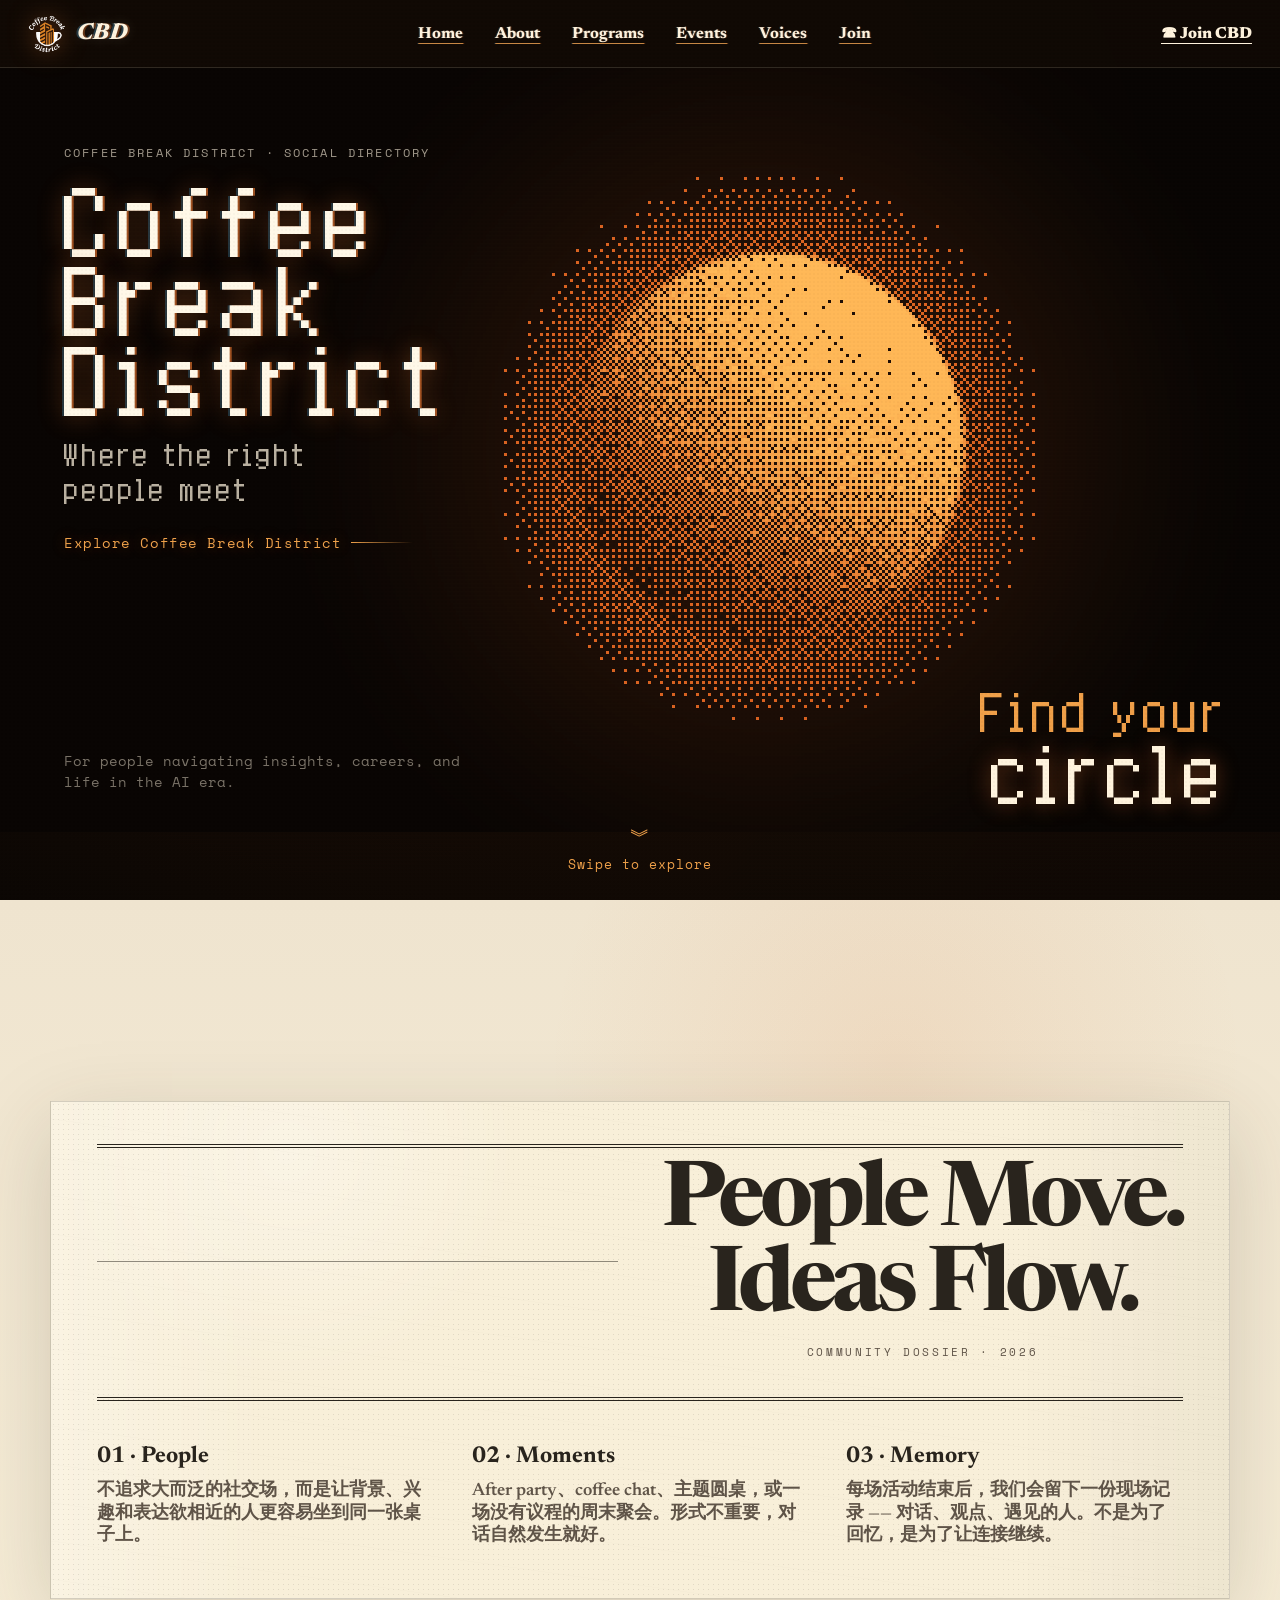
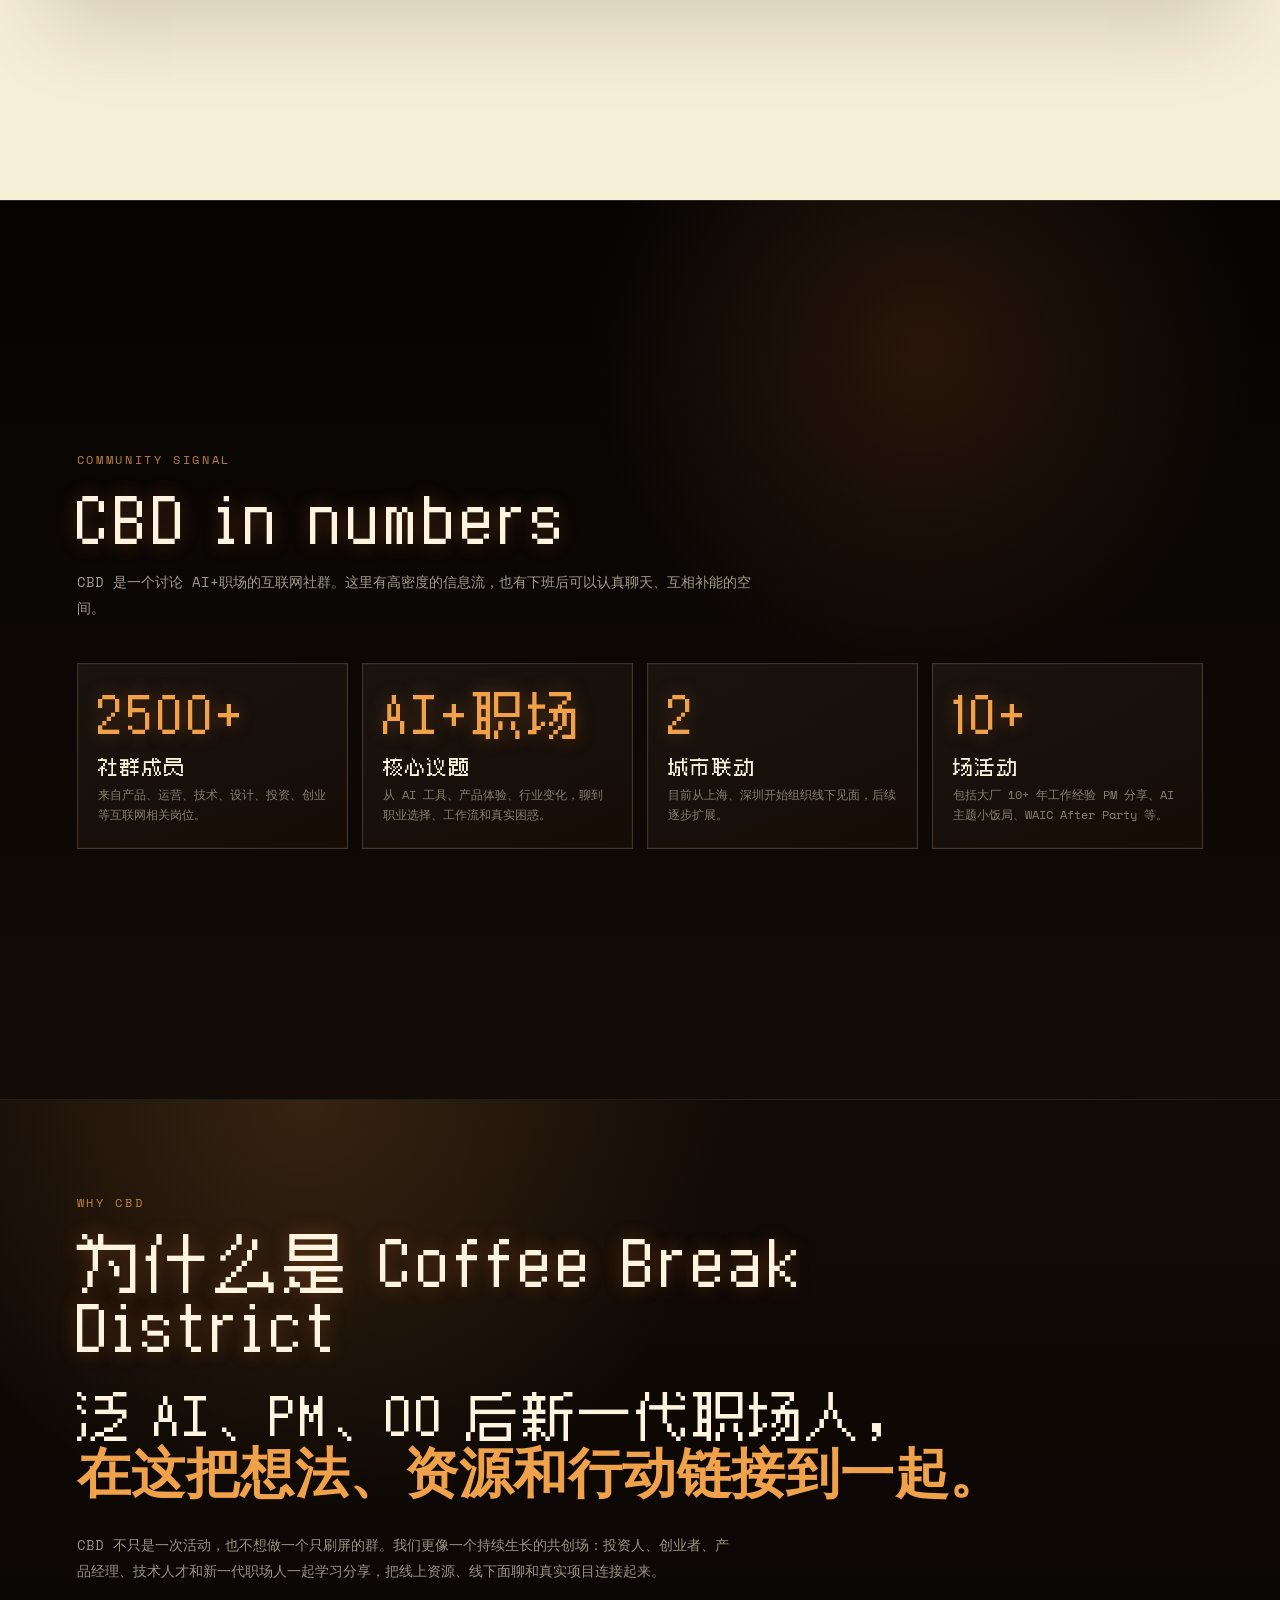
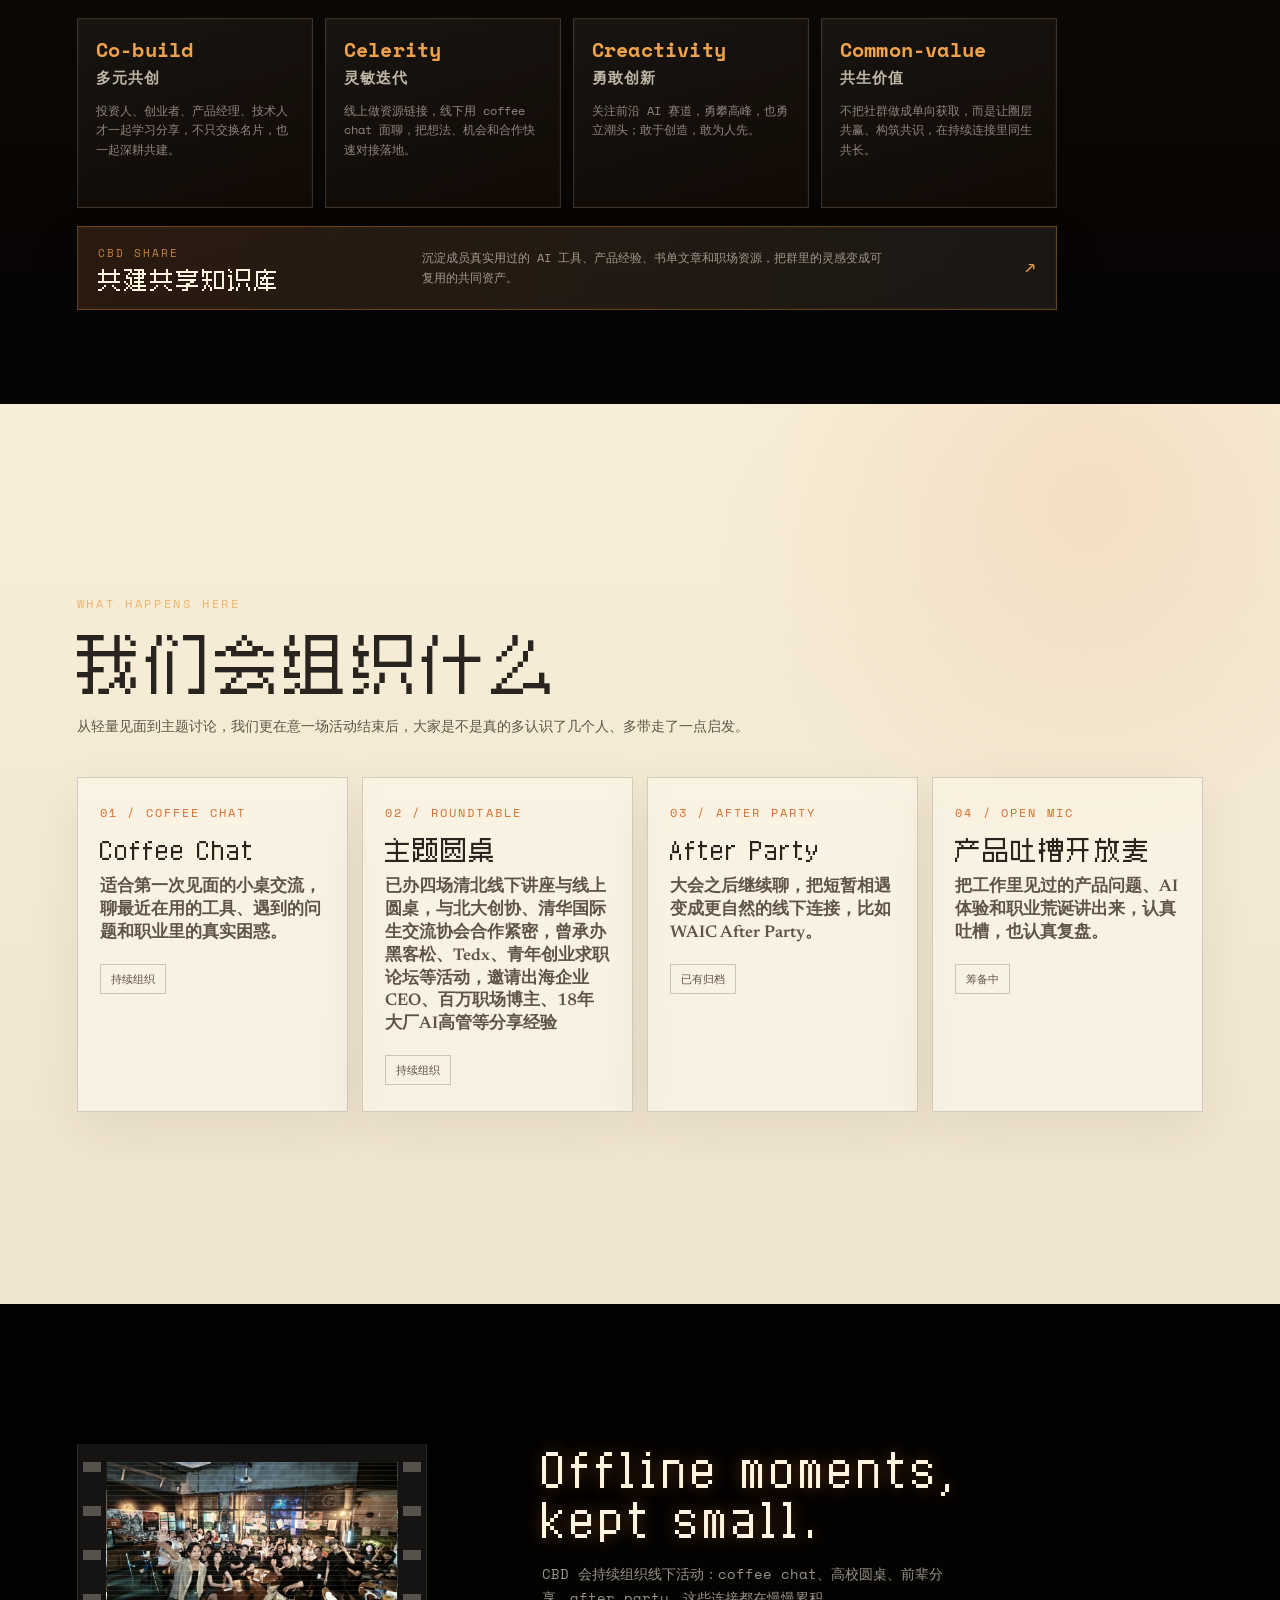
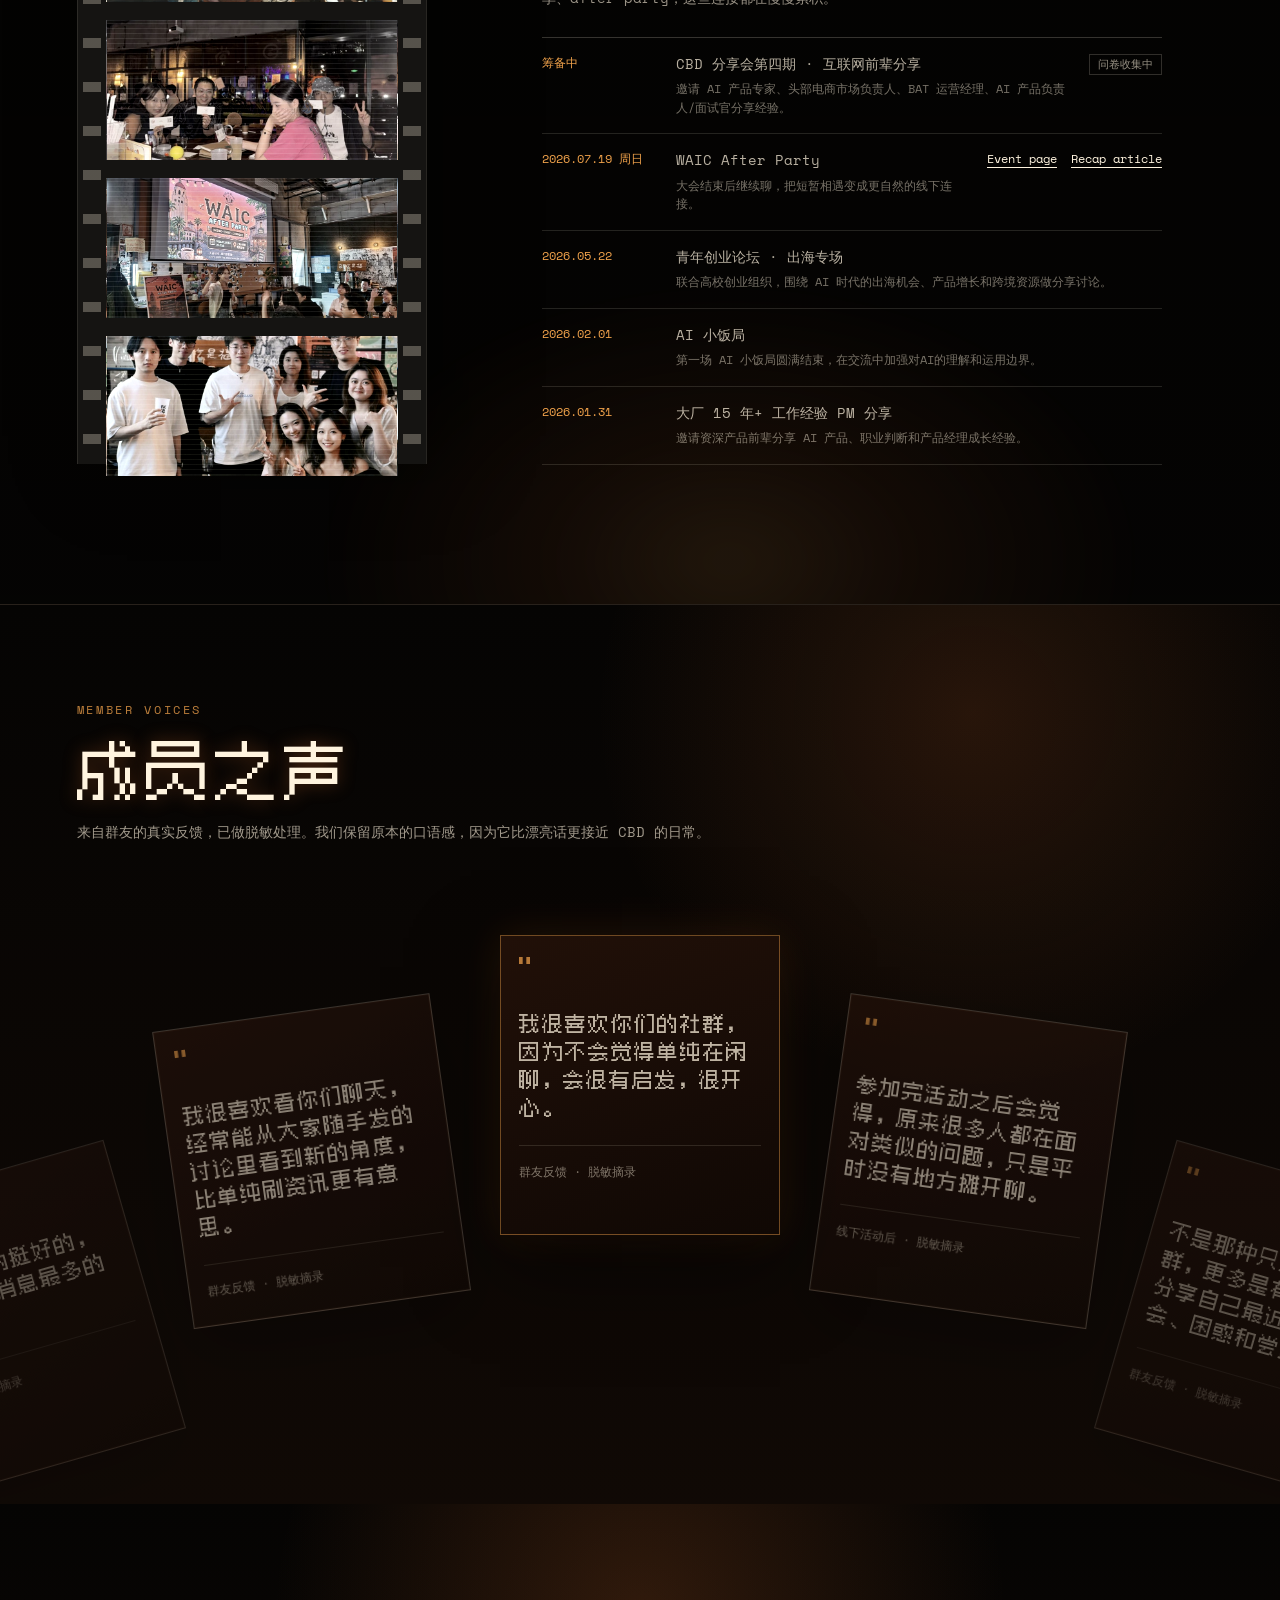
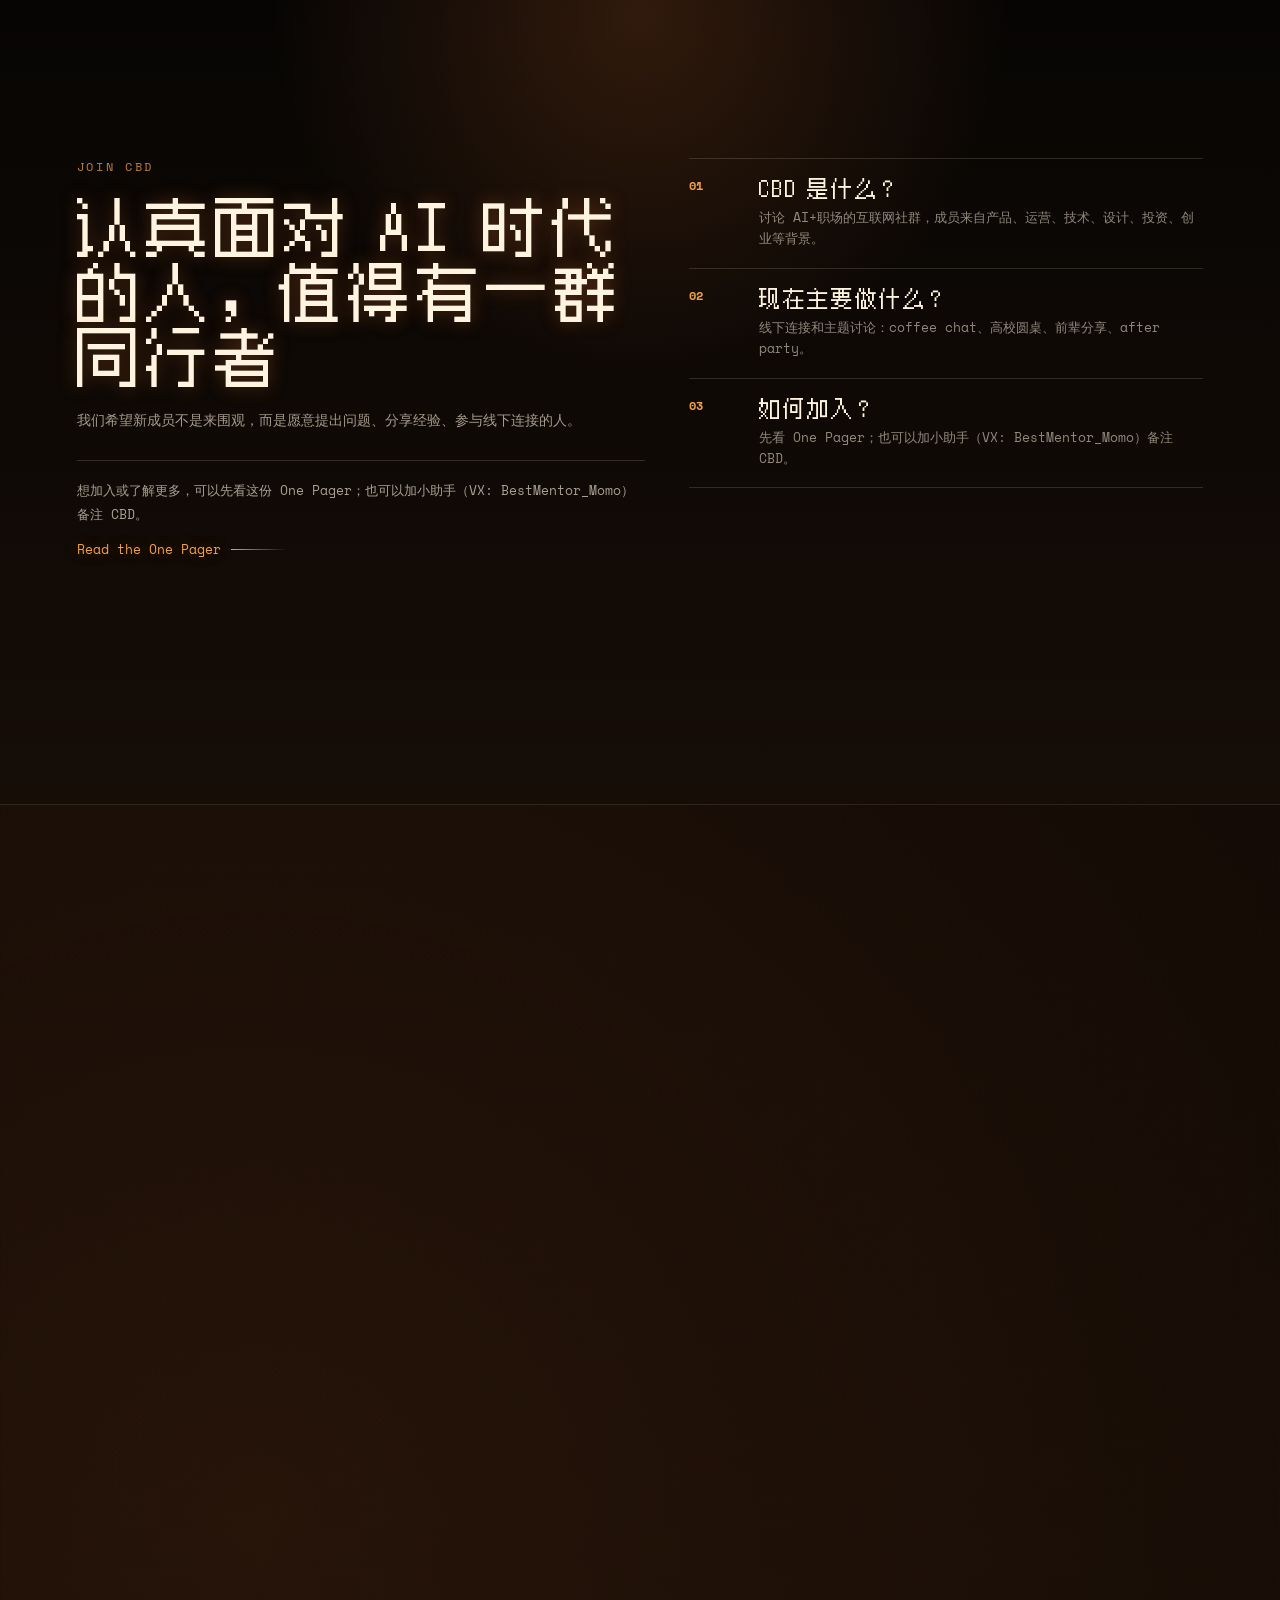
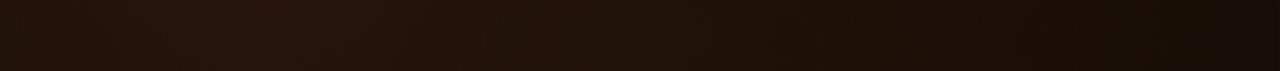
<file: index.html>
<!DOCTYPE html>
<html lang="zh-CN">
<head>
<meta charset="UTF-8" />
<meta name="viewport" content="width=device-width, initial-scale=1.0" />
<meta name="description" content="Coffee Break District 是一个讨论 AI+职场的互联网社群，给打工人一个下班后的充电休憩空间。">
<title>Coffee Break District · CBD</title>
<link rel="preload" href="./assets/fonts/zpix.woff2" as="font" type="font/woff2" crossorigin>
<link rel="preconnect" href="https://fonts.googleapis.com">
<link rel="preconnect" href="https://fonts.gstatic.com" crossorigin>
<link href="https://fonts.googleapis.com/css2?family=DotGothic16&amp;family=Newsreader:opsz,wght@6..72,400;6..72,600;6..72,800&amp;family=Space+Mono:wght@400;700&amp;family=ZCOOL+QingKe+HuangYou&amp;display=swap" rel="stylesheet">
<style>
@font-face{
  font-family:"ZpixLocal";
  src:url("./assets/fonts/zpix.woff2") format("woff2");
  font-weight:400;
  font-style:normal;
  font-display:swap;
}
:root{
  --ink:#29241d;
  --ink-soft:#5f5448;
  --paper:#efe4cf;
  --paper-2:#f8efd9;
  --paper-dark:#d3c5ad;
  --coffee:#1b110a;
  --coffee-2:#2b1a0f;
  --orange:#d76e2d;
  --amber:#f0a24b;
  --cream:#fff4df;
  --line:rgba(41,36,29,.28);
  --line-dark:rgba(255,244,223,.18);
  --serif:"Newsreader", Georgia, "Times New Roman", serif;
  --mono:"Space Mono", ui-monospace, monospace;
  --sans:"PingFang SC", "Microsoft YaHei", "Noto Sans SC", system-ui, sans-serif;
  --pixel:"ZpixLocal", "DotGothic16", "ZCOOL QingKe HuangYou", "Space Mono", "PingFang SC", "Microsoft YaHei", monospace;
}
*{box-sizing:border-box;margin:0;padding:0}
html{
  scroll-behavior:smooth;
  scroll-snap-type:y mandatory;
  scroll-padding-top:0;
}
body{
  min-height:100vh;
  color:var(--ink);
  background:
    radial-gradient(circle at 20% 10%,rgba(215,110,45,.14),transparent 32%),
    linear-gradient(180deg,#080503 0,#0b0704 44%,#c8bdab 44.1%,#b9ad9c 100%);
  font-family:var(--serif);
  overflow-x:hidden;
  -webkit-font-smoothing:antialiased;
}
body::before{
  content:"";
  position:fixed;
  inset:0;
  z-index:60;
  pointer-events:none;
  opacity:.35;
  background:
    repeating-linear-gradient(0deg,rgba(255,255,255,.06) 0 1px,transparent 1px 4px),
    radial-gradient(circle at 25% 40%,transparent 0 42%,rgba(0,0,0,.18) 80%);
  mix-blend-mode:soft-light;
}
body::after{
  content:"";
  position:fixed;
  inset:0;
  z-index:61;
  pointer-events:none;
  opacity:.18;
  background-image:radial-gradient(circle,rgba(0,0,0,.8) .45px,transparent .75px);
  background-size:4px 4px;
}
a{color:inherit}
button,a{touch-action:manipulation}
#character-rain{
  position:fixed;
  inset:0;
  width:100vw;
  height:100vh;
  z-index:0;
  opacity:.32;
  pointer-events:none;
  image-rendering:pixelated;
  transition:opacity .28s ease;
}
body.join-active #character-rain{
  opacity:0;
}
.site{
  position:relative;
  z-index:1;
}
.nav{
  position:fixed;
  inset:0 0 auto;
  z-index:50;
  height:68px;
  display:flex;
  align-items:center;
  justify-content:space-between;
  padding:0 28px;
  color:var(--cream);
  border-bottom:1px solid rgba(255,244,223,.13);
  background:#100904;
  backdrop-filter:none;
}
.brand{
  display:flex;
  align-items:center;
  gap:11px;
  font-family:var(--serif);
  font-style:italic;
  font-size:23px;
  font-weight:800;
  letter-spacing:.02em;
  text-decoration:none;
  text-shadow:2px 0 rgba(215,110,45,.42),-2px 0 rgba(64,144,185,.34),0 0 14px rgba(255,244,223,.16);
}
.brand-mark{
  width:38px;
  height:38px;
  object-fit:contain;
  display:block;
  filter:drop-shadow(0 0 12px rgba(215,110,45,.62));
}
.nav-links{
  display:flex;
  align-items:center;
  gap:32px;
  font-family:var(--serif);
  font-size:16px;
  font-weight:700;
}
.nav-links a{
  color:var(--cream);
  text-decoration:underline;
  text-decoration-color:rgba(240,162,75,.7);
  text-underline-offset:5px;
  text-shadow:1px 0 rgba(215,110,45,.38),-1px 0 rgba(64,144,185,.28);
}
.nav-links a:hover{color:#fff}
.call{
  display:inline-flex;
  align-items:center;
  gap:8px;
  color:var(--cream);
  font-family:var(--serif);
  font-weight:800;
  text-decoration:underline;
  text-underline-offset:5px;
}
.hero{
  position:relative;
  min-height:100vh;
  padding:0;
  color:var(--cream);
  background:
    radial-gradient(circle at 58% 50%,rgba(215,110,45,.30),transparent 20%),
    radial-gradient(circle at 54% 48%,rgba(255,244,223,.12),transparent 8%),
    radial-gradient(120% 88% at 60% 46%,#3a1b08 0%,#170c05 42%,#050403 100%);
  overflow:hidden;
}
#hero-orb{
  position:absolute;
  inset:0;
  width:100%;
  height:100%;
  z-index:1;
  image-rendering:pixelated;
}
.hero::after{
  content:"";
  position:absolute;
  left:0;
  right:0;
  bottom:-1px;
  height:1px;
  background:rgba(255,244,223,.13);
}
.film-column{
  position:absolute;
  left:38px;
  top:88px;
  bottom:38px;
  width:min(31vw,330px);
  min-width:240px;
  z-index:2;
  padding:18px 28px;
  background:#151412;
  border-left:1px solid rgba(255,244,223,.1);
  border-right:1px solid rgba(255,244,223,.08);
  box-shadow:22px 0 80px rgba(0,0,0,.46);
  opacity:.88;
}
.film-column::before,.film-column::after{
  content:"";
  position:absolute;
  top:0;
  bottom:0;
  width:18px;
  background:
    repeating-linear-gradient(180deg,transparent 0 18px,rgba(255,244,223,.28) 18px 28px,transparent 28px 44px);
}
.film-column::before{left:5px}
.film-column::after{right:5px}
.film-frame{
  position:relative;
  height:24%;
  min-height:118px;
  margin:0 0 18px;
  overflow:hidden;
  border:1px solid rgba(255,244,223,.08);
  background:#0a0908;
  filter:saturate(.72) contrast(1.15);
}
.film-frame::before{
  content:"";
  position:absolute;
  inset:0;
  z-index:2;
  background:
    repeating-linear-gradient(0deg,rgba(255,255,255,.16) 0 1px,transparent 1px 5px),
    radial-gradient(circle at 50% 55%,transparent 0 35%,rgba(0,0,0,.42) 74%);
  mix-blend-mode:screen;
  opacity:.55;
}
.film-frame::after{
  content:"";
  position:absolute;
  inset:0;
  background:rgba(255,244,223,.16);
  mix-blend-mode:color;
}
.frame-1{background:url("./assets/events/film-1.jpg") center/cover}
.frame-2{background:url("./assets/events/film-2.jpg") center/cover}
.frame-3{background:url("./assets/events/film-3.jpg") center/cover}
.frame-4{background:url("./assets/events/film-4.jpg") center/cover}
.hero-copy{
  position:absolute;
  inset:0;
  z-index:5;
  min-height:100vh;
  display:block;
  pointer-events:none;
}
.hero-main{
  position:absolute;
  left:5vw;
  top:16vh;
  width:min(620px,56vw);
  padding-left:0;
  z-index:8;
}
.kicker{
  font-family:var(--mono);
  color:rgba(255,244,223,.62);
  font-size:12px;
  letter-spacing:.18em;
  text-transform:uppercase;
  margin-bottom:18px;
}
.hero h1{
  font-family:var(--pixel);
  font-size:clamp(48px,7.2vw,112px);
  font-weight:400;
  line-height:.86;
  letter-spacing:.015em;
  color:#fff8e8;
  text-shadow:
    2px 0 rgba(215,110,45,.7),
    -2px 0 rgba(64,144,185,.3),
    0 0 24px rgba(215,110,45,.42);
}
.quote-mark{display:none}
.hero-sub{
  margin-top:20px;
  max-width:580px;
  color:rgba(255,244,223,.72);
  font-family:var(--pixel);
  font-size:clamp(20px,2.35vw,36px);
  line-height:1.18;
}
.hero-actions{
  position:relative;
  display:flex;
  flex-wrap:wrap;
  gap:12px;
  margin-top:24px;
  z-index:9;
  pointer-events:auto;
}
.hero-link{
  display:inline-flex;
  align-items:center;
  gap:10px;
  color:var(--amber);
  font-family:var(--mono);
  font-size:14px;
  letter-spacing:.04em;
  text-decoration:none;
  text-shadow:0 0 14px rgba(215,110,45,.38);
}
.hero-link::after{
  content:"";
  width:62px;
  height:1px;
  background:linear-gradient(90deg,var(--amber),transparent);
}
.hero-link:hover{color:var(--cream)}
.hero-builder{
  position:absolute;
  left:5vw;
  bottom:12vh;
  z-index:6;
  max-width:430px;
  pointer-events:none;
}
.hero-builder h3{
  font-family:var(--pixel);
  font-size:26px;
  margin-bottom:8px;
  color:var(--amber);
  text-shadow:0 0 16px rgba(215,110,45,.45);
}
.hero-builder span{
  display:block;
  color:rgba(255,244,223,.46);
  font-family:var(--mono);
  font-size:14px;
  line-height:1.5;
}
.hero-join{
  position:absolute;
  right:4vw;
  bottom:10vh;
  z-index:6;
  text-align:right;
  pointer-events:none;
}
.hero-join .small{
  font-family:var(--pixel);
  font-size:clamp(28px,4vw,58px);
  color:var(--amber);
}
.hero-join .big{
  font-family:var(--pixel);
  font-size:clamp(38px,6vw,88px);
  line-height:.95;
  color:var(--cream);
  text-shadow:0 0 20px rgba(215,110,45,.55);
}
.swipe{
  position:absolute;
  left:50%;
  bottom:26px;
  transform:translateX(-50%);
  z-index:6;
  text-align:center;
  color:var(--amber);
  font-family:var(--mono);
  font-size:13px;
  letter-spacing:1px;
}
.swipe .chev{
  display:block;
  margin-bottom:4px;
  font-size:20px;
  animation:bob 1.6s infinite;
}
@keyframes bob{0%,100%{transform:translateY(0)}50%{transform:translateY(6px)}}
.btn{
  display:inline-flex;
  align-items:center;
  min-height:44px;
  padding:0 17px;
  border:1px solid rgba(255,244,223,.28);
  background:rgba(255,244,223,.06);
  color:var(--cream);
  font-family:var(--mono);
  font-size:13px;
  text-decoration:none;
  backdrop-filter:blur(10px);
}
.btn.primary{
  color:#1c120b;
  border-color:rgba(240,162,75,.88);
  background:linear-gradient(180deg,#ffd492,var(--orange));
  font-weight:700;
}
.signal-object{
  position:absolute;
  left:50%;
  top:50%;
  transform:translate(-36%,-45%);
  z-index:3;
  width:min(520px,42vw);
  height:min(520px,42vw);
  opacity:.82;
  filter:drop-shadow(0 0 34px rgba(240,162,75,.18));
}
.signal-ring,.signal-cup,.signal-grid{position:absolute}
.signal-ring{
  inset:6px;
  border:2px solid rgba(255,244,223,.20);
  border-radius:50%;
  animation:spin 28s linear infinite;
  background:
    radial-gradient(circle at 50% 50%,rgba(0,0,0,.85) 0 32%,transparent 33%),
    radial-gradient(circle at 50% 50%,rgba(240,162,75,.18),transparent 56%),
    repeating-radial-gradient(circle at 50% 50%,rgba(255,244,223,.10) 0 2px,transparent 2px 7px);
}
.signal-ring::before,.signal-ring::after{
  content:"";
  position:absolute;
  inset:28px;
  border:1px dashed rgba(240,162,75,.32);
  border-radius:50%;
}
.signal-ring::after{inset:62px;border-style:solid}
.signal-cup{
  left:50%;
  top:50%;
  transform:translate(-50%,-38%);
  width:88px;
  height:70px;
  border:2px solid rgba(255,244,223,.78);
  border-top:0;
  border-radius:0 0 18px 18px;
  box-shadow:inset 0 0 22px rgba(215,110,45,.24);
}
.signal-cup::before{
  content:"";
  position:absolute;
  right:-28px;
  top:12px;
  width:25px;
  height:25px;
  border:2px solid rgba(255,244,223,.58);
  border-left:0;
  border-radius:0 14px 14px 0;
}
.signal-grid{
  left:50%;
  top:43%;
  transform:translateX(-50%);
  width:78px;
  height:10px;
  background:repeating-linear-gradient(90deg,var(--amber) 0 4px,transparent 4px 8px);
  opacity:.75;
}
@keyframes spin{to{transform:rotate(360deg)}}
.paper-section{
  position:relative;
  min-height:100vh;
  display:flex;
  align-items:center;
  justify-content:center;
  padding:86px 24px;
  background:
    radial-gradient(circle at 70% 18%,rgba(215,110,45,.1),transparent 30%),
    linear-gradient(180deg,var(--paper) 0,var(--paper-2) 100%);
}
.paper{
  position:relative;
  width:min(1180px,100%);
  margin:0 auto;
  padding:42px 46px 50px;
  background:
    linear-gradient(90deg,rgba(255,255,255,.24),transparent 18% 82%,rgba(0,0,0,.04)),
    radial-gradient(circle at 20% 10%,rgba(255,255,255,.32),transparent 22%),
    var(--paper-2);
  border:1px solid rgba(41,36,29,.18);
  box-shadow:0 24px 80px rgba(55,44,28,.18);
  overflow:hidden;
}
.paper::before{
  content:"";
  position:absolute;
  inset:0;
  pointer-events:none;
  opacity:.26;
  background:
    repeating-linear-gradient(8deg,transparent 0 18px,rgba(41,36,29,.035) 18px 19px,transparent 19px 38px),
    radial-gradient(circle,rgba(41,36,29,.42) .45px,transparent .7px);
  background-size:auto,5px 5px;
}
.paper-header{
  position:relative;
  display:grid;
  grid-template-columns:1fr auto 1fr;
  align-items:center;
  gap:22px;
  padding:14px 0;
  border-top:4px double var(--ink);
  border-bottom:4px double var(--ink);
  text-align:center;
}
.paper-header::before,.paper-header::after{content:"";height:1px;background:var(--ink);opacity:.5}
.paper-title{
  font-family:var(--serif);
  font-size:clamp(36px,7vw,96px);
  line-height:.95;
  letter-spacing:-.055em;
  color:var(--ink);
}
.paper-sub{
  margin-top:12px;
  font-family:var(--mono);
  color:var(--ink-soft);
  letter-spacing:.24em;
  text-transform:uppercase;
  font-size:11px;
}
.columns{
  position:relative;
  display:grid;
  grid-template-columns:repeat(3,1fr);
  gap:38px;
  margin-top:44px;
}
.column h3{
  margin-bottom:12px;
  font-size:23px;
  line-height:1;
  color:var(--ink);
}
.column p{
  color:var(--ink-soft);
  font-size:18px;
  line-height:1.25;
  font-weight:600;
}
.impact-section{
  position:relative;
  min-height:100vh;
  display:flex;
  flex-direction:column;
  justify-content:center;
  padding:96px clamp(22px,6vw,84px);
  color:var(--cream);
  background:
    radial-gradient(circle at 72% 16%,rgba(215,110,45,.16),transparent 28%),
    linear-gradient(180deg,#050403,#130b06);
  border-top:1px solid rgba(255,244,223,.12);
  border-bottom:1px solid rgba(255,244,223,.10);
}
.section-label{
  font-family:var(--mono);
  color:rgba(240,162,75,.78);
  font-size:12px;
  letter-spacing:.22em;
  text-transform:uppercase;
  margin-bottom:18px;
}
.section-title{
  font-family:var(--pixel);
  font-size:clamp(34px,5vw,72px);
  font-weight:400;
  line-height:1.02;
  color:var(--cream);
  text-shadow:0 0 18px rgba(215,110,45,.36);
  -webkit-font-smoothing:none;
  text-rendering:optimizeSpeed;
}
.section-copy{
  max-width:700px;
  margin-top:18px;
  color:rgba(255,244,223,.62);
  font-family:var(--mono);
  font-size:14px;
  line-height:1.85;
}
.impact-grid{
  display:grid;
  grid-template-columns:repeat(4,1fr);
  gap:14px;
  margin-top:42px;
}
.impact-card{
  min-height:168px;
  padding:24px 20px;
  border:1px solid rgba(255,244,223,.16);
  background:linear-gradient(160deg,rgba(255,244,223,.055),rgba(215,110,45,.035));
  box-shadow:0 0 0 1px rgba(215,110,45,.05) inset;
}
.impact-value{
  font-family:var(--pixel);
  font-size:clamp(34px,4vw,56px);
  line-height:1;
  color:var(--amber);
  text-shadow:0 0 18px rgba(215,110,45,.38);
  -webkit-font-smoothing:none;
  text-rendering:optimizeSpeed;
}
.impact-name{
  margin-top:16px;
  font-family:var(--pixel);
  font-size:20px;
  font-weight:400;
  line-height:1.1;
  -webkit-font-smoothing:none;
  text-rendering:optimizeSpeed;
}
.impact-note{
  margin-top:8px;
  color:rgba(255,244,223,.48);
  font-family:var(--mono);
  font-size:12px;
  line-height:1.6;
}
.impact-section .section-title{
  font-family:var(--pixel);
  letter-spacing:0;
  -webkit-font-smoothing:none;
  text-rendering:optimizeSpeed;
}
.impact-card:nth-child(2) .impact-value{
  font-family:var(--pixel);
  -webkit-font-smoothing:none;
  text-rendering:optimizeSpeed;
}
.why-section{
  position:relative;
  min-height:100vh;
  padding:94px clamp(22px,6vw,84px);
  color:var(--cream);
  background:
    radial-gradient(circle at 24% 0,rgba(240,162,75,.16),transparent 32%),
    linear-gradient(180deg,#130b06,#050403);
}
.why-inner{
  max-width:980px;
}
.why-statement{
  margin-top:24px;
  font-family:var(--pixel);
  font-size:clamp(30px,4.2vw,64px);
  line-height:1.12;
  letter-spacing:-.025em;
  -webkit-font-smoothing:none;
  text-rendering:optimizeSpeed;
}
.why-statement em{
  color:var(--amber);
  font-family:var(--sans);
  font-weight:700;
  font-style:normal;
  letter-spacing:.01em;
  -webkit-font-smoothing:antialiased;
  text-rendering:auto;
}
.why-foot{
  max-width:660px;
  margin-top:28px;
  color:rgba(255,244,223,.58);
  font-family:var(--mono);
  font-size:14px;
  line-height:1.85;
}
.why-values{
  display:grid;
  grid-template-columns:repeat(4,1fr);
  gap:12px;
  margin-top:34px;
}
.why-value{
  display:block;
  min-height:190px;
  padding:20px 18px;
  border:1px solid rgba(255,244,223,.15);
  background:linear-gradient(160deg,rgba(255,244,223,.055),rgba(215,110,45,.04));
  box-shadow:0 0 0 1px rgba(215,110,45,.05) inset;
}
.why-value strong{
  display:block;
  color:var(--amber);
  font-family:var(--mono);
  font-size:clamp(17px,1.55vw,23px);
  font-weight:700;
  line-height:1.1;
  letter-spacing:.01em;
  -webkit-font-smoothing:antialiased;
  text-rendering:auto;
}
.why-value span{
  display:block;
  margin-top:8px;
  color:rgba(255,244,223,.72);
  font-family:var(--sans);
  font-size:15px;
  font-weight:700;
  line-height:1.2;
  letter-spacing:.08em;
  -webkit-font-smoothing:antialiased;
  text-rendering:auto;
}
.why-value p{
  margin-top:14px;
  color:rgba(255,244,223,.52);
  font-family:var(--mono);
  font-size:12px;
  line-height:1.65;
}
.why-knowledge{
  display:flex;
  align-items:center;
  justify-content:space-between;
  gap:24px;
  margin-top:18px;
  padding:18px 20px;
  color:inherit;
  text-decoration:none;
  border:1px solid rgba(240,162,75,.30);
  background:
    linear-gradient(90deg,rgba(215,110,45,.13),rgba(255,244,223,.045)),
    rgba(255,244,223,.035);
  box-shadow:0 0 0 1px rgba(215,110,45,.05) inset,0 18px 48px rgba(0,0,0,.16);
  transition:transform .22s ease,border-color .22s ease,background .22s ease;
}
.why-knowledge:hover,
.why-knowledge:focus-visible{
  transform:translateY(-3px);
  border-color:rgba(240,162,75,.58);
  background:
    linear-gradient(90deg,rgba(215,110,45,.18),rgba(255,244,223,.06)),
    rgba(255,244,223,.045);
  outline:0;
}
.why-knowledge small{
  display:block;
  color:rgba(240,162,75,.78);
  font-family:var(--mono);
  font-size:11px;
  letter-spacing:.18em;
  text-transform:uppercase;
}
.why-knowledge strong{
  display:block;
  margin-top:6px;
  color:var(--cream);
  font-family:var(--pixel);
  font-size:24px;
  font-weight:400;
  line-height:1;
  -webkit-font-smoothing:none;
  text-rendering:optimizeSpeed;
}
.why-knowledge p{
  max-width:460px;
  margin:0;
  color:rgba(255,244,223,.58);
  font-family:var(--mono);
  font-size:12px;
  line-height:1.65;
}
.why-knowledge-arrow{
  flex:0 0 auto;
  color:var(--amber);
  font-family:var(--mono);
  font-size:20px;
}
.program-section{
  position:relative;
  min-height:100vh;
  display:flex;
  flex-direction:column;
  justify-content:center;
  padding:96px clamp(22px,6vw,84px);
  color:var(--ink);
  background:
    radial-gradient(circle at 85% 10%,rgba(215,110,45,.12),transparent 28%),
    linear-gradient(180deg,var(--paper-2),var(--paper));
}
.program-grid{
  display:grid;
  grid-template-columns:repeat(4,1fr);
  gap:14px;
  margin-top:38px;
}
.program-card{
  min-height:286px;
  padding:26px 22px;
  border:1px solid rgba(41,36,29,.18);
  background:rgba(255,250,240,.48);
  box-shadow:0 18px 48px rgba(55,44,28,.08);
}
.program-no{
  font-family:var(--mono);
  color:var(--orange);
  font-size:12px;
  letter-spacing:.18em;
}
.program-card h3{
  margin-top:16px;
  font-family:var(--pixel);
  font-size:26px;
  line-height:.98;
  font-weight:400;
  -webkit-font-smoothing:none;
  text-rendering:optimizeSpeed;
}
.program-card p{
  margin-top:14px;
  color:var(--ink-soft);
  font-size:17px;
  line-height:1.35;
  font-weight:600;
}
.program-status{
  display:inline-flex;
  margin-top:18px;
  padding:6px 10px;
  border:1px solid rgba(41,36,29,.22);
  color:var(--ink-soft);
  font-family:var(--mono);
  font-size:11px;
}
.join-section{
  position:relative;
  display:flex;
  flex-direction:column;
  justify-content:center;
  align-items:stretch;
  min-height:100vh;
  height:100vh;
  padding:68px clamp(22px,6vw,84px) 56px;
  color:var(--cream);
  background:
    radial-gradient(circle at 50% 12%,rgba(215,110,45,.20),transparent 36%),
    linear-gradient(180deg,#050403,#160d07);
  overflow:hidden;
}
.join-layout{
  width:100%;
  display:grid;
  grid-template-columns:minmax(0,1.05fr) minmax(300px,.95fr);
  gap:44px;
  align-items:start;
}
.join-steps{
  display:grid;
  gap:12px;
  margin-top:30px;
}
.join-step{
  display:grid;
  grid-template-columns:86px minmax(0,1fr);
  gap:18px;
  padding:18px 0;
  border-top:1px solid rgba(255,244,223,.14);
}
.join-step:last-child{border-bottom:1px solid rgba(255,244,223,.14)}
.join-step strong{
  color:var(--amber);
  font-family:var(--mono);
  font-size:12px;
}
.join-step h3{
  font-family:var(--pixel);
  font-size:24px;
  line-height:1;
  font-weight:400;
  -webkit-font-smoothing:none;
  text-rendering:optimizeSpeed;
}
.join-step p{
  margin-top:8px;
  color:rgba(255,244,223,.54);
  font-family:var(--mono);
  font-size:13px;
  line-height:1.7;
}
.join-cta{
  margin-top:28px;
  padding:18px 0 0;
  border-top:1px solid rgba(255,244,223,.14);
  color:rgba(255,244,223,.64);
  font-family:var(--mono);
  font-size:13px;
  line-height:1.8;
}
.join-cta a{
  display:inline-flex;
  align-items:center;
  gap:10px;
  margin-top:12px;
  color:var(--amber);
  text-decoration:none;
  text-shadow:0 0 14px rgba(215,110,45,.38);
}
.join-cta a::after{
  content:"";
  width:56px;
  height:1px;
  background:linear-gradient(90deg,var(--amber),transparent);
}
.faq-list{
  border-top:1px solid rgba(255,244,223,.14);
}
.faq-item{
  padding:18px 0;
  border-bottom:1px solid rgba(255,244,223,.14);
}
.faq-item h3{
  font-family:var(--pixel);
  font-size:22px;
  color:var(--cream);
  font-weight:400;
  -webkit-font-smoothing:none;
  text-rendering:optimizeSpeed;
}
.faq-item p{
  margin-top:8px;
  color:rgba(255,244,223,.54);
  font-family:var(--mono);
  font-size:13px;
  line-height:1.75;
}
.join-guide{
  border-top:1px solid rgba(255,244,223,.14);
}
.guide-item{
  display:grid;
  grid-template-columns:54px minmax(0,1fr);
  gap:16px;
  padding:18px 0;
  border-bottom:1px solid rgba(255,244,223,.14);
}
.guide-item strong{
  color:var(--amber);
  font-family:var(--mono);
  font-size:12px;
}
.guide-item h3{
  font-family:var(--pixel);
  font-size:22px;
  color:var(--cream);
  font-weight:400;
  -webkit-font-smoothing:none;
  text-rendering:optimizeSpeed;
}
.guide-item p{
  margin-top:8px;
  color:rgba(255,244,223,.54);
  font-family:var(--mono);
  font-size:13px;
  line-height:1.65;
}
.voices-section{
  position:relative;
  min-height:100vh;
  padding:96px clamp(22px,6vw,84px);
  color:var(--cream);
  background:
    radial-gradient(circle at 76% 12%,rgba(215,110,45,.16),transparent 30%),
    linear-gradient(180deg,#050403,#100905);
  border-top:1px solid rgba(255,244,223,.10);
}
.voices-head{
  max-width:760px;
}
.voice-grid{
  position:relative;
  display:flex;
  align-items:center;
  justify-content:center;
  margin-top:16px;
  min-height:470px;
  padding:34px 20px 56px;
  perspective:1400px;
}
/* ── Fan card base ── */
.voice-card{
  position:absolute;
  width:clamp(200px,22vw,280px);
  min-height:300px;
  padding:20px 18px;
  border:1px solid rgba(255,244,223,.24);
  background:
    linear-gradient(160deg,#211008 0%,#160b06 62%,#100804 100%);
  box-shadow:0 24px 70px rgba(0,0,0,.40),0 0 0 1px rgba(240,162,75,.04) inset;
  transform-origin:center 130%;
  transition:transform .28s cubic-bezier(.22,.68,0,1.2), box-shadow .22s ease, border-color .22s ease, opacity .22s ease;
  will-change:transform;
  backface-visibility:hidden;
  cursor:default;
}
.voice-card.is-centered{cursor:pointer}
/* fan positions: 5 visible cards, rest hidden */
.voice-card:nth-child(n+6){ display:none }

/* center */
.voice-card:nth-child(1){
  transform:rotate(0deg) translateY(0px);
  z-index:10;
  opacity:1;
  border-color:rgba(240,162,75,.42);
  box-shadow:0 32px 80px rgba(0,0,0,.50),0 0 40px rgba(215,110,45,.14);
}
/* 1 left */
.voice-card:nth-child(2){
  transform:rotate(-8deg) translateX(-86%) translateY(30px);
  z-index:7;
  opacity:.76;
}
/* 2 left */
.voice-card:nth-child(3){
  transform:rotate(-16deg) translateX(-166%) translateY(66px);
  z-index:5;
  opacity:.46;
}
/* 1 right */
.voice-card:nth-child(4){
  transform:rotate(8deg) translateX(86%) translateY(30px);
  z-index:7;
  opacity:.76;
}
/* 2 right */
.voice-card:nth-child(5){
  transform:rotate(16deg) translateX(166%) translateY(66px);
  z-index:5;
  opacity:.46;
}
/* hover lift */
.voice-card:not(:nth-child(1)):hover{
  z-index:9;
  opacity:1;
  box-shadow:0 32px 80px rgba(0,0,0,.50),0 0 28px rgba(215,110,45,.12);
}
.voice-card.is-centered{
  border-color:rgba(240,162,75,.42);
}
.voice-mark{
  font-family:var(--pixel);
  font-size:44px;
  line-height:.7;
  color:var(--amber);
  opacity:.72;
  -webkit-font-smoothing:none;
  text-rendering:optimizeSpeed;
}
.voice-card p{
  margin-top:22px;
  color:rgba(255,244,223,.72);
  font-family:var(--pixel);
  font-size:21px;
  line-height:1.34;
  font-weight:400;
  -webkit-font-smoothing:none;
  text-rendering:optimizeSpeed;
}
.voice-meta{
  margin-top:24px;
  padding-top:16px;
  border-top:1px solid rgba(255,244,223,.12);
  color:rgba(255,244,223,.46);
  font-family:var(--mono);
  font-size:12px;
  line-height:1.7;
}
.voice-cloud{
  display:flex;
  flex-wrap:wrap;
  gap:9px;
  margin-top:18px;
  max-width:980px;
}
.voice-cloud span{
  display:inline-flex;
  align-items:center;
  min-height:30px;
  padding:6px 12px;
  border:1px solid rgba(255,244,223,.14);
  border-radius:999px;
  color:rgba(255,244,223,.70);
  background:rgba(255,244,223,.045);
  font-family:var(--mono);
  font-size:12px;
  line-height:1;
  white-space:nowrap;
}
.voice-cloud .hot{
  color:var(--amber);
  border-color:rgba(240,162,75,.36);
  background:rgba(215,110,45,.10);
  text-shadow:0 0 14px rgba(215,110,45,.28);
}
.voice-cloud span:nth-child(3n){
  font-size:13px;
}
.voice-cloud span:nth-child(4n){
  opacity:.78;
}
.voice-cloud span:nth-child(5n){
  transform:translateY(2px);
}
.film-section{
  position:relative;
  min-height:100vh;
  display:flex;
  align-items:center;
  justify-content:flex-start;
  gap:clamp(54px,9vw,132px);
  padding:94px clamp(28px,6vw,84px);
  background:#050403;
  overflow:hidden;
}
.hero,
.paper-section,
.impact-section,
.why-section,
.program-section,
.film-section,
.voices-section,
.join-section{
  scroll-snap-align:start;
  scroll-snap-stop:always;
  scroll-margin-top:0;
}
.film-section::before{
  content:"";
  position:absolute;
  inset:0;
  background:
    linear-gradient(180deg,rgba(0,0,0,.45),rgba(0,0,0,.12));
}
.film-section::after{
  content:"";
  position:absolute;
  left:20%;
  right:6%;
  bottom:-28%;
  height:68%;
  z-index:1;
  pointer-events:none;
  background:
    radial-gradient(ellipse at 50% 52%,rgba(240,162,75,.28) 0%,rgba(215,110,45,.16) 28%,transparent 68%);
  filter:blur(18px);
  opacity:.44;
  transform:scale(.92);
  animation:filmGlowBreath 5.8s ease-in-out infinite;
}
@keyframes filmGlowBreath{
  0%,100%{
    opacity:.24;
    transform:scale(.88) translateY(10px);
  }
  50%{
    opacity:.62;
    transform:scale(1.08) translateY(-4px);
  }
}
.film-column--event{
  position:relative;
  left:auto;
  top:auto;
  bottom:auto;
  width:min(32vw,350px);
  height:620px;
  min-width:285px;
  flex:0 0 auto;
}
.film-belt{
  position:relative;
  z-index:2;
  width:122vw;
  max-width:1560px;
  height:310px;
  display:flex;
  align-items:center;
  gap:18px;
  padding:34px 44px;
  background:#11100f;
  border-top:2px solid #25211e;
  border-bottom:2px solid #25211e;
  box-shadow:0 28px 100px rgba(0,0,0,.68),0 0 0 1px rgba(255,244,223,.08) inset;
  transform:perspective(1100px) rotateY(-18deg) rotateZ(-3deg);
}
.film-belt::before,.film-belt::after{
  content:"";
  position:absolute;
  left:0;
  right:0;
  height:22px;
  background:repeating-linear-gradient(90deg,transparent 0 22px,#d8c9af 22px 34px,transparent 34px 52px);
  opacity:.5;
}
.film-belt::before{top:6px}
.film-belt::after{bottom:6px}
.film-card{
  position:relative;
  height:210px;
  min-width:330px;
  overflow:hidden;
  background:#222;
  border:1px solid rgba(255,244,223,.16);
}
.film-card::after{
  content:"";
  position:absolute;
  inset:0;
  background:
    repeating-linear-gradient(0deg,rgba(255,255,255,.08) 0 1px,transparent 1px 4px),
    linear-gradient(120deg,transparent,rgba(255,255,255,.2),transparent);
  mix-blend-mode:screen;
  opacity:.45;
}
.card-a{background:url("https://copilot-cn.bytedance.net/api/ide/v1/text_to_image?prompt=cinematic%20website%20visual%20for%20a%20premium%20career%20community%20coffee%20chat%2C%20warm%20orange%20cinema%20lighting%2C%20grainy%20film%2C%20editorial%2C%20no%20text&image_size=landscape_16_9") center/cover}
.card-b{background:url("https://copilot-cn.bytedance.net/api/ide/v1/text_to_image?prompt=cinematic%20website%20visual%20of%20a%20small%20founder%20roundtable%20in%20a%20quiet%20bar%2C%20warm%20orange%20practical%20lights%2C%20grainy%20film%2C%20no%20text&image_size=landscape_16_9") center/cover}
.card-c{background:url("https://copilot-cn.bytedance.net/api/ide/v1/text_to_image?prompt=cinematic%20website%20visual%20of%20urban%20professionals%20networking%20after%20a%20technology%20conference%2C%20documentary%20film%20grain%2C%20warm%20orange%2C%20no%20text&image_size=landscape_16_9") center/cover}
.card-d{background:url("https://copilot-cn.bytedance.net/api/ide/v1/text_to_image?prompt=cinematic%20website%20visual%20of%20coffee%20cups%20notes%20and%20name%20cards%20on%20a%20table%2C%20premium%20community%20event%2C%20film%20grain%2C%20no%20text&image_size=landscape_16_9") center/cover}
.card-label{
  position:absolute;
  left:14px;
  bottom:12px;
  z-index:2;
  color:var(--cream);
  font-family:var(--mono);
  font-size:12px;
  text-shadow:0 2px 12px rgba(0,0,0,.8);
}
.event-panel{
  position:relative;
  z-index:3;
  width:min(620px,calc(100% - 48px));
  padding:0;
  color:var(--cream);
  background:transparent;
  border:0;
  backdrop-filter:none;
}
.event-panel h2{
  font-family:var(--pixel);
  font-size:clamp(30px,3.8vw,56px);
  font-weight:400;
  line-height:1.04;
  letter-spacing:.02em;
  text-shadow:0 0 16px rgba(215,110,45,.45);
}
.event-panel p{
  margin-top:18px;
  max-width:420px;
  color:rgba(255,244,223,.60);
  font-family:var(--mono);
  font-size:14px;
  line-height:1.75;
}
.event-list{
  margin-top:26px;
  max-width:620px;
  border-top:1px solid rgba(255,244,223,.20);
}
.event-item{
  display:grid;
  grid-template-columns:118px minmax(0,1fr) auto;
  gap:16px;
  align-items:start;
  padding:16px 0;
  border-bottom:1px solid rgba(255,244,223,.13);
  font-family:var(--mono);
  color:rgba(255,244,223,.72);
}
.event-date{
  color:var(--amber);
  font-size:12px;
}
.event-name{
  display:block;
  font-size:14px;
  line-height:1.45;
}
.event-desc{
  display:block;
  margin-top:6px;
  color:rgba(255,244,223,.46);
  font-size:12px;
  line-height:1.55;
}
.event-link{
  color:var(--cream);
  font-size:12px;
  text-decoration:underline;
  text-underline-offset:4px;
}
.event-actions{
  display:flex;
  gap:14px;
  justify-content:flex-end;
  white-space:nowrap;
}
.event-status{
  display:inline-flex;
  padding:4px 8px;
  border:1px solid rgba(255,244,223,.18);
  color:rgba(255,244,223,.58);
  font-size:11px;
  line-height:1;
}
.event-panel .btn{margin-top:28px}
.reveal{
  opacity:0;
  transform:translateY(22px);
  transition:opacity .7s ease,transform .7s ease;
}
.reveal.visible{opacity:1;transform:translateY(0)}
@media(max-width:900px){
  .voice-grid{
    min-height:420px;
    padding:60px 10px 40px;
  }
  .voice-card{
    width:clamp(180px,44vw,240px);
    min-height:260px;
    padding:16px 14px;
  }
  .voice-card:nth-child(2){transform:rotate(-10deg) translateX(-62%) translateY(24px)}
  .voice-card:nth-child(3){transform:rotate(-20deg) translateX(-118%) translateY(54px)}
  .voice-card:nth-child(4){transform:rotate(10deg) translateX(62%) translateY(24px)}
  .voice-card:nth-child(5){transform:rotate(20deg) translateX(118%) translateY(54px)}
  .nav{height:58px;padding:0 16px}
  .brand{font-size:18px}
  .brand-mark{width:32px;height:32px}
  .nav-links{display:none}
  .call{font-size:14px}
  .hero{min-height:92vh}
  #character-rain{opacity:.2}
  .film-column{
    left:14px;
    right:14px;
    top:auto;
    bottom:18px;
    width:auto;
    min-width:0;
    height:148px;
    display:flex;
    gap:10px;
    padding:14px 24px;
    overflow:hidden;
    opacity:.52;
  }
  .film-column::before,.film-column::after{
    top:0;
    bottom:0;
    width:16px;
  }
  .film-frame{
    height:100%;
    min-width:156px;
    min-height:0;
    margin:0;
  }
  .hero-copy{
    min-height:92vh;
  }
  .hero-main{
    left:16px;
    top:12vh;
    width:calc(100vw - 32px);
    padding:0;
    margin-top:0;
  }
  .hero h1{
    font-size:clamp(48px,17vw,84px);
    line-height:.86;
  }
  .hero-sub{
    font-size:16px;
    max-width:90vw;
  }
  .hero-actions{
    position:relative;
    top:auto;
    margin-top:24px;
  }
  .signal-object{
    left:auto;
    right:-28px;
    top:43vh;
    transform:none;
    width:190px;
    height:190px;
    opacity:.36;
  }
  .hero-builder{
    left:16px;
    bottom:112px;
    max-width:58vw;
  }
  .hero-builder h3{font-size:20px}
  .hero-builder span{font-size:12px}
  .hero-join{
    right:16px;
    bottom:70px;
  }
  .hero-join .small{font-size:26px}
  .hero-join .big{font-size:34px}
  .swipe{bottom:18px;font-size:11px}
  .signal-cup{
    left:50%;
    top:50%;
    transform:translate(-50%,-38%) scale(.72);
    transform-origin:center;
  }
  .signal-grid{
    left:50%;
    top:43%;
    transform:translateX(-50%) scale(.72);
    transform-origin:center;
  }
  .paper-section{padding:46px 12px}
  .paper{padding:28px 18px 30px}
  .paper-header{display:block}
  .paper-header::before,.paper-header::after{display:none}
  .paper-title{font-size:clamp(42px,14vw,72px)}
  .paper-sub{letter-spacing:.14em}
  .columns{grid-template-columns:1fr;gap:24px;margin-top:30px}
  .column p{font-size:16px;line-height:1.35}
  .impact-section,.why-section,.program-section,.join-section{
    padding:58px 16px;
  }
  .section-title{
    font-size:clamp(32px,12vw,54px);
  }
  .section-copy,.why-foot{
    font-size:13px;
    line-height:1.7;
  }
  .impact-grid,.program-grid,.why-values{
    grid-template-columns:1fr;
    gap:12px;
    margin-top:28px;
  }
  .impact-card,.program-card,.why-value{
    min-height:auto;
    padding:20px 18px;
  }
  .why-statement{
    font-size:clamp(30px,10vw,48px);
  }
  .join-layout{
    grid-template-columns:1fr;
    gap:34px;
  }
  /* voice grid handled in fan section above */
  .join-step{
    grid-template-columns:1fr;
    gap:8px;
  }
  .film-section{
    min-height:92vh;
    padding:56px 16px 28px;
    display:block;
  }
  .film-column--event{
    position:relative;
    left:auto;
    right:auto;
    top:auto;
    bottom:auto;
    width:min(320px,calc(100vw - 32px));
    height:460px;
    min-width:0;
    display:block;
    margin:0 auto 24px;
    opacity:.88;
  }
  .film-column--event .film-frame{
    height:24%;
    min-width:0;
    min-height:88px;
    margin:0 0 12px;
  }
  .film-belt{
    width:210vw;
    height:230px;
    padding:28px 34px;
    transform:perspective(900px) rotateY(-14deg) rotateZ(-4deg) translateX(18vw);
  }
  .film-card{height:158px;min-width:238px}
  .event-panel{
    padding:0 4px 10px;
    text-align:left;
  }
  .event-panel h2{font-size:32px}
  .event-panel p{font-size:13px;line-height:1.65}
  .event-list{margin-top:20px}
  .event-item{
    grid-template-columns:1fr;
    gap:6px;
    padding:14px 0;
  }
  .event-actions{
    justify-content:flex-start;
    flex-wrap:wrap;
    gap:12px;
  }
}
@media(max-width:640px){
  html{
    height:100%;
    overflow-y:scroll;
    scroll-snap-type:y mandatory;
    scroll-padding-top:48px;
  }
  #character-rain{
    display:none;
  }
  .hero,
  .paper-section,
  .impact-section,
  .why-section,
  .program-section,
  .film-section,
  .voices-section,
  .join-section{
    scroll-snap-align:start;
    scroll-snap-stop:always;
    scroll-margin-top:0;
  }
  .nav{
    height:48px;
    padding:0 14px;
    background:#100904;
  }
  .brand{
    gap:7px;
    font-size:15px;
  }
  .brand-mark{
    width:26px;
    height:26px;
  }
  .call{
    font-size:12px;
  }
  .hero,
  .hero-copy{
    height:var(--snap-vh, 100dvh);
    min-height:var(--snap-vh, 100dvh);
    max-height:var(--snap-vh, 100dvh);
  }
  .hero-main{
    top:8dvh;
    width:90vw;
  }
  .hero h1{
    font-size:clamp(38px,13vw,58px);
  }
  .hero-sub{
    position:absolute;
    left:0;
    top:64dvh;
    margin-top:0;
    padding:0;
    font-size:14px;
    max-width:230px;
    opacity:.78;
    background:none;
    text-shadow:0 2px 14px rgba(0,0,0,.82),0 0 12px rgba(215,110,45,.20);
  }
  .hero-actions{
    position:absolute;
    left:0;
    top:72dvh;
    margin-top:0;
  }
  .hero-link{
    padding:0;
    font-size:11px;
    max-width:230px;
    line-height:1.35;
    background:none;
    text-shadow:0 2px 14px rgba(0,0,0,.82),0 0 12px rgba(215,110,45,.25);
  }
  .hero-link::after{
    width:42px;
  }
  .hero-builder,
  .hero-join,
  .swipe{
    display:none;
  }
  .film-column{
    height:104px;
    bottom:10px;
    padding:10px 18px;
  }
  .film-frame{
    min-width:118px;
  }
  .paper-section{
    height:var(--snap-vh, 100dvh);
    min-height:var(--snap-vh, 100dvh);
    max-height:var(--snap-vh, 100dvh);
    padding:56px 10px 34px;
    display:flex;
    align-items:center;
    justify-content:center;
    overflow:hidden;
  }
  .paper{
    width:100%;
    padding:22px 14px 24px;
  }
  .paper-title{
    font-size:clamp(34px,11vw,50px);
    line-height:.92;
  }
  .paper-sub{
    margin-top:16px;
    font-size:10px;
  }
  .columns{
    gap:15px;
    margin-top:24px;
  }
  .column h3{
    font-size:17px;
  }
  .column p{
    font-size:13px;
    line-height:1.38;
  }
  .impact-section,
  .why-section,
  .program-section,
  .film-section,
  .join-section,
  .voices-section{
    height:var(--snap-vh, 100dvh);
    min-height:var(--snap-vh, 100dvh);
    max-height:var(--snap-vh, 100dvh);
    padding:72px 14px 24px;
    display:flex;
    flex-direction:column;
    justify-content:flex-start;
    overflow:hidden;
  }
  .impact-section{
    justify-content:center;
    padding-top:58px;
    padding-bottom:38px;
  }
  .why-section{
    justify-content:center;
    padding-top:58px;
    padding-bottom:36px;
  }
  .voices-section{
    justify-content:center;
    overflow:hidden;
  }
  .section-label{
    margin-bottom:10px;
    font-size:10px;
  }
  .section-title{
    font-size:clamp(26px,8.4vw,38px);
    line-height:1;
  }
  .section-copy,
  .why-foot,
  .event-panel p{
    margin-top:12px;
    font-size:12px;
    line-height:1.55;
  }
  .impact-grid{
    grid-template-columns:repeat(2,minmax(0,1fr));
    gap:10px;
    margin-top:20px;
  }
  .program-grid,
  .why-values{
    grid-template-columns:repeat(2,minmax(0,1fr));
    gap:8px;
    margin-top:14px;
  }
  .why-values{
    gap:12px;
    margin-top:22px;
  }
  .impact-card,
  .program-card,
  .why-value,
  .voice-card{
    padding:12px 11px;
  }
  .impact-card{
    min-height:176px;
    padding:16px 12px;
  }
  .why-value{
    min-height:84px;
    padding:16px 13px;
  }
  .impact-value{
    font-size:clamp(24px,7.4vw,32px);
  }
  .impact-name{
    margin-top:8px;
    font-size:14px;
  }
  .impact-note,
  .why-value p,
  .event-desc{
    font-size:10.5px;
    line-height:1.4;
  }
  .why-statement{
    margin-top:16px;
    font-size:clamp(21px,6vw,28px);
    line-height:1.2;
  }
  .why-foot{
    display:none;
  }
  .why-value strong{
    font-size:15px;
  }
  .why-value span{
    margin-top:5px;
    font-size:12px;
  }
  .why-value p{
    display:none;
  }
  .why-knowledge{
    gap:10px;
    margin-top:12px;
    padding:12px 13px;
  }
  .why-knowledge small{
    font-size:9px;
    letter-spacing:.14em;
  }
  .why-knowledge strong{
    margin-top:4px;
    font-size:17px;
  }
  .why-knowledge p{
    display:none;
  }
  .why-knowledge-arrow{
    font-size:16px;
  }
  .program-card h3,
  .join-step h3,
  .faq-item h3,
  .guide-item h3{
    font-size:16px;
  }
  .program-card p{
    display:-webkit-box;
    -webkit-line-clamp:2;
    line-clamp:2;
    -webkit-box-orient:vertical;
    overflow:hidden;
    margin-top:8px;
    font-size:11.5px;
    line-height:1.35;
  }
  .program-status,
  .event-status{
    margin-top:10px;
    font-size:10px;
  }
  .film-section{
    height:calc(100svh - 48px);
    min-height:calc(100svh - 48px);
    max-height:calc(100svh - 48px);
    height:calc(100dvh - 48px);
    min-height:calc(100dvh - 48px);
    max-height:calc(100dvh - 48px);
  }
  .film-column--event{
    display:none;
  }
  .film-column--event .film-frame{
    min-height:0;
    height:calc(25% - 8px);
    margin-bottom:8px;
  }
  .event-panel{
    width:100%;
    padding:0;
  }
  .event-panel h2{
    font-size:26px;
  }
  .event-list{
    margin-top:12px;
  }
  .event-item{
    grid-template-columns:76px minmax(0,1fr);
    gap:8px 10px;
    padding:8px 0;
  }
  .event-name{
    font-size:12px;
  }
  .event-desc{
    display:-webkit-box;
    -webkit-line-clamp:2;
    line-clamp:2;
    -webkit-box-orient:vertical;
    overflow:hidden;
  }
  .event-actions,
  .event-status{
    grid-column:2;
  }
  .voice-grid{
    min-height:318px;
    padding:24px 4px 30px;
    perspective:900px;
  }
  .voice-card{
    width:clamp(168px,52vw,206px);
    min-height:220px;
    padding:14px 13px;
    transition:transform .26s cubic-bezier(.22,.68,0,1.2), box-shadow .2s ease, border-color .2s ease;
  }
  /* 3-card fan on mobile */
  .voice-card:nth-child(3){ display:none }
  .voice-card:nth-child(5){ display:none }
  .voice-card:nth-child(2){ transform:rotate(-10deg) translateX(-96%) translateY(28px) }
  .voice-card:nth-child(4){ transform:rotate(10deg)  translateX(96%)  translateY(28px) }
  .voice-mark{
    font-size:28px;
    line-height:.8;
  }
  .voice-card p{
    margin-top:14px;
    font-size:14px;
    line-height:1.38;
  }
  .voice-meta{
    margin-top:10px;
    padding-top:8px;
    font-size:10px;
  }
  .join-layout{
    gap:12px;
  }
  .join-steps{
    margin-top:18px;
    gap:6px;
  }
  .join-step{
    padding:12px 0;
  }
  .join-step p,
  .join-cta,
  .faq-item p,
  .guide-item p{
    font-size:12px;
    line-height:1.55;
  }
  .faq-item{
    padding:12px 0;
  }
  .join-guide{
    border-top:0;
  }
  .guide-item{
    grid-template-columns:34px minmax(0,1fr);
    gap:10px;
    padding:10px 0;
  }
  .guide-item strong{
    font-size:10px;
  }
  .guide-item p{
    margin-top:4px;
  }
  .join-cta{
    margin-top:12px;
    padding-top:10px;
  }
  .join-cta a{
    margin-top:8px;
  }
  .join-guide{
    display:grid;
    gap:7px;
  }
  .guide-item{
    border:1px solid rgba(255,244,223,.12);
    padding:10px;
  }
}
@media(prefers-reduced-motion:reduce){
  *,*::before,*::after{animation:none!important;transition:none!important;scroll-behavior:auto!important}
}
</style>
</head>
<body>
<canvas id="character-rain" aria-hidden="true"></canvas>
<div class="site">
  <header class="nav">
    <a class="brand" href="#top" aria-label="Coffee Break District 首页"><img class="brand-mark" src="./cbd-logo-cutout.png?v=20260729-logo" alt="" />CBD</a>
    <nav class="nav-links" aria-label="主导航">
      <a href="#top">Home</a>
      <a href="#why">About</a>
      <a href="#programs">Programs</a>
      <a href="#film">Events</a>
      <a href="#voices">Voices</a>
      <a href="#join">Join</a>
    </nav>
    <a class="call" href="https://my.feishu.cn/wiki/MKbAw4iRbiP59EkaNzdcoAbtnEh" target="_blank" rel="noopener">☎ Join CBD</a>
  </header>

  <main id="top">
    <section class="hero">
      <canvas id="hero-orb" aria-hidden="true"></canvas>
      <div class="hero-copy">
        <div class="hero-main reveal">
          <div class="kicker">Coffee Break District · Social Directory</div>
          <h1>Coffee<br>Break<br>District</h1>
          <p class="hero-sub">Where the right<br>people meet</p>
          <div class="hero-actions">
            <a class="hero-link" href="#dossier">Explore Coffee Break District</a>
          </div>
        </div>
      </div>
      <div class="hero-builder">
        <span>For people navigating insights, careers, and life in the AI era.</span>
      </div>
      <div class="hero-join">
        <div class="small">Find your</div>
        <div class="big">circle</div>
      </div>
      <div class="swipe"><span class="chev">︾</span>Swipe to explore</div>
    </section>

    <section class="paper-section" id="dossier">
      <article class="paper reveal">
        <header class="paper-header">
          <div></div>
          <div>
            <h2 class="paper-title">People Move.<br>Ideas Flow.</h2>
            <div class="paper-sub">Community Dossier · 2026</div>
          </div>
          <div></div>
        </header>
        <div class="columns">
          <section class="column">
            <h3>01 · People</h3>
            <p>不追求大而泛的社交场，而是让背景、兴趣和表达欲相近的人更容易坐到同一张桌子上。</p>
          </section>
          <section class="column">
            <h3>02 · Moments</h3>
            <p>After party、coffee chat、主题圆桌，或一场没有议程的周末聚会。形式不重要，对话自然发生就好。</p>
          </section>
          <section class="column">
            <h3>03 · Memory</h3>
            <p>每场活动结束后，我们会留下一份现场记录 —— 对话、观点、遇见的人。不是为了回忆，是为了让连接继续。</p>
          </section>
        </div>
      </article>
    </section>

    <section class="impact-section" id="impact">
      <div class="reveal">
        <div class="section-label">Community Signal</div>
        <h2 class="section-title">CBD in numbers</h2>
        <p class="section-copy">CBD 是一个讨论 AI+职场的互联网社群。这里有高密度的信息流，也有下班后可以认真聊天、互相补能的空间。</p>
      </div>
      <div class="impact-grid reveal" aria-label="CBD 社群数据">
        <div class="impact-card">
          <div class="impact-value">2500+</div>
          <div class="impact-name">社群成员</div>
          <div class="impact-note">来自产品、运营、技术、设计、投资、创业等互联网相关岗位。</div>
        </div>
        <div class="impact-card">
          <div class="impact-value">AI+职场</div>
          <div class="impact-name">核心议题</div>
          <div class="impact-note">从 AI 工具、产品体验、行业变化，聊到职业选择、工作流和真实困惑。</div>
        </div>
        <div class="impact-card">
          <div class="impact-value">2</div>
          <div class="impact-name">城市联动</div>
          <div class="impact-note">目前从上海、深圳开始组织线下见面，后续逐步扩展。</div>
        </div>
        <div class="impact-card">
          <div class="impact-value">10+</div>
          <div class="impact-name">场活动</div>
          <div class="impact-note">包括大厂 10+ 年工作经验 PM 分享、AI 主题小饭局、WAIC After Party 等。</div>
        </div>
      </div>
    </section>

    <section class="why-section" id="why">
      <div class="why-inner reveal">
        <div class="section-label">Why CBD</div>
        <h2 class="section-title">为什么是 Coffee Break District</h2>
        <p class="why-statement">
          泛 AI、PM、00 后新一代职场人，<br>
          <em>在这把想法、资源和行动链接到一起。</em>
        </p>
        <p class="why-foot">CBD 不只是一次活动，也不想做一个只刷屏的群。我们更像一个持续生长的共创场：投资人、创业者、产品经理、技术人才和新一代职场人一起学习分享，把线上资源、线下面聊和真实项目连接起来。</p>
        <div class="why-values" aria-label="CBD 社群关键词">
          <article class="why-value">
            <strong>Co-build</strong>
            <span>多元共创</span>
            <p>投资人、创业者、产品经理、技术人才一起学习分享，不只交换名片，也一起深耕共建。</p>
          </article>
          <article class="why-value">
            <strong>Celerity</strong>
            <span>灵敏迭代</span>
            <p>线上做资源链接，线下用 coffee chat 面聊，把想法、机会和合作快速对接落地。</p>
          </article>
          <article class="why-value">
            <strong>Creactivity</strong>
            <span>勇敢创新</span>
            <p>关注前沿 AI 赛道，勇攀高峰，也勇立潮头；敢于创造，敢为人先。</p>
          </article>
          <article class="why-value">
            <strong>Common-value</strong>
            <span>共生价值</span>
            <p>不把社群做成单向获取，而是让圈层共赢、构筑共识，在持续连接里同生共长。</p>
          </article>
        </div>
        <a class="why-knowledge" href="./share/" aria-label="打开 CBD Share 共建共享知识库">
          <span>
            <small>CBD Share</small>
            <strong>共建共享知识库</strong>
          </span>
          <p>沉淀成员真实用过的 AI 工具、产品经验、书单文章和职场资源，把群里的灵感变成可复用的共同资产。</p>
          <span class="why-knowledge-arrow">↗</span>
        </a>
      </div>
    </section>

    <section class="program-section" id="programs">
      <div class="reveal">
        <div class="section-label">What Happens Here</div>
        <h2 class="section-title" style="color:var(--ink);text-shadow:none">我们会组织什么</h2>
        <p class="section-copy" style="color:var(--ink-soft)">从轻量见面到主题讨论，我们更在意一场活动结束后，大家是不是真的多认识了几个人、多带走了一点启发。</p>
      </div>
      <div class="program-grid reveal">
        <article class="program-card">
          <div class="program-no">01 / COFFEE CHAT</div>
          <h3>Coffee Chat</h3>
          <p>适合第一次见面的小桌交流，聊最近在用的工具、遇到的问题和职业里的真实困惑。</p>
          <span class="program-status">持续组织</span>
        </article>
        <article class="program-card">
          <div class="program-no">02 / ROUNDTABLE</div>
          <h3>主题圆桌</h3>
          <p>已办四场清北线下讲座与线上圆桌，与北大创协、清华国际生交流协会合作紧密，曾承办黑客松、Tedx、青年创业求职论坛等活动，邀请出海企业CEO、百万职场博主、18年大厂AI高管等分享经验</p>
          <span class="program-status">持续组织</span>
        </article>
        <article class="program-card">
          <div class="program-no">03 / AFTER PARTY</div>
          <h3>After Party</h3>
          <p>大会之后继续聊，把短暂相遇变成更自然的线下连接，比如 WAIC After Party。</p>
          <span class="program-status">已有归档</span>
        </article>
        <article class="program-card">
          <div class="program-no">04 / OPEN MIC</div>
          <h3>产品吐槽开放麦</h3>
          <p>把工作里见过的产品问题、AI 体验和职业荒诞讲出来，认真吐槽，也认真复盘。</p>
          <span class="program-status">筹备中</span>
        </article>
      </div>
    </section>

    <section class="film-section" id="film">
      <aside class="film-column film-column--event reveal" aria-label="CBD 活动胶片预览">
        <div class="film-frame frame-1"></div>
        <div class="film-frame frame-2"></div>
        <div class="film-frame frame-3"></div>
        <div class="film-frame frame-4"></div>
      </aside>
      <aside class="event-panel reveal">
        <h2>Offline moments,<br>kept small.</h2>
        <p>CBD 会持续组织线下活动：coffee chat、高校圆桌、前辈分享、after party，这些连接都在慢慢累积。</p>
        <div class="event-list" aria-label="活动列表">
          <div class="event-item">
            <span class="event-date">筹备中</span>
            <span class="event-copy">
              <span class="event-name">CBD 分享会第四期 · 互联网前辈分享</span>
              <span class="event-desc">邀请 AI 产品专家、头部电商市场负责人、BAT 运营经理、AI 产品负责人/面试官分享经验。</span>
            </span>
            <span class="event-status">问卷收集中</span>
          </div>
          <div class="event-item">
            <span class="event-date">2026.07.19 周日</span>
            <span class="event-copy">
              <span class="event-name">WAIC After Party</span>
              <span class="event-desc">大会结束后继续聊，把短暂相遇变成更自然的线下连接。</span>
            </span>
            <span class="event-actions">
              <a class="event-link" href="./cbd_waic_party.html">Event page</a>
              <a class="event-link" href="./waic-after-party-recap.html">Recap article</a>
            </span>
          </div>
          <div class="event-item">
            <span class="event-date">2026.05.22</span>
            <span class="event-copy">
              <span class="event-name">青年创业论坛 · 出海专场</span>
              <span class="event-desc">联合高校创业组织，围绕 AI 时代的出海机会、产品增长和跨境资源做分享讨论。</span>
            </span>
          </div>
          <div class="event-item">
            <span class="event-date">2026.02.01</span>
            <span class="event-copy">
              <span class="event-name">AI 小饭局</span>
              <span class="event-desc">第一场 AI 小饭局圆满结束，在交流中加强对AI的理解和运用边界。</span>
            </span>
          </div>
          <div class="event-item">
            <span class="event-date">2026.01.31</span>
            <span class="event-copy">
              <span class="event-name">大厂 15 年+ 工作经验 PM 分享</span>
              <span class="event-desc">邀请资深产品前辈分享 AI 产品、职业判断和产品经理成长经验。</span>
            </span>
          </div>
        </div>
      </aside>
    </section>

    <section class="voices-section" id="voices">
      <div class="voices-head reveal">
        <div class="section-label">Member Voices</div>
        <h2 class="section-title">成员之声</h2>
        <p class="section-copy">来自群友的真实反馈，已做脱敏处理。我们保留原本的口语感，因为它比漂亮话更接近 CBD 的日常。</p>
      </div>
      <div class="voice-grid reveal" aria-label="成员反馈">
        <article class="voice-card">
          <div class="voice-mark">"</div>
          <p>我很喜欢你们的社群，因为不会觉得单纯在闲聊，会很有启发，很开心。</p>
          <div class="voice-meta">群友反馈 · 脱敏摘录</div>
        </article>
        <article class="voice-card">
          <div class="voice-mark">"</div>
          <p>我很喜欢看你们聊天，经常能从大家随手发的讨论里看到新的角度，比单纯刷资讯更有意思。</p>
          <div class="voice-meta">群友反馈 · 脱敏摘录</div>
        </article>
        <article class="voice-card">
          <div class="voice-mark">"</div>
          <p>这个社群真的挺好的，是我目前看消息最多的一个群。</p>
          <div class="voice-meta">群友反馈 · 脱敏摘录</div>
        </article>
        <article class="voice-card">
          <div class="voice-mark">"</div>
          <p>有时候下班已经很累了，但看到群里在聊 AI 产品、求职和项目，还是会忍不住点进去看。</p>
          <div class="voice-meta">日常聊天 · 脱敏摘录</div>
        </article>
        <article class="voice-card">
          <div class="voice-mark">"</div>
          <p>比起只看公众号总结，我更喜欢这里有人把自己的判断和踩坑讲出来，信息会更具体。</p>
          <div class="voice-meta">群友反馈 · 脱敏摘录</div>
        </article>
        <article class="voice-card">
          <div class="voice-mark">"</div>
          <p>线下见过一次之后，再回到群里聊天就不一样了，会更愿意接话，也更敢问问题。</p>
          <div class="voice-meta">线下活动后 · 脱敏摘录</div>
        </article>
        <article class="voice-card">
          <div class="voice-mark">"</div>
          <p>我觉得 CBD 最好的地方是没有那么端着，大家可以认真聊职业，也可以很自然地互相介绍资源。</p>
          <div class="voice-meta">群友反馈 · 脱敏摘录</div>
        </article>
        <article class="voice-card">
          <div class="voice-mark">"</div>
          <p>每次有人抛一个问题，后面总会接出好几条不同视角，对我判断行业变化挺有帮助的。</p>
          <div class="voice-meta">日常聊天 · 脱敏摘录</div>
        </article>
        <article class="voice-card">
          <div class="voice-mark">"</div>
          <p>不是那种只发广告的群，更多是有人在认真分享自己最近看到的机会、困惑和尝试。</p>
          <div class="voice-meta">群友反馈 · 脱敏摘录</div>
        </article>
        <article class="voice-card">
          <div class="voice-mark">"</div>
          <p>参加完活动之后会觉得，原来很多人都在面对类似的问题，只是平时没有地方摊开聊。</p>
          <div class="voice-meta">线下活动后 · 脱敏摘录</div>
        </article>
      </div>
    </section>

    <section class="join-section" id="join">
      <div class="join-layout">
        <div class="reveal">
          <div class="section-label">Join CBD</div>
          <h2 class="section-title">认真面对 AI 时代的人，值得有一群同行者</h2>
          <p class="section-copy">我们希望新成员不是来围观，而是愿意提出问题、分享经验、参与线下连接的人。</p>
          <div class="join-cta">
            <p>想加入或了解更多，可以先看这份 One Pager；也可以加小助手（VX: BestMentor_Momo）备注 CBD。</p>
            <a href="https://my.feishu.cn/wiki/MKbAw4iRbiP59EkaNzdcoAbtnEh" target="_blank" rel="noopener">Read the One Pager</a>
          </div>
        </div>
        <div class="join-guide reveal" aria-label="加入路径与常见问题">
          <div class="guide-item">
            <strong>01</strong>
            <div><h3>CBD 是什么？</h3><p>讨论 AI+职场的互联网社群，成员来自产品、运营、技术、设计、投资、创业等背景。</p></div>
          </div>
          <div class="guide-item">
            <strong>02</strong>
            <div><h3>现在主要做什么？</h3><p>线下连接和主题讨论：coffee chat、高校圆桌、前辈分享、after party。</p></div>
          </div>
          <div class="guide-item">
            <strong>03</strong>
            <div><h3>如何加入？</h3><p>先看 One Pager；也可以加小助手（VX: BestMentor_Momo）备注 CBD。</p></div>
          </div>
        </div>
      </div>
    </section>
  </main>
</div>

<script>
(() => {
  const canvas = document.getElementById('hero-orb');
  if (!canvas) return;
  const gl = canvas.getContext('webgl');
  if (!gl) {
    canvas.style.background = 'radial-gradient(circle at 60% 50%, rgba(215,110,45,.45), transparent 30%)';
    return;
  }

  const vertex = 'attribute vec2 p; void main(){ gl_Position = vec4(p,0.0,1.0); }';
  const fragment = `
    precision highp float;
    uniform vec2 uRes;
    uniform float uTime;

    float bayer(vec2 c){
      vec2 p = floor(mod(c,8.0));
      float i = p.x + p.y*8.0;
      float m[64];
      m[0]=0.0;m[1]=32.0;m[2]=8.0;m[3]=40.0;m[4]=2.0;m[5]=34.0;m[6]=10.0;m[7]=42.0;
      m[8]=48.0;m[9]=16.0;m[10]=56.0;m[11]=24.0;m[12]=50.0;m[13]=18.0;m[14]=58.0;m[15]=26.0;
      m[16]=12.0;m[17]=44.0;m[18]=4.0;m[19]=36.0;m[20]=14.0;m[21]=46.0;m[22]=6.0;m[23]=38.0;
      m[24]=60.0;m[25]=28.0;m[26]=52.0;m[27]=20.0;m[28]=62.0;m[29]=30.0;m[30]=54.0;m[31]=22.0;
      m[32]=3.0;m[33]=35.0;m[34]=11.0;m[35]=43.0;m[36]=1.0;m[37]=33.0;m[38]=9.0;m[39]=41.0;
      m[40]=51.0;m[41]=19.0;m[42]=59.0;m[43]=27.0;m[44]=49.0;m[45]=17.0;m[46]=57.0;m[47]=25.0;
      m[48]=15.0;m[49]=47.0;m[50]=7.0;m[51]=39.0;m[52]=13.0;m[53]=45.0;m[54]=5.0;m[55]=37.0;
      m[56]=63.0;m[57]=31.0;m[58]=55.0;m[59]=23.0;m[60]=61.0;m[61]=29.0;m[62]=53.0;m[63]=21.0;
      float v = 0.0;
      for(int k=0;k<64;k++){ if(float(k)==i) v=m[k]; }
      return (v+0.5)/64.0;
    }

    float orb(vec2 uv, out float glow){
      vec2 c = uv - vec2(0.60,0.50);
      c.x *= uRes.x/uRes.y;
      float r = length(c)*1.62;
      float body = 1.0 - smoothstep(0.34,0.365,r);
      vec3 n = normalize(vec3(c, sqrt(max(0.0,0.13-dot(c,c)))));
      vec3 light = normalize(vec3(0.45,0.58,0.68));
      float diff = max(dot(n,light),0.0);
      float grain = fract(sin(dot(floor(uv*310.0 + uTime*2.2),vec2(12.9898,78.233)))*43758.5453);
      float lum = body*(pow(diff,1.08)*0.98 + grain*0.15);
      float ring = smoothstep(0.52,0.365,r)-smoothstep(0.365,0.34,r);
      lum += ring*0.35;
      glow = smoothstep(0.92,0.30,r);
      return clamp(lum,0.0,1.0);
    }

    void main(){
      float px = 3.0;
      vec2 frag = gl_FragCoord.xy;
      vec2 uv = floor(frag/px)*px/uRes;
      float glow;
      float lum = orb(uv, glow);
      float bw = step(bayer(floor(frag/px)), lum);
      vec3 hot = vec3(1.00,0.72,0.34);
      vec3 warm = vec3(0.86,0.39,0.13);
      vec3 dark = mix(vec3(0.035,0.020,0.012), vec3(0.16,0.075,0.03), glow*0.72);
      vec3 col = (bw > 0.5) ? mix(warm,hot,smoothstep(0.30,0.92,lum)) : dark;
      gl_FragColor = vec4(col,1.0);
    }`;

  const shader = (type, source) => {
    const s = gl.createShader(type);
    gl.shaderSource(s, source);
    gl.compileShader(s);
    return s;
  };
  const program = gl.createProgram();
  gl.attachShader(program, shader(gl.VERTEX_SHADER, vertex));
  gl.attachShader(program, shader(gl.FRAGMENT_SHADER, fragment));
  gl.linkProgram(program);
  gl.useProgram(program);

  const buffer = gl.createBuffer();
  gl.bindBuffer(gl.ARRAY_BUFFER, buffer);
  gl.bufferData(gl.ARRAY_BUFFER, new Float32Array([-1,-1,3,-1,-1,3]), gl.STATIC_DRAW);
  const loc = gl.getAttribLocation(program, 'p');
  gl.enableVertexAttribArray(loc);
  gl.vertexAttribPointer(loc, 2, gl.FLOAT, false, 0, 0);
  const uRes = gl.getUniformLocation(program, 'uRes');
  const uTime = gl.getUniformLocation(program, 'uTime');
  const start = performance.now();

  function resizeOrb(){
    const dpr = Math.min(window.devicePixelRatio || 1, 1.5);
    const rect = canvas.getBoundingClientRect();
    const width = Math.max(1, rect.width || window.innerWidth);
    const height = Math.max(1, rect.height || window.innerHeight);
    canvas.width = Math.floor(width * dpr);
    canvas.height = Math.floor(height * dpr);
    gl.viewport(0,0,canvas.width,canvas.height);
  }
  window.addEventListener('resize', resizeOrb);
  resizeOrb();

  function draw(){
    gl.uniform2f(uRes, canvas.width, canvas.height);
    gl.uniform1f(uTime, (performance.now() - start) / 1000);
    gl.drawArrays(gl.TRIANGLES,0,3);
    requestAnimationFrame(draw);
  }
  draw();
})();

const canvas = document.getElementById('character-rain');
const ctx = canvas.getContext('2d');
const chars = 'COFFEEBREAKDISTRICT0123456789$#@!%&*<>{}[]=+-/城市社群活动圆桌朋友机会';
let columns = 0;
let drops = [];
let fontSize = 15;

let _rainResizeTimer;
let _lastRainWidth = window.innerWidth;
function resizeRain(){
  const dpr = Math.min(window.devicePixelRatio || 1, 1.5);
  canvas.width = Math.floor(window.innerWidth * dpr);
  canvas.height = Math.floor(window.innerHeight * dpr);
  canvas.style.width = `${window.innerWidth}px`;
  canvas.style.height = `${window.innerHeight}px`;
  ctx.setTransform(dpr,0,0,dpr,0,0);
  fontSize = window.innerWidth < 760 ? 12 : 15;
  columns = Math.ceil(window.innerWidth / fontSize);
  drops = Array.from({length: columns}, () => Math.random() * window.innerHeight / fontSize);
}
window.addEventListener('resize', () => {
  const w = window.innerWidth;
  /* iOS 地址栏收起只改高度，宽度不变时跳过全量重建，避免闪烁 */
  if (w !== _lastRainWidth) {
    _lastRainWidth = w;
    clearTimeout(_rainResizeTimer);
    _rainResizeTimer = setTimeout(resizeRain, 120);
  }
});
resizeRain();

function rain(){
  if(window.innerWidth < 641) return;
  ctx.fillStyle = 'rgba(10, 7, 4, 0.08)';
  ctx.fillRect(0,0,window.innerWidth,window.innerHeight);
  ctx.font = `${fontSize}px Space Mono, monospace`;
  ctx.textBaseline = 'top';
  for(let i=0;i<columns;i++){
    const x = i * fontSize;
    if(window.innerWidth > 900 && x < window.innerWidth * 0.34) continue;
    const y = drops[i] * fontSize;
    const c = chars[Math.floor(Math.random() * chars.length)];
    const bright = Math.random() > .955;
    ctx.fillStyle = bright ? 'rgba(255, 226, 170, .88)' : `rgba(215, 110, 45, ${0.2 + Math.random() * 0.32})`;
    ctx.fillText(c, x, y);
    if(y > window.innerHeight && Math.random() > .976) drops[i] = 0;
    drops[i] += window.innerWidth < 760 ? .38 : .48;
  }
  requestAnimationFrame(rain);
}
rain();

function setupVoiceCarousel(){
  const track = document.querySelector('.voice-grid');
  if(!track) return;
  const cards = Array.from(track.querySelectorAll('.voice-card'));
  const total = cards.length;
  if(!total) return;

  /* logical order: 0=center, 1=L1, 2=L2, 3=R1, 4=R2
     mapped from DOM children by rotation index             */
  let focusIdx = 0; /* which DOM card is currently "center" */

  function applyFan(){
    const isMobile = window.matchMedia('(max-width:640px)').matches;
    cards.forEach((card, domIdx) => {
      const pos = ((domIdx - focusIdx) % total + total) % total;
      /* map pos → slot: 0=center,1=L1,2=L2,3=R1,4=R2 */
      const slot = pos <= 2 ? pos : total - pos;
      const side = pos === 0 ? 0 : pos <= 2 ? -1 : 1;
      const hidden = isMobile && Math.abs(side) === 2;

      const rot   = side * slot * (isMobile ? 10 : 8);
      const tx    = side * slot * (isMobile ? 96 : 108);
      const ty    = slot === 0 ? 0 : slot * (isMobile ? 28 : 32);
      const z     = 10 - slot * 3;
      const op    = slot === 0 ? 1 : 1 - slot * (isMobile ? 0.42 : 0.27);

      card.style.transform = `rotate(${rot}deg) translateX(${tx}%) translateY(${ty}px)`;
      card.style.zIndex = String(z);
      card.style.opacity = op.toFixed(2);
      card.style.display = hidden ? 'none' : 'block';
      card.classList.toggle('is-centered', slot === 0);
    });
  }

  function rotateTo(domIdx){
    focusIdx = ((domIdx % total) + total) % total;
    applyFan();
  }

  /* click the centered card → move to the next voice */
  cards.forEach((card) => {
    card.addEventListener('click', () => {
      if(card.classList.contains('is-centered')) rotateTo(focusIdx + 1);
    });
  });

  const voicesSection = track.closest('.voices-section');
  const isVoiceSectionActive = () => {
    if(!voicesSection) return false;
    const rect = voicesSection.getBoundingClientRect();
    return rect.top < window.innerHeight * 0.52 && rect.bottom > window.innerHeight * 0.48;
  };

  window.addEventListener('keydown', (event) => {
    const target = event.target;
    const tag = target && target.tagName ? target.tagName.toLowerCase() : '';
    if(tag === 'input' || tag === 'textarea' || tag === 'select' || target?.isContentEditable) return;
    if(!isVoiceSectionActive()) return;

    if(event.key === 'ArrowLeft'){
      event.preventDefault();
      event.stopImmediatePropagation();
      rotateTo(focusIdx - 1);
    }else if(event.key === 'ArrowRight'){
      event.preventDefault();
      event.stopImmediatePropagation();
      rotateTo(focusIdx + 1);
    }
  }, true);

  window.addEventListener('resize', applyFan);
  applyFan();
}
setupVoiceCarousel();

function setupSnapViewport(){
  let lastWidth = window.innerWidth;
  const setHeight = () => {
    const viewport = window.visualViewport;
    const height = viewport ? viewport.height : window.innerHeight;
    document.documentElement.style.setProperty('--snap-vh', `${Math.round(height)}px`);
    lastWidth = window.innerWidth;
  };
  let resizeTimer = null;
  const schedule = () => {
    window.clearTimeout(resizeTimer);
    resizeTimer = window.setTimeout(setHeight, 120);
  };
  setHeight();
  window.addEventListener('resize', () => {
    if(Math.abs(window.innerWidth - lastWidth) > 24) schedule();
  }, { passive:true });
  window.addEventListener('orientationchange', schedule, { passive:true });
  window.addEventListener('pageshow', schedule, { passive:true });
}
setupSnapViewport();

function setupSectionPager(){
  const sections = Array.from(document.querySelectorAll('.hero, .paper-section, .impact-section, .why-section, .program-section, .film-section, .voices-section, .join-section'));
  if(!sections.length) return;
  const joinSection = document.querySelector('.join-section');
  let locked = false;
  let touchY = null;
  let touchX = null;

  const nearestIndex = () => {
    const y = window.scrollY;
    return sections.reduce((best, section, index) => {
      const dist = Math.abs(targetTop(section) - y);
      return dist < best.dist ? { index, dist } : best;
    }, { index:0, dist:Infinity }).index;
  };

  const topOffset = () => {
    if(!window.matchMedia('(max-width:640px)').matches) return 0;
    return document.querySelector('.nav')?.offsetHeight || 48;
  };

  const targetTop = (section) => Math.max(0, section.offsetTop - topOffset());

  const go = (direction) => {
    if(locked) return;
    const next = Math.max(0, Math.min(sections.length - 1, nearestIndex() + direction));
    locked = true;
    window.scrollTo({ top:targetTop(sections[next]), behavior:'smooth' });
    window.setTimeout(() => { locked = false; updateJoinState(); }, 620);
  };

  const goTo = (index) => {
    if(locked) return;
    const next = Math.max(0, Math.min(sections.length - 1, index));
    locked = true;
    window.scrollTo({ top:targetTop(sections[next]), behavior:'smooth' });
    window.setTimeout(() => { locked = false; updateJoinState(); }, 620);
  };

  const updateJoinState = () => {
    if(!joinSection) return;
    const rect = joinSection.getBoundingClientRect();
    const active = rect.top < window.innerHeight * 0.55 && rect.bottom > window.innerHeight * 0.45;
    document.body.classList.toggle('join-active', active);
  };

  window.addEventListener('wheel', (event) => {
    if(event.target.closest && event.target.closest('.voice-grid')) return;
    if(Math.abs(event.deltaY) < 18) return;
    event.preventDefault();
    go(event.deltaY > 0 ? 1 : -1);
  }, { passive:false });

  window.addEventListener('keydown', (event) => {
    const target = event.target;
    const tag = target && target.tagName ? target.tagName.toLowerCase() : '';
    if(tag === 'input' || tag === 'textarea' || tag === 'select' || target?.isContentEditable) return;
    if(event.target.closest && event.target.closest('.voice-grid')) return;

    if(event.key === 'ArrowDown' || event.key === 'PageDown' || event.key === ' '){
      event.preventDefault();
      go(1);
    }else if(event.key === 'ArrowUp' || event.key === 'PageUp'){
      event.preventDefault();
      go(-1);
    }else if(event.key === 'Home'){
      event.preventDefault();
      goTo(0);
    }else if(event.key === 'End'){
      event.preventDefault();
      goTo(sections.length - 1);
    }
  });

  window.addEventListener('touchstart', (event) => {
    if(event.target.closest && event.target.closest('.voice-grid')) return;
    touchX = event.touches[0].clientX;
    touchY = event.touches[0].clientY;
  }, { passive:true });

  window.addEventListener('touchend', (event) => {
    if(touchY === null || touchX === null) return;
    if(event.target.closest && event.target.closest('.voice-grid')) return;
    const dx = event.changedTouches[0].clientX - touchX;
    const dy = event.changedTouches[0].clientY - touchY;
    touchX = null;
    touchY = null;
    if(Math.abs(dy) < 46 || Math.abs(dy) < Math.abs(dx) * 1.2) return;
    go(dy < 0 ? 1 : -1);
  }, { passive:true });
  window.addEventListener('scroll', updateJoinState, { passive:true });
  window.addEventListener('resize', updateJoinState, { passive:true });
  updateJoinState();
}
setupSectionPager();

const observer = new IntersectionObserver((entries) => {
  entries.forEach((entry) => {
    if(entry.isIntersecting) entry.target.classList.add('visible');
  });
}, { threshold: .16 });
document.querySelectorAll('.reveal').forEach((el) => observer.observe(el));
</script>
</body>
</html>
</file>
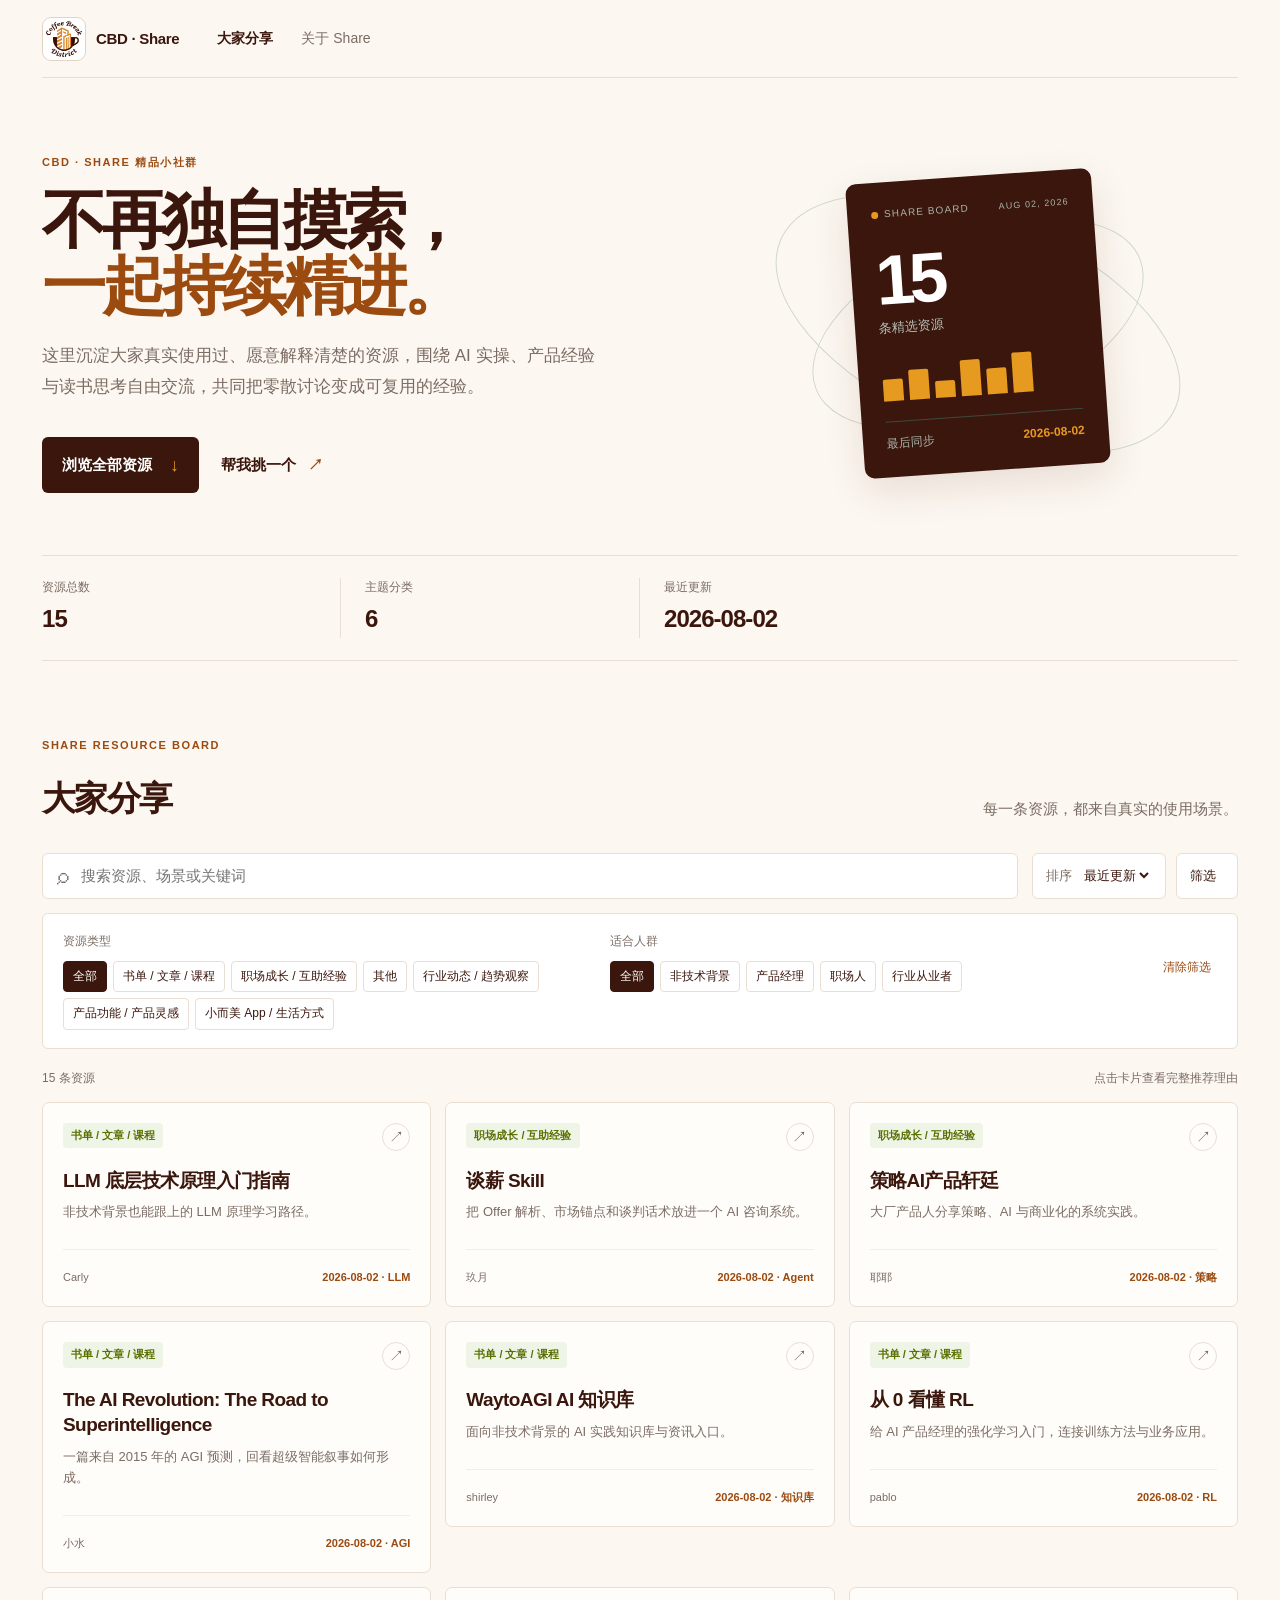
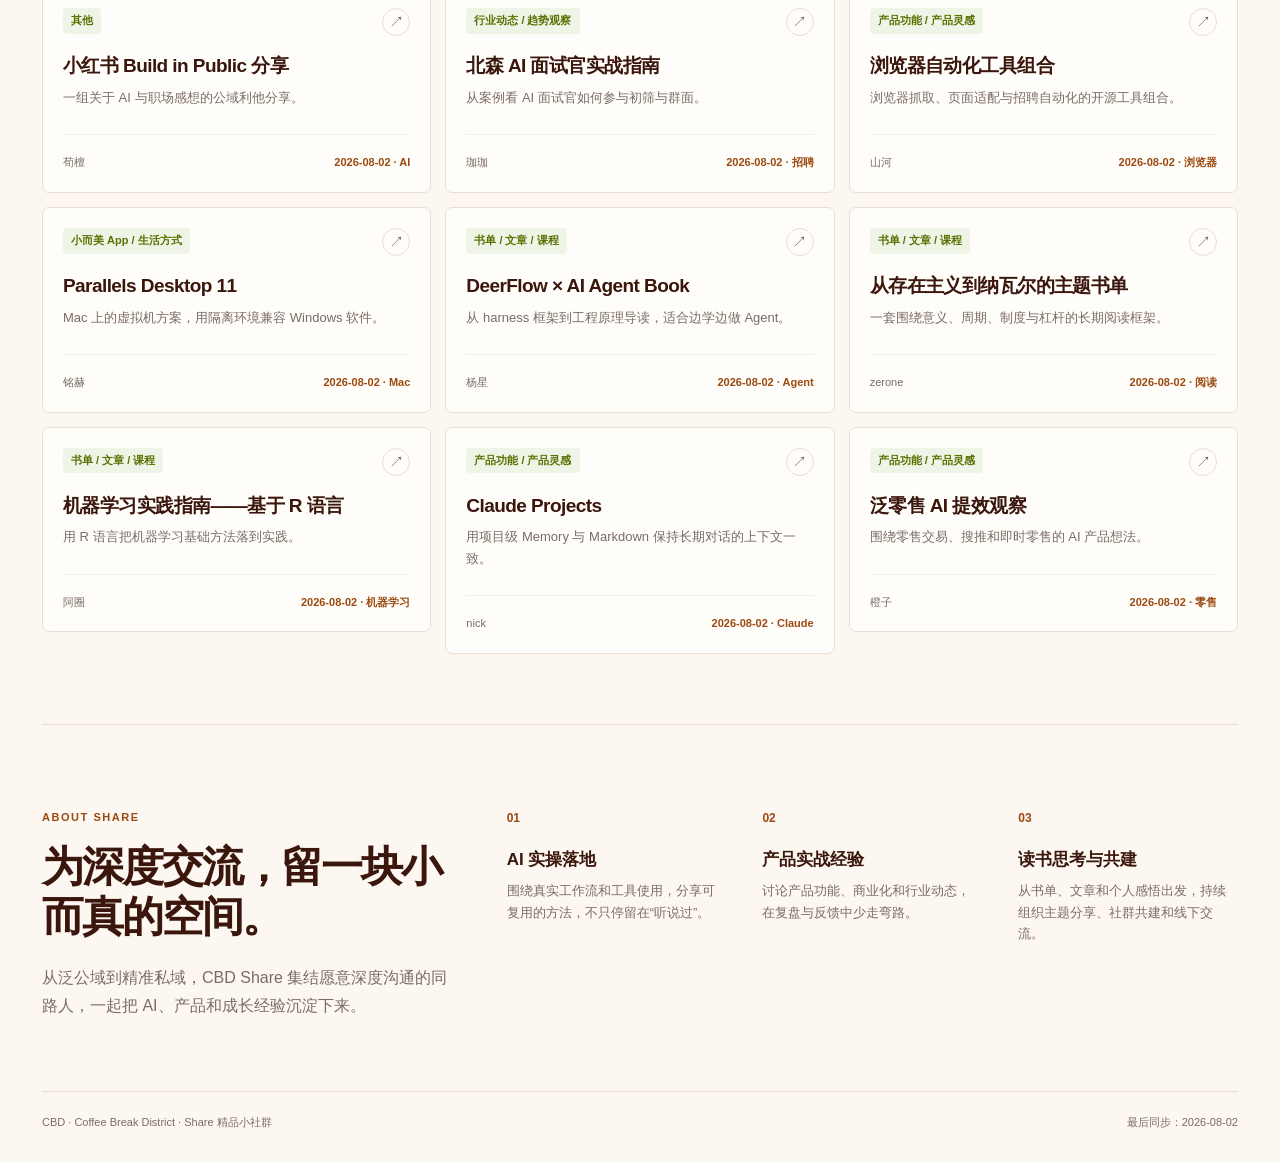
<file: share/index.html>
<!doctype html>
<html lang="zh-CN">
<head>
  <meta charset="UTF-8" />
  <meta name="viewport" content="width=device-width, initial-scale=1.0" />
  <title>CBD · Share 精品社群资源看板</title>
  <meta name="description" content="CBD Share 精品小社群，沉淀 AI 实操、产品经验与读书思考" />
  <link rel="stylesheet" href="styles.css?v=21" />
</head>
<body>
  <div class="app-shell">
    <header class="topbar">
      <a class="brand" href="#top" aria-label="CBD Share 首页">
        <img class="brand-logo" src="CBD.jpg" alt="Coffee Break District" />
        <span>CBD · Share</span>
      </a>
      <nav class="topnav" aria-label="主导航">
        <a class="active" href="#board">大家分享</a>
        <a href="#how">关于 Share</a>
      </nav>
      <div class="topbar-actions future-feature" hidden aria-hidden="true">
        <button class="profile-button" id="profileButton" type="button">个人信息</button>
        <button class="outline-button" id="submitResource" type="button">＋ 推荐资源</button>
      </div>
    </header>

    <main id="top">
      <section class="hero" id="board">
        <div class="hero-copy">
          <p class="eyebrow">CBD · SHARE 精品小社群</p>
          <h1>不再独自摸索，<br /><em>一起持续精进。</em></h1>
          <p class="hero-text">这里沉淀大家真实使用过、愿意解释清楚的资源，围绕 AI 实操、产品经验与读书思考自由交流，共同把零散讨论变成可复用的经验。</p>
          <div class="hero-actions">
            <a class="primary-button" href="#resources">浏览全部资源 <span>↓</span></a>
            <button class="text-button" id="randomPick" type="button">帮我挑一个 <span>↗</span></button>
          </div>
        </div>
        <div class="hero-art" aria-label="资源库概览">
          <div class="orbit orbit-one"></div>
          <div class="orbit orbit-two"></div>
          <div class="hero-stat-card">
            <div class="stat-top"><span class="status-dot"></span> SHARE BOARD <span class="stat-date">AUG 02, 2026</span></div>
            <strong id="heroCount">15</strong>
            <span>条精选资源</span>
            <div class="mini-bars"><i></i><i></i><i></i><i></i><i></i><i></i></div>
            <div class="stat-bottom"><span>最后同步</span><b id="heroUpdatedAt">2026-08-02</b></div>
          </div>
        </div>
      </section>

      <section class="metrics" aria-label="资源统计">
        <div><span>资源总数</span><b id="metricTotal">15</b></div>
        <div><span>主题分类</span><b id="metricCategories">6</b></div>
        <div><span>最近更新</span><b id="metricLatestDate">2026-08-02</b></div>
      </section>

      <section class="resource-section" id="resources">
        <div class="section-heading">
          <div>
            <p class="eyebrow">SHARE RESOURCE BOARD</p>
            <h2>大家分享</h2>
          </div>
          <p class="section-note">每一条资源，都来自真实的使用场景。</p>
        </div>

        <div class="toolbar">
          <label class="searchbox"><span>⌕</span><input id="searchInput" type="search" placeholder="搜索资源、场景或关键词" /></label>
          <div class="toolbar-actions">
            <label class="select-wrap"><span>排序</span><select id="sortSelect"><option value="latest">最近更新</option><option value="recommended">推荐优先</option><option value="az">名称 A-Z</option></select></label>
            <button class="filter-toggle" id="filterToggle" type="button">筛选 <span id="filterCount"></span></button>
          </div>
        </div>

        <div class="filter-panel" id="filterPanel" hidden>
          <div class="filter-group"><span class="filter-label">资源类型</span><div class="chip-list" id="categoryChips"></div></div>
          <div class="filter-group"><span class="filter-label">适合人群</span><div class="chip-list" id="audienceChips"></div></div>
          <button class="clear-button" id="clearFilters" type="button">清除筛选</button>
        </div>

        <div class="results-row"><span id="resultCount">15 条资源</span><span class="result-hint">点击卡片查看完整推荐理由</span></div>
        <div class="resource-grid" id="resourceGrid"></div>
        <div class="empty-state" id="emptyState" hidden><strong>暂时没有匹配资源</strong><span>试试换个关键词，或清除筛选条件。</span><button class="text-button" id="emptyClear" type="button">清除筛选 ↗</button></div>
      </section>

      <section class="how-section" id="how">
        <div><p class="eyebrow">ABOUT SHARE</p><h2>为深度交流，留一块小而真的空间。</h2><p class="about-lead">从泛公域到精准私域，CBD Share 集结愿意深度沟通的同路人，一起把 AI、产品和成长经验沉淀下来。</p></div>
        <div class="how-grid"><div><b>01</b><strong>AI 实操落地</strong><p>围绕真实工作流和工具使用，分享可复用的方法，不只停留在“听说过”。</p></div><div><b>02</b><strong>产品实战经验</strong><p>讨论产品功能、商业化和行业动态，在复盘与反馈中少走弯路。</p></div><div><b>03</b><strong>读书思考与共建</strong><p>从书单、文章和个人感悟出发，持续组织主题分享、社群共建和线下交流。</p></div></div>
      </section>
    </main>

    <footer class="footer"><span>CBD · Coffee Break District · Share 精品小社群</span><span>最后同步：2026-08-02</span></footer>
  </div>

  <div class="modal-backdrop" id="modalBackdrop" hidden></div>
  <aside class="detail-drawer" id="detailDrawer" aria-labelledby="detailTitle" aria-modal="true" role="dialog" hidden>
    <button class="close-button" id="closeDrawer" type="button" aria-label="关闭详情">×</button>
    <div id="detailContent"></div>
  </aside>
  <aside class="submit-drawer future-feature" id="submitDrawer" aria-labelledby="submitTitle" aria-modal="true" role="dialog" hidden aria-hidden="true">
    <button class="close-button" id="closeSubmit" type="button" aria-label="关闭提交窗口">×</button>
    <p class="eyebrow">ADD TO THE BOARD</p><h2 id="submitTitle">推荐一个资源</h2><p class="drawer-intro">内容、博主、单个链接或多个链接都可以提交。先收集，审核后发布。</p>
    <form id="submitForm"><label>资源名称<input name="title" required placeholder="例如：策略AI产品轩廷" /></label><label>分享形式<select name="shareType" id="shareType"><option value="content">内容 / 博主 / 经验</option><option value="single">单个链接</option><option value="multiple">多个链接</option></select></label><label id="singleLinkField" hidden>链接<input name="url" type="url" placeholder="https://" /></label><label id="multipleLinkField" hidden>链接列表<textarea name="links" rows="4" placeholder="每行一个：资源名称 | https://"></textarea></label><label>资源类别<select name="category"><option>书单 / 文章 / 课程</option><option>产品功能 / 产品灵感</option><option>职场成长 / 互助经验</option><option>行业动态 / 趋势观察</option><option>小而美 App / 生活方式</option><option>其他</option></select></label><label>作者原话<textarea name="reason" required rows="7" placeholder="为什么推荐它？它适合谁？能解决什么问题？请尽量保留完整原话。"></textarea></label><button class="primary-button full" type="submit">提交审核 <span>↗</span></button></form>
  </aside>
  <aside class="profile-drawer future-feature" id="profileDrawer" aria-labelledby="profileTitle" aria-modal="true" role="dialog" hidden aria-hidden="true"><button class="close-button" id="closeProfile" type="button" aria-label="关闭个人信息">×</button><p class="eyebrow">YOUR SHARE PROFILE</p><h2 id="profileTitle">个人信息</h2><p class="drawer-intro">保存你的昵称。之后推荐的资源会自动归到这个名字下。</p><form id="profileForm"><label>昵称<input name="name" id="profileName" required placeholder="例如：铭赫" /></label><button class="primary-button full" type="submit">保存个人信息 <span>↗</span></button></form><p class="profile-note">同名会自动合并展示，暂不公开手机号等其他信息。</p></aside>
  <div class="toast future-feature" id="toast" role="status" aria-live="polite" hidden aria-hidden="true"></div>
  <script src="data.js?v=14"></script><script src="app.js?v=14"></script>
</body>
</html>
</file>
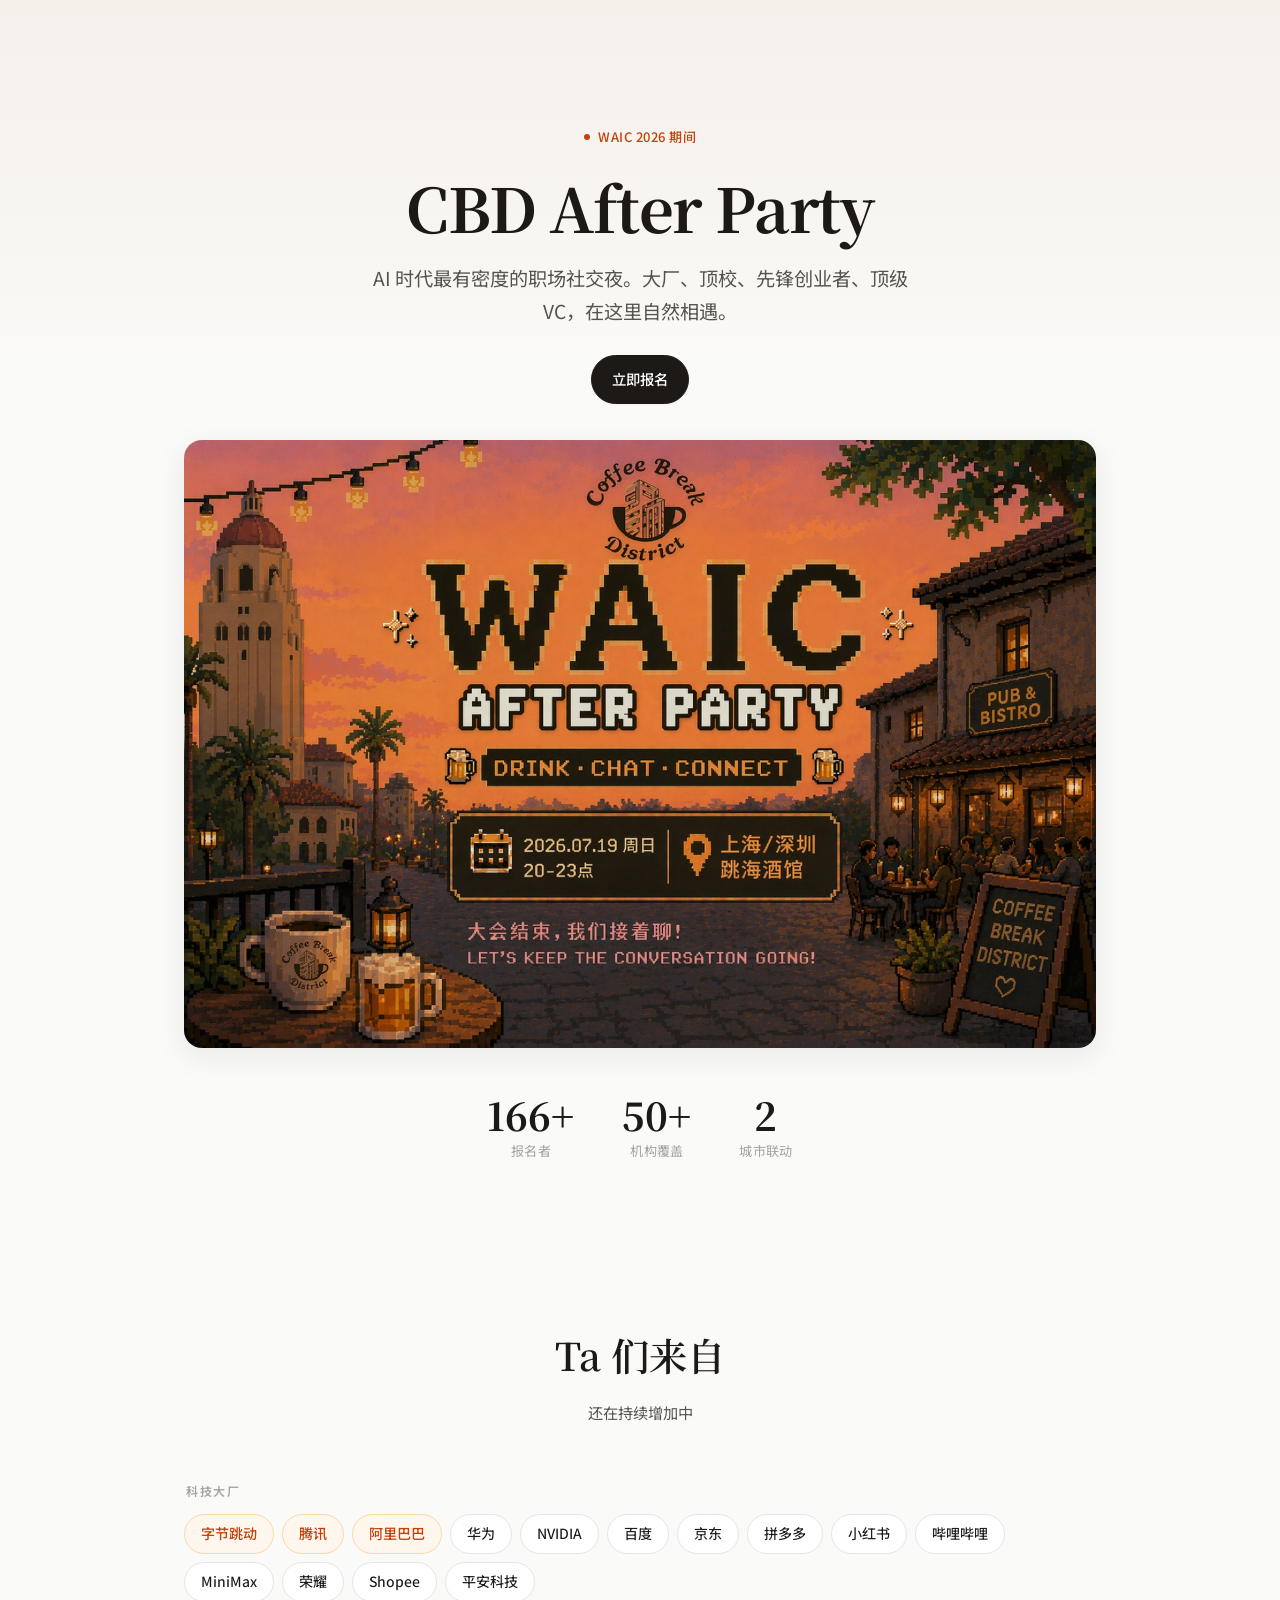
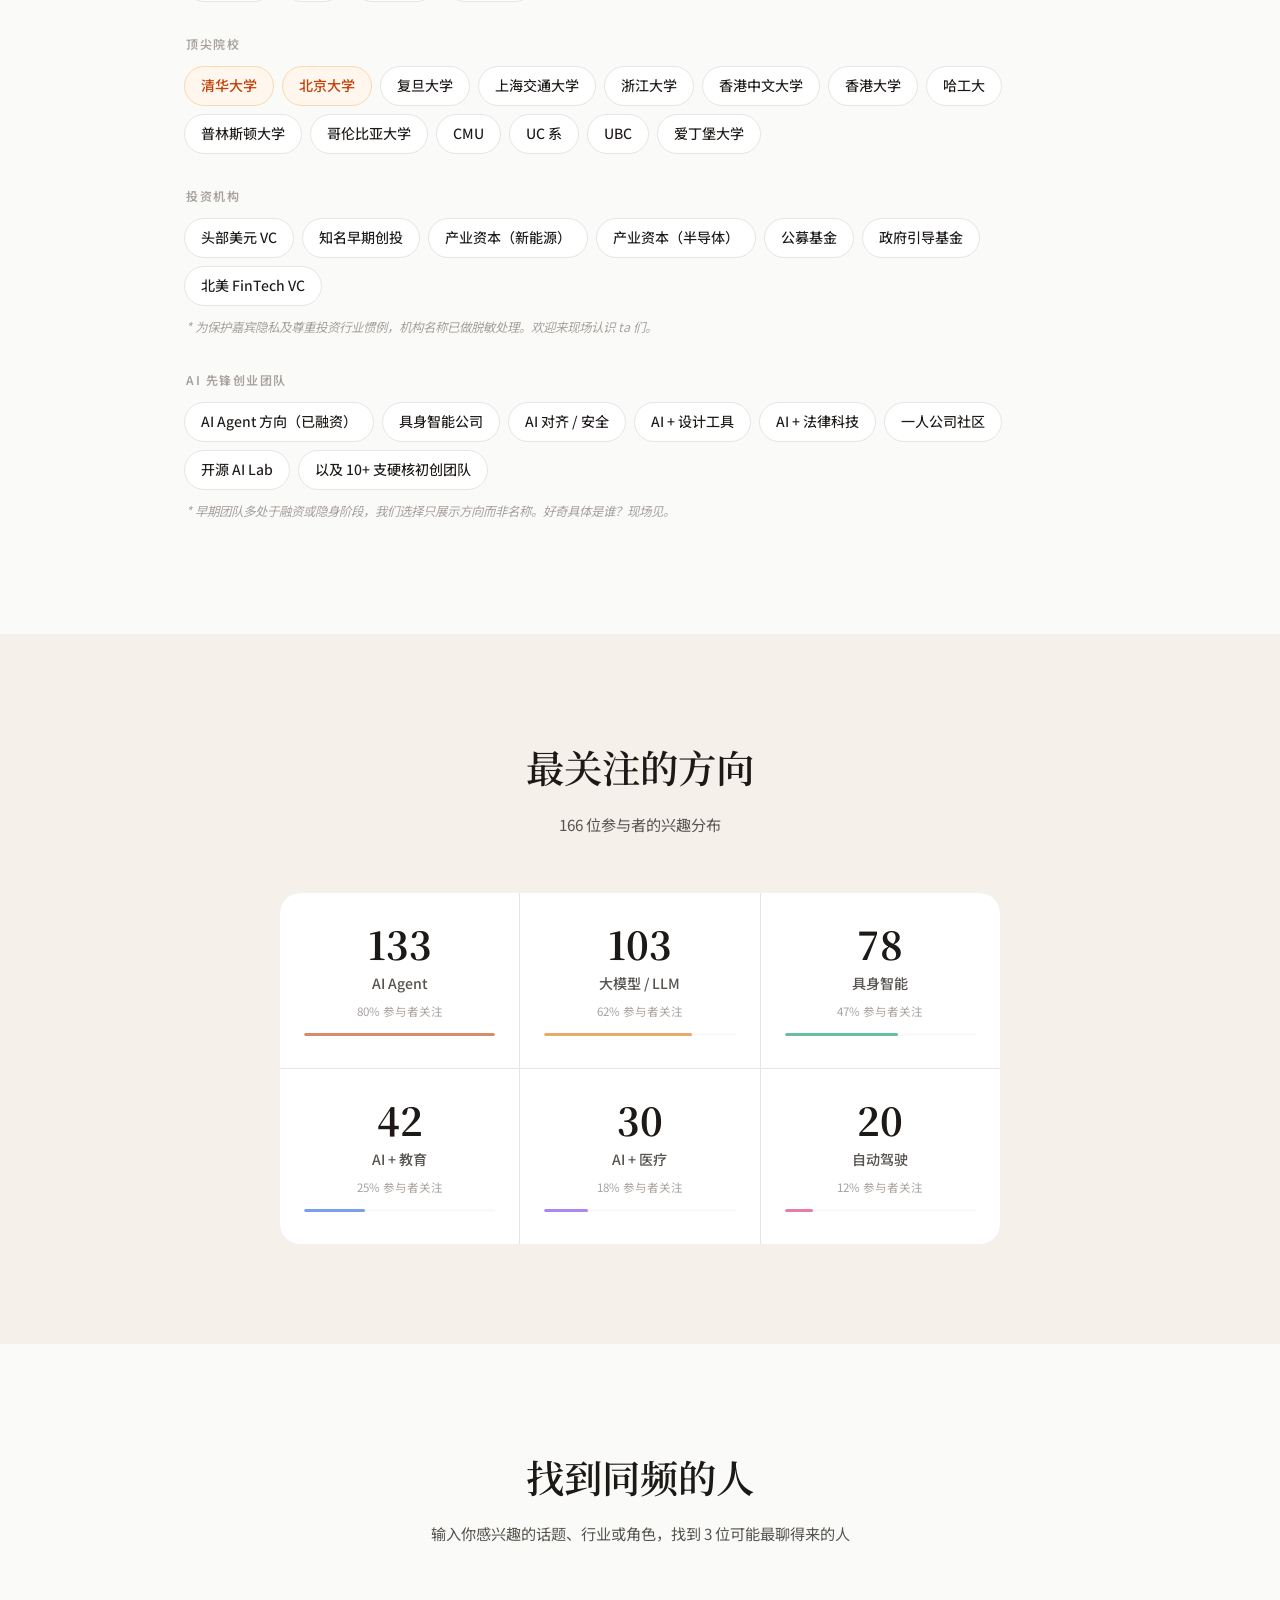
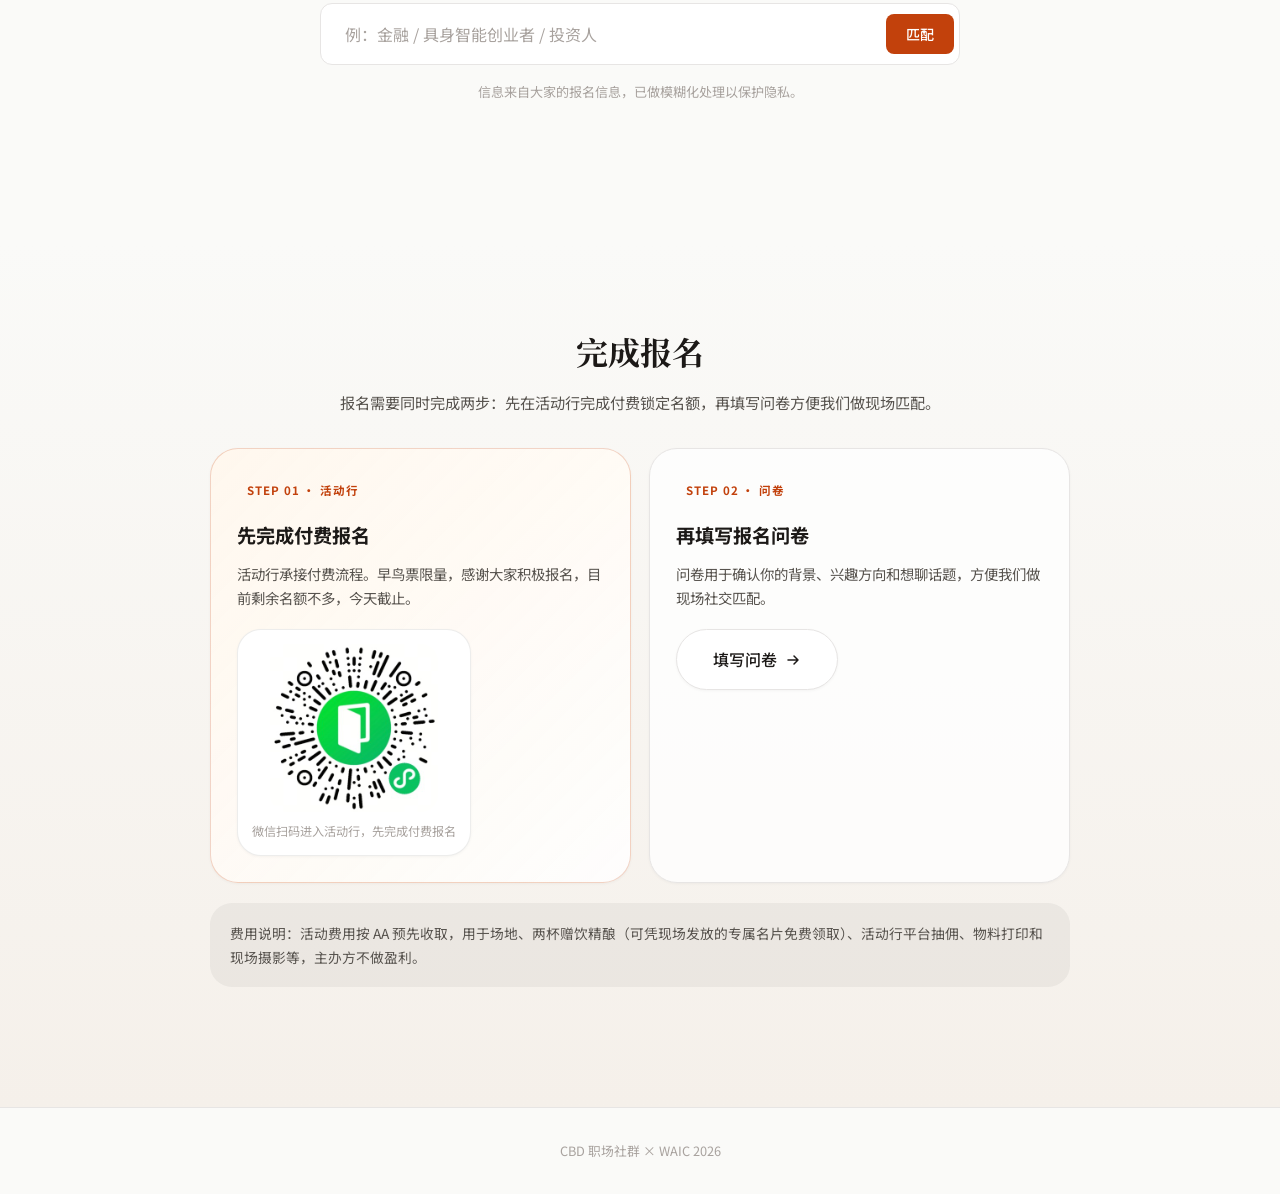
<file: cbd_waic_party.html>
<!DOCTYPE html>
<html lang="zh-CN">
<head>
<meta charset="UTF-8">
<meta name="viewport" content="width=device-width, initial-scale=1.0">
<title>CBD × WAIC 2026 After Party</title>
<link rel="preconnect" href="https://fonts.googleapis.com">
<link rel="preconnect" href="https://fonts.gstatic.com" crossorigin>
<link href="https://fonts.googleapis.com/css2?family=Noto+Sans+SC:wght@400;500;600;700&amp;family=Noto+Serif+SC:wght@500;600;700;900&amp;display=swap" rel="stylesheet">
<style>
*,*::before,*::after{margin:0;padding:0;box-sizing:border-box}

:root {
  --bg: #FAFAF8;
  --bg-warm: #F5F0EA;
  --text: #1C1917;
  --text-secondary: #57534E;
  --text-tertiary: #A8A29E;
  --accent: #C2410C;
  --accent-light: #FED7AA;
  --accent-bg: #FFF7ED;
  --border: #E7E5E4;
  --card-bg: #FFFFFF;
  --radius: 12px;
  --radius-lg: 20px;
  --shadow-sm: 0 1px 3px rgba(28,25,23,0.04);
  --shadow-md: 0 4px 16px rgba(28,25,23,0.06);
  --shadow-lg: 0 8px 32px rgba(28,25,23,0.08);
  --font-serif: 'Noto Serif SC', Georgia, 'Times New Roman', serif;
  --font-sans: -apple-system, BlinkMacSystemFont, 'Segoe UI', 'Noto Sans SC', sans-serif;
  --ease: cubic-bezier(0.16, 1, 0.3, 1);
}

html { scroll-behavior: smooth; }

body {
  font-family: var(--font-sans);
  background: var(--bg);
  color: var(--text);
  line-height: 1.7;
  -webkit-font-smoothing: antialiased;
  overflow-x: hidden;
}

/* Utility */
.container {
  max-width: 960px;
  margin: 0 auto;
  padding: 0 24px;
}

/* ============ HERO ============ */
.hero {
  padding: 120px 24px 80px;
  text-align: center;
  position: relative;
}

.hero::after {
  content: '';
  position: absolute;
  top: 0; left: 0; right: 0;
  height: 400px;
  background: linear-gradient(180deg, var(--bg-warm) 0%, var(--bg) 100%);
  z-index: -1;
}

.hero-eyebrow {
  display: inline-flex;
  align-items: center;
  gap: 8px;
  font-size: 13px;
  font-weight: 500;
  letter-spacing: 0.5px;
  color: var(--accent);
  text-transform: uppercase;
  margin-bottom: 24px;
}

.hero-eyebrow::before {
  content: '';
  width: 6px; height: 6px;
  background: var(--accent);
  border-radius: 50%;
  animation: blink 2.4s ease-in-out infinite;
}

@keyframes blink {
  0%,100% { opacity: 1; }
  50% { opacity: 0.3; }
}

.hero h1 {
  font-family: var(--font-serif);
  font-size: clamp(2.2rem, 5.5vw, 3.8rem);
  font-weight: 700;
  line-height: 1.15;
  letter-spacing: -0.02em;
  color: var(--text);
  margin-bottom: 20px;
}

.hero-subtitle {
  font-size: clamp(1rem, 2vw, 1.2rem);
  color: var(--text-secondary);
  max-width: 560px;
  margin: 0 auto 28px;
}

.hero-actions {
  display: flex;
  justify-content: center;
  align-items: center;
  gap: 12px;
  flex-wrap: wrap;
  margin-bottom: 36px;
}

.hero-link {
  display: inline-flex;
  align-items: center;
  gap: 8px;
  padding: 11px 20px;
  border-radius: 100px;
  border: 1px solid rgba(28,25,23,0.12);
  background: rgba(255,255,255,0.75);
  color: var(--text);
  font-size: 0.9rem;
  font-weight: 500;
  text-decoration: none;
  box-shadow: var(--shadow-sm);
  backdrop-filter: blur(10px);
  transition: all 0.25s var(--ease);
}

.hero-link.primary {
  color: white;
  background: var(--text);
  border-color: var(--text);
}

.hero-link:hover {
  transform: translateY(-2px);
  box-shadow: var(--shadow-md);
}

.hero-banner {
  width: 100%;
  max-width: 960px;
  border-radius: 18px;
  margin: 0 auto 48px;
  display: block;
  box-shadow: var(--shadow-lg);
  object-fit: contain;
}

.hero-stats {
  display: flex;
  justify-content: center;
  gap: 48px;
  flex-wrap: wrap;
}

.stat {
  text-align: center;
}

.stat-value {
  font-family: var(--font-serif);
  font-size: 2.4rem;
  font-weight: 700;
  color: var(--text);
  line-height: 1;
}

.stat-label {
  font-size: 0.82rem;
  color: var(--text-tertiary);
  margin-top: 6px;
  letter-spacing: 0.3px;
}

/* ============ FROM SECTION ============ */
.from-section {
  padding: 80px 24px;
}

.section-header {
  text-align: center;
  margin-bottom: 56px;
}

.section-header h2 {
  font-family: var(--font-serif);
  font-size: clamp(1.6rem, 3.5vw, 2.4rem);
  font-weight: 600;
  margin-bottom: 12px;
}

.section-header p {
  color: var(--text-secondary);
  font-size: 0.95rem;
}

.tag-group {
  margin-bottom: 32px;
}

.tag-group-label {
  font-size: 0.75rem;
  font-weight: 600;
  letter-spacing: 1.5px;
  text-transform: uppercase;
  color: var(--text-tertiary);
  margin-bottom: 12px;
  padding-left: 2px;
}

.tags {
  display: flex;
  flex-wrap: wrap;
  gap: 8px;
}

.tag {
  display: inline-block;
  padding: 7px 16px;
  font-size: 0.88rem;
  font-weight: 450;
  border-radius: 100px;
  border: 1px solid var(--border);
  background: var(--card-bg);
  color: var(--text);
  transition: all 0.25s var(--ease);
  cursor: default;
}

.tag:hover {
  border-color: var(--accent);
  color: var(--accent);
  transform: translateY(-1px);
  box-shadow: var(--shadow-sm);
}

.tag.highlight {
  background: var(--accent-bg);
  border-color: var(--accent-light);
  color: var(--accent);
  font-weight: 500;
}

.tag-note {
  font-size: 0.78rem;
  color: var(--text-tertiary);
  margin-top: 12px;
  padding-left: 2px;
  font-style: italic;
  line-height: 1.6;
}

/* ============ INTERESTS ============ */
.interests-section {
  padding: 100px 24px;
  background: var(--bg-warm);
}

.interest-grid {
  display: grid;
  grid-template-columns: repeat(3, 1fr);
  gap: 1px;
  max-width: 720px;
  margin: 0 auto;
  background: var(--border);
  border-radius: var(--radius-lg);
  overflow: hidden;
}

@media (max-width: 640px) {
  .interest-grid { grid-template-columns: repeat(2, 1fr); }
}

.interest-cell {
  background: var(--card-bg);
  padding: 32px 24px;
  text-align: center;
  position: relative;
  transition: background 0.3s ease;
}

.interest-cell:hover {
  background: var(--accent-bg);
}

.interest-number {
  font-family: var(--font-serif);
  font-size: 2.4rem;
  font-weight: 700;
  color: var(--text);
  line-height: 1;
  margin-bottom: 8px;
  transition: color 0.3s ease;
}

.interest-cell:hover .interest-number {
  color: var(--accent);
}

.interest-name {
  font-size: 0.88rem;
  font-weight: 500;
  color: var(--text-secondary);
  margin-bottom: 6px;
}

.interest-bar-mini {
  width: 100%;
  height: 3px;
  background: var(--bg);
  border-radius: 2px;
  margin-top: 12px;
  overflow: hidden;
}

.interest-bar-fill {
  height: 100%;
  border-radius: 2px;
  background: var(--accent);
  opacity: 0.6;
  transition: width 1.2s var(--ease);
  width: 0;
}

.interest-cell:nth-child(1) .interest-bar-fill { background: #C2410C; }
.interest-cell:nth-child(2) .interest-bar-fill { background: #D97706; }
.interest-cell:nth-child(3) .interest-bar-fill { background: #059669; }
.interest-cell:nth-child(4) .interest-bar-fill { background: #2563EB; }
.interest-cell:nth-child(5) .interest-bar-fill { background: #7C3AED; }
.interest-cell:nth-child(6) .interest-bar-fill { background: #DB2777; }

.interest-pct {
  font-size: 0.72rem;
  color: var(--text-tertiary);
  margin-top: 4px;
}

/* ============ MATCH SECTION ============ */
.match-section {
  padding: 100px 24px;
}

.match-box {
  max-width: 640px;
  margin: 0 auto;
}

.match-input-wrap {
  position: relative;
  margin-bottom: 16px;
}

.match-input {
  width: 100%;
  padding: 18px 24px;
  padding-right: 100px;
  font-size: 1rem;
  font-family: var(--font-sans);
  border: 1.5px solid var(--border);
  border-radius: var(--radius);
  background: var(--card-bg);
  color: var(--text);
  outline: none;
  transition: border-color 0.2s ease, box-shadow 0.2s ease;
}

.match-input:focus {
  border-color: var(--accent);
  box-shadow: 0 0 0 3px rgba(194, 65, 12, 0.08);
}

.match-input::placeholder {
  color: var(--text-tertiary);
}

.match-btn {
  position: absolute;
  right: 6px;
  top: 50%;
  transform: translateY(-50%);
  padding: 10px 20px;
  font-size: 0.88rem;
  font-weight: 500;
  font-family: var(--font-sans);
  color: white;
  background: var(--accent);
  border: none;
  border-radius: 8px;
  cursor: pointer;
  transition: all 0.2s ease;
}

.match-btn:hover {
  background: #9A3412;
  transform: translateY(-50%) scale(1.02);
}

.match-btn:active {
  transform: translateY(-50%) scale(0.98);
}

.match-hint {
  font-size: 0.82rem;
  color: var(--text-tertiary);
  text-align: center;
  margin-bottom: 40px;
}

.match-results {
  display: grid;
  gap: 16px;
  opacity: 0;
  transform: translateY(12px);
  transition: all 0.5s var(--ease);
}

.match-results.visible {
  opacity: 1;
  transform: translateY(0);
}

.result-card {
  padding: 24px 26px;
  background: var(--card-bg);
  border: 1px solid var(--border);
  border-radius: 18px;
  transition: all 0.25s var(--ease);
  animation: cardIn 0.4s var(--ease) both;
  position: relative;
  overflow: hidden;
}

.result-card::before {
  content: '';
  position: absolute;
  inset: 0 auto 0 0;
  width: 4px;
  background: linear-gradient(180deg, var(--accent), var(--accent-light));
  opacity: 0.88;
}

.result-card:nth-child(1) { animation-delay: 0s; }
.result-card:nth-child(2) { animation-delay: 0.1s; }
.result-card:nth-child(3) { animation-delay: 0.2s; }

@keyframes cardIn {
  from { opacity: 0; transform: translateY(16px); }
  to { opacity: 1; transform: translateY(0); }
}

.result-card:hover {
  border-color: var(--accent-light);
  box-shadow: var(--shadow-md);
}

.result-rank {
  display: inline-flex;
  align-items: center;
  justify-content: center;
  width: 22px; height: 22px;
  border-radius: 50%;
  background: var(--accent-bg);
  color: var(--accent);
  font-size: 0.72rem;
  font-weight: 700;
  margin-bottom: 12px;
}

.result-title {
  font-family: var(--font-serif);
  font-size: 1.15rem;
  font-weight: 600;
  margin-bottom: 10px;
  padding-left: 2px;
}

.result-tags {
  display: flex;
  flex-wrap: wrap;
  gap: 6px;
  margin-bottom: 12px;
}

.result-tag {
  font-size: 0.75rem;
  padding: 3px 10px;
  border-radius: 100px;
  background: var(--bg-warm);
  color: var(--text-secondary);
  font-weight: 450;
}

.result-reason {
  font-size: 0.88rem;
  color: var(--text-secondary);
  line-height: 1.72;
}

.result-topic {
  margin-top: 12px;
  padding: 10px 12px;
  background: var(--accent-bg);
  border-radius: 12px;
  color: var(--text-secondary);
  font-size: 0.86rem;
  line-height: 1.6;
}

.result-topic strong {
  color: var(--accent);
}

.result-match-note {
  margin-top: 12px;
  color: var(--accent);
  font-size: 0.78rem;
  font-style: italic;
}

.result-reason a,
.result-topic a {
  color: var(--accent);
  text-decoration: none;
  border-bottom: 1px solid rgba(194,65,12,0.24);
}

.match-empty {
  text-align: center;
  padding: 40px;
  color: var(--text-tertiary);
  font-size: 0.9rem;
}

.match-loading {
  text-align: center;
  padding: 40px;
  color: var(--text-tertiary);
}

.match-loading::after {
  content: '';
  display: inline-block;
  width: 16px; height: 16px;
  border: 2px solid var(--border);
  border-top-color: var(--accent);
  border-radius: 50%;
  animation: spin 0.8s linear infinite;
  margin-left: 8px;
  vertical-align: middle;
}

@keyframes spin { to { transform: rotate(360deg); } }

/* ============ CTA ============ */
.cta-section {
  padding: 80px 24px 120px;
  text-align: center;
  background:
    linear-gradient(180deg, var(--bg) 0%, var(--bg-warm) 100%);
}

.cta-section h2 {
  font-family: var(--font-serif);
  font-size: clamp(1.4rem, 3vw, 2rem);
  margin-bottom: 12px;
}

.cta-section p {
  color: var(--text-secondary);
  margin-bottom: 32px;
  font-size: 0.95rem;
}

.signup-steps {
  display: grid;
  grid-template-columns: repeat(2, minmax(0, 1fr));
  gap: 18px;
  max-width: 860px;
  margin: 30px auto 20px;
  text-align: left;
}

.signup-card {
  padding: 26px;
  border: 1px solid var(--border);
  border-radius: 28px;
  background: rgba(255, 255, 255, 0.78);
  box-shadow: var(--shadow-sm);
}

.signup-card.primary {
  border-color: rgba(194, 65, 12, 0.22);
  background:
    linear-gradient(135deg, rgba(255, 247, 237, 0.96), rgba(255, 255, 255, 0.84));
}

.step-label {
  display: inline-flex;
  align-items: center;
  padding: 5px 10px;
  border-radius: 999px;
  font-size: 0.72rem;
  font-weight: 700;
  letter-spacing: 0.08em;
  text-transform: uppercase;
  color: var(--accent);
  background: var(--accent-soft);
  margin-bottom: 14px;
}

.signup-card h3 {
  font-size: 1.2rem;
  margin-bottom: 10px;
}

.signup-card p {
  max-width: none;
  margin: 0 0 18px;
  font-size: 0.9rem;
  line-height: 1.7;
}

.mini-program-qr-wrap {
  display: inline-flex;
  flex-direction: column;
  align-items: center;
  gap: 10px;
  padding: 14px;
  border-radius: 24px;
  background: white;
  border: 1px solid rgba(28, 25, 23, 0.08);
  box-shadow: var(--shadow-sm);
}

.mini-program-qr {
  width: 168px;
  height: 168px;
  display: block;
  border-radius: 18px;
}

.mini-program-tip {
  color: var(--text-tertiary);
  font-size: 0.76rem;
  line-height: 1.55;
  margin: 0;
  text-align: center;
}

.fee-note {
  max-width: 860px;
  margin: 20px auto 0;
  padding: 18px 20px;
  border-radius: 22px;
  background: rgba(28, 25, 23, 0.05);
  color: var(--text-secondary);
  font-size: 0.86rem;
  line-height: 1.75;
  text-align: left;
}

.cta-btn {
  display: inline-flex;
  align-items: center;
  gap: 8px;
  padding: 16px 36px;
  font-size: 1rem;
  font-weight: 500;
  font-family: var(--font-sans);
  color: white;
  background: var(--text);
  border: none;
  border-radius: 100px;
  cursor: pointer;
  text-decoration: none;
  transition: all 0.25s var(--ease);
  box-shadow: var(--shadow-md);
}

.cta-btn.secondary {
  color: var(--text);
  background: white;
  border: 1px solid var(--border);
  box-shadow: var(--shadow-sm);
}

.cta-btn:hover {
  transform: translateY(-2px);
  box-shadow: var(--shadow-lg);
}

.cta-btn:active {
  transform: translateY(0);
}

.cta-btn svg {
  width: 16px; height: 16px;
  transition: transform 0.2s ease;
}

.cta-btn:hover svg {
  transform: translateX(3px);
}

/* ============ FOOTER ============ */
.footer {
  padding: 32px 24px;
  text-align: center;
  font-size: 0.8rem;
  color: var(--text-tertiary);
  border-top: 1px solid var(--border);
}

/* ============ REVEAL ANIMATIONS ============ */
.reveal {
  opacity: 0;
  transform: translateY(24px);
  transition: opacity 0.7s var(--ease), transform 0.7s var(--ease);
}

.reveal.visible {
  opacity: 1;
  transform: translateY(0);
}

/* ============ RESPONSIVE ============ */
@media (max-width: 640px) {
  .container { padding: 0 16px; }
  .hero { padding: 48px 12px 36px; }
  .hero::after { height: 260px; }
  .hero-eyebrow {
    font-size: 11px;
    margin-bottom: 12px;
  }
  .hero h1 {
    font-size: clamp(1.9rem, 8.6vw, 2.35rem);
    line-height: 1.04;
    letter-spacing: -0.05em;
    margin-bottom: 12px;
    white-space: nowrap;
  }
  .hero-subtitle {
    font-size: 0.92rem;
    line-height: 1.55;
    max-width: 320px;
    margin-bottom: 16px;
  }
  .hero-actions {
    margin-bottom: 22px;
  }
  .hero-link {
    padding: 9px 18px;
    font-size: 0.84rem;
  }
  .hero-banner {
    width: 100%;
    max-width: none;
    border-radius: 12px;
    margin-bottom: 28px;
  }
  .hero-stats {
    gap: 0;
    justify-content: space-between;
    max-width: 320px;
    margin: 0 auto;
  }
  .stat-value { font-size: 1.55rem; }
  .stat-label {
    font-size: 0.72rem;
    margin-top: 4px;
  }
  .from-section,
  .interests-section,
  .match-section {
    padding: 48px 12px;
  }
  .section-header {
    margin-bottom: 30px;
  }
  .section-header h2 {
    font-size: 1.55rem;
    margin-bottom: 6px;
  }
  .section-header p {
    font-size: 0.86rem;
  }
  .tag-group {
    margin-bottom: 22px;
  }
  .tag-group-label {
    font-size: 0.68rem;
    margin-bottom: 8px;
  }
  .tags {
    gap: 6px;
  }
  .tag {
    font-size: 0.78rem;
    padding: 5px 10px;
  }
  .tag-note {
    font-size: 0.72rem;
    margin-top: 8px;
  }
  .interest-grid {
    border-radius: 14px;
  }
  .interest-cell {
    padding: 18px 12px;
  }
  .interest-number { font-size: 1.55rem; }
  .interest-name {
    font-size: 0.8rem;
    margin-bottom: 3px;
  }
  .interest-pct {
    font-size: 0.66rem;
  }
  .interest-bar-mini {
    margin-top: 8px;
  }
  .match-input {
    padding: 14px 16px;
    padding-right: 82px;
    font-size: 0.9rem;
  }
  .match-btn {
    padding: 8px 14px;
    font-size: 0.82rem;
  }
  .match-hint {
    margin-bottom: 24px;
  }
  .result-card { padding: 18px; }
  .cta-section {
    padding: 52px 16px 74px;
  }
  .cta-section p {
    max-width: 330px;
    margin: 0 auto 24px;
    font-size: 0.88rem;
    line-height: 1.55;
  }
  .signup-steps {
    grid-template-columns: 1fr;
    gap: 14px;
    margin: 24px auto 16px;
  }
  .signup-card {
    padding: 20px;
    border-radius: 22px;
  }
  .signup-card h3 {
    font-size: 1.05rem;
  }
  .signup-card p {
    max-width: none;
    margin-bottom: 16px;
    font-size: 0.84rem;
  }
  .fee-note {
    padding: 16px;
    border-radius: 18px;
    font-size: 0.8rem;
  }
  .mini-program-qr-wrap {
    width: 100%;
    box-sizing: border-box;
  }
  .mini-program-qr {
    width: min(168px, 70vw);
    height: auto;
  }
  .cta-btn {
    padding: 14px 30px;
  }
  .footer {
    padding: 24px 16px;
  }
}

@media (max-width: 360px) {
  .hero h1 {
    font-size: 1.86rem;
    letter-spacing: -0.06em;
  }
}
@media (max-width: 640px) {
  .container { padding: 0 12px; }
  .hero { padding: 34px 10px 26px; }
  .hero::after { height: 210px; }
  .hero-eyebrow {
    margin-bottom: 8px;
    font-size: 10px;
  }
  .hero h1 {
    max-width: 340px;
    margin: 0 auto 10px;
    font-size: clamp(1.65rem, 7.4vw, 2.05rem);
    line-height: 1.02;
  }
  .hero-subtitle {
    max-width: 300px;
    margin-bottom: 12px;
    font-size: 0.82rem;
    line-height: 1.45;
  }
  .hero-actions {
    margin-bottom: 16px;
  }
  .hero-link {
    padding: 8px 14px;
    font-size: 0.78rem;
  }
  .hero-banner {
    margin-bottom: 18px;
  }
  .hero-stats {
    max-width: 300px;
  }
  .stat-value { font-size: 1.32rem; }
  .stat-label { font-size: 0.66rem; }
  .from-section,
  .interests-section,
  .match-section {
    padding: 34px 10px;
  }
  .section-header {
    margin-bottom: 20px;
  }
  .section-header h2 {
    font-size: 1.32rem;
  }
  .section-header p {
    font-size: 0.78rem;
    line-height: 1.55;
  }
  .tag-group {
    margin-bottom: 16px;
  }
  .interest-cell {
    padding: 14px 10px;
  }
  .interest-number { font-size: 1.32rem; }
  .match-input {
    padding: 12px 14px;
    padding-right: 76px;
    font-size: 0.82rem;
  }
  .result-card {
    padding: 14px;
  }
  .cta-section {
    padding: 36px 12px 52px;
  }
  .cta-section h2 {
    font-size: 1.24rem;
  }
  .cta-section p {
    margin-bottom: 18px;
    font-size: 0.8rem;
  }
  .signup-steps {
    gap: 10px;
    margin: 18px auto 12px;
  }
  .signup-card {
    padding: 16px;
  }
  .mini-program-qr {
    width: min(138px, 54vw);
  }
  .fee-note {
    padding: 12px;
  }
  .cta-btn {
    padding: 12px 24px;
    font-size: 0.88rem;
  }
  .footer {
    padding: 18px 12px;
  }
}
</style>
</head>
<body>

<!-- Hero -->
<section class="hero">
  <div class="container">
    <div class="hero-eyebrow">WAIC 2026 期间</div>
    <h1>CBD After Party</h1>
    <p class="hero-subtitle">AI 时代最有密度的职场社交夜。大厂、顶校、先锋创业者、顶级 VC，在这里自然相遇。</p>
    <div class="hero-actions">
      <a class="hero-link primary" href="#signup">立即报名</a>
    </div>
    <img src="./assets/events/waic-party-hero.jpg" alt="CBD WAIC After Party" class="hero-banner" />
    <div class="hero-stats">
      <div class="stat">
        <div class="stat-value">166+</div>
        <div class="stat-label">报名者</div>
      </div>
      <div class="stat">
        <div class="stat-value">50+</div>
        <div class="stat-label">机构覆盖</div>
      </div>
      <div class="stat">
        <div class="stat-value">2</div>
        <div class="stat-label">城市联动</div>
      </div>
    </div>
  </div>
</section>

<!-- From Section -->
<section class="from-section">
  <div class="container">
    <div class="section-header reveal">
      <h2>Ta 们来自</h2>
      <p>还在持续增加中</p>
    </div>

    <div class="tag-group reveal">
      <div class="tag-group-label">科技大厂</div>
      <div class="tags">
        <span class="tag highlight">字节跳动</span>
        <span class="tag highlight">腾讯</span>
        <span class="tag highlight">阿里巴巴</span>
        <span class="tag">华为</span>
        <span class="tag">NVIDIA</span>
        <span class="tag">百度</span>
        <span class="tag">京东</span>
        <span class="tag">拼多多</span>
        <span class="tag">小红书</span>
        <span class="tag">哔哩哔哩</span>
        <span class="tag">MiniMax</span>
        <span class="tag">荣耀</span>
        <span class="tag">Shopee</span>
        <span class="tag">平安科技</span>
      </div>
    </div>

    <div class="tag-group reveal">
      <div class="tag-group-label">顶尖院校</div>
      <div class="tags">
        <span class="tag highlight">清华大学</span>
        <span class="tag highlight">北京大学</span>
        <span class="tag">复旦大学</span>
        <span class="tag">上海交通大学</span>
        <span class="tag">浙江大学</span>
        <span class="tag">香港中文大学</span>
        <span class="tag">香港大学</span>
        <span class="tag">哈工大</span>
        <span class="tag">普林斯顿大学</span>
        <span class="tag">哥伦比亚大学</span>
        <span class="tag">CMU</span>
        <span class="tag">UC 系</span>
        <span class="tag">UBC</span>
        <span class="tag">爱丁堡大学</span>
      </div>
    </div>

    <div class="tag-group reveal">
      <div class="tag-group-label">投资机构</div>
      <div class="tags">
        <span class="tag">头部美元 VC</span>
        <span class="tag">知名早期创投</span>
        <span class="tag">产业资本（新能源）</span>
        <span class="tag">产业资本（半导体）</span>
        <span class="tag">公募基金</span>
        <span class="tag">政府引导基金</span>
        <span class="tag">北美 FinTech VC</span>
      </div>
      <p class="tag-note">* 为保护嘉宾隐私及尊重投资行业惯例，机构名称已做脱敏处理。欢迎来现场认识 ta 们。</p>
    </div>

    <div class="tag-group reveal">
      <div class="tag-group-label">AI 先锋创业团队</div>
      <div class="tags">
        <span class="tag">AI Agent 方向（已融资）</span>
        <span class="tag">具身智能公司</span>
        <span class="tag">AI 对齐 / 安全</span>
        <span class="tag">AI + 设计工具</span>
        <span class="tag">AI + 法律科技</span>
        <span class="tag">一人公司社区</span>
        <span class="tag">开源 AI Lab</span>
        <span class="tag">以及 10+ 支硬核初创团队</span>
      </div>
      <p class="tag-note">* 早期团队多处于融资或隐身阶段，我们选择只展示方向而非名称。好奇具体是谁？现场见。</p>
    </div>
  </div>
</section>

<!-- Interest Grid -->
<section class="interests-section">
  <div class="container">
    <div class="section-header reveal">
      <h2>最关注的方向</h2>
      <p>166 位参与者的兴趣分布</p>
    </div>

    <div class="interest-grid reveal" id="interestGrid">
      <div class="interest-cell">
        <div class="interest-number">133</div>
        <div class="interest-name">AI Agent</div>
        <div class="interest-pct">80% 参与者关注</div>
        <div class="interest-bar-mini"><div class="interest-bar-fill" data-width="100%"></div></div>
      </div>
      <div class="interest-cell">
        <div class="interest-number">103</div>
        <div class="interest-name">大模型 / LLM</div>
        <div class="interest-pct">62% 参与者关注</div>
        <div class="interest-bar-mini"><div class="interest-bar-fill" data-width="77%"></div></div>
      </div>
      <div class="interest-cell">
        <div class="interest-number">78</div>
        <div class="interest-name">具身智能</div>
        <div class="interest-pct">47% 参与者关注</div>
        <div class="interest-bar-mini"><div class="interest-bar-fill" data-width="59%"></div></div>
      </div>
      <div class="interest-cell">
        <div class="interest-number">42</div>
        <div class="interest-name">AI + 教育</div>
        <div class="interest-pct">25% 参与者关注</div>
        <div class="interest-bar-mini"><div class="interest-bar-fill" data-width="32%"></div></div>
      </div>
      <div class="interest-cell">
        <div class="interest-number">30</div>
        <div class="interest-name">AI + 医疗</div>
        <div class="interest-pct">18% 参与者关注</div>
        <div class="interest-bar-mini"><div class="interest-bar-fill" data-width="23%"></div></div>
      </div>
      <div class="interest-cell">
        <div class="interest-number">20</div>
        <div class="interest-name">自动驾驶</div>
        <div class="interest-pct">12% 参与者关注</div>
        <div class="interest-bar-mini"><div class="interest-bar-fill" data-width="15%"></div></div>
      </div>
    </div>
  </div>
</section>

<!-- Smart Match -->
<section class="match-section">
  <div class="container">
    <div class="section-header reveal">
      <h2>找到同频的人</h2>
      <p>输入你感兴趣的话题、行业或角色，找到 3 位可能最聊得来的人</p>
    </div>

    <div class="match-box reveal">
      <div class="match-input-wrap">
        <input class="match-input" type="text" id="matchInput" placeholder="例：金融 / 具身智能创业者 / 投资人" />
        <button class="match-btn" id="matchBtn" onclick="doMatch()">匹配</button>
      </div>
      <div class="match-hint">信息来自大家的报名信息，已做模糊化处理以保护隐私。</div>
      <div class="match-results" id="matchResults"></div>
    </div>
  </div>
</section>

<!-- CTA -->
<section class="cta-section reveal" id="signup">
  <h2>完成报名</h2>
  <p>报名需要同时完成两步：先在活动行完成付费锁定名额，再填写问卷方便我们做现场匹配。</p>
  <div class="signup-steps">
    <div class="signup-card primary">
      <div class="step-label">Step 01 · 活动行</div>
      <h3>先完成付费报名</h3>
      <p>活动行承接付费流程。早鸟票限量，感谢大家积极报名，目前剩余名额不多，今天截止。</p>
      <div class="mini-program-qr-wrap">
        <img class="mini-program-qr" src="59531c8b-0a3b-4306-a3d8-502a3caac6d0.jpeg" alt="活动行小程序报名二维码" loading="lazy" />
        <div class="mini-program-tip">微信扫码进入活动行，先完成付费报名</div>
      </div>
    </div>
    <div class="signup-card">
      <div class="step-label">Step 02 · 问卷</div>
      <h3>再填写报名问卷</h3>
      <p>问卷用于确认你的背景、兴趣方向和想聊话题，方便我们做现场社交匹配。</p>
      <a class="cta-btn secondary" href="https://my.feishu.cn/share/base/form/shrcnIm2QblmXOEDiOgvTjqrLlb" target="_blank" rel="noopener" aria-label="打开飞书报名表">
        填写问卷
        <svg viewBox="0 0 16 16" fill="none" stroke="currentColor" stroke-width="1.5" stroke-linecap="round" stroke-linejoin="round"><path d="M3 8h10M9 4l4 4-4 4"/></svg>
      </a>
    </div>
  </div>
  <div class="fee-note">费用说明：活动费用按 AA 预先收取，用于场地、两杯赠饮精酿（可凭现场发放的专属名片免费领取）、活动行平台抽佣、物料打印和现场摄影等，主办方不做盈利。</div>
</section>

<footer class="footer">
  <p>CBD 职场社群 × WAIC 2026</p>
</footer>

<script>
// ===== Scroll Reveal =====
const revealObserver = new IntersectionObserver((entries) => {
  entries.forEach(entry => {
    if (entry.isIntersecting) {
      entry.target.classList.add('visible');
      // Animate interest bars
      entry.target.querySelectorAll('.interest-bar-fill').forEach(bar => {
        setTimeout(() => {
          bar.style.width = bar.dataset.width;
        }, 300);
      });
    }
  });
}, { threshold: 0.15 });

document.querySelectorAll('.reveal').forEach(el => revealObserver.observe(el));

// ===== Guest Data Loading & Matching =====
let guests = [];

async function loadGuests() {
  try {
    const res = await fetch('guests.md', { cache: 'no-store' });
    if (!res.ok) throw new Error('guests.md not found');
    const text = await res.text();
    const parsed = parseGuestsMd(text);
    guests = parsed.length ? parsed : getFallbackGuests();
  } catch (e) {
    guests = getFallbackGuests();
  }
}

function parseGuestsMd(text) {
  const sections = text.split(/^## /m).filter(s => s.trim());
  return sections.map(section => {
    const lines = section.trim().split('\n');
    const guest = { name: lines[0].trim() };
    lines.forEach(line => {
      const match = line.match(/^- (\w+):\s*(.+)/);
      if (match) {
        guest[match[1]] = match[2].trim();
      }
    });
    return guest;
  }).filter(g => g.org || g.role || g.bio || g.topic);
}

function getFallbackGuests() {
  return [
    { org: "某头部短视频平台", role: "AI 产品经理", interests: "AI Agent, 大模型/LLM", bio: "负责AI产品0-1孵化，关注Agent在内容生态中的应用落地" },
    { org: "某社交电商平台", role: "内容生态负责人", interests: "AI Agent, 大模型/LLM", bio: "负责内容生态及增长战略，探索AI重塑内容创作与消费的路径" },
    { org: "某AI初创公司（天使轮）", role: "创始人", interests: "AI Agent, 大模型/LLM", bio: "连续创业者，正在做AI协作方向产品，技术背景深厚" },
    { org: "清华大学", role: "在读博士", interests: "具身智能, 大模型/LLM", bio: "计算机系研究具身智能与多模态感知，顶会论文作者" },
    { org: "某头部VC", role: "投资人", interests: "具身智能, AI Agent", bio: "专注AI早期投资，已投出多个明星项目，当前看具身智能方向" },
    { org: "某互联网大厂（社交方向）", role: "高级工程师", interests: "AI Agent, 大模型/LLM", bio: "微信生态技术专家，关注大模型在社交场景的集成" },
    { org: "北京大学", role: "在读硕士", interests: "AI Agent, AI+教育", bio: "信息工程方向，研究AI在教育场景的个性化应用" },
    { org: "某达摩院级实验室", role: "产品专家", interests: "AI Agent, 大模型/LLM", bio: "0-1孵化AI产品并落地，项目已登上WAIC展台展示" },
    { org: "普林斯顿大学", role: "在读研究生", interests: "大模型/LLM, AI Agent", bio: "研究大语言模型的对齐与安全，中美双边AI行业经验" },
    { org: "某头部GPU厂商", role: "解决方案架构师", interests: "大模型/LLM, 自动驾驶", bio: "负责AI基础设施方案设计，服务多家头部AI公司" },
    { org: "某新能源车企资本", role: "投资经理", interests: "自动驾驶, 具身智能", bio: "关注自动驾驶与机器人赛道早期项目，产业资本视角" },
    { org: "香港中文大学（深圳）", role: "在读研究生", interests: "大模型/LLM, AI+医疗", bio: "全球研究方向，关注AI在跨境医疗与健康领域的应用" },
    { org: "某独立开发者社区", role: "创业者/社区主理人", interests: "AI Agent, 大模型/LLM", bio: "运营国内最大线下一人公司社区，两年150场活动3000人参与" },
    { org: "某头部电商平台", role: "算法工程师", interests: "大模型/LLM, AI Agent", bio: "负责商业化算法，研究大模型在推荐系统中的应用" },
    { org: "某科技财经媒体", role: "深度记者", interests: "具身智能, AI Agent", bio: "曾写出多篇10w+报道，现转型科技线关注AI与机器人" },
    { org: "上海交通大学", role: "在读硕士/创业者", interests: "AI Agent, AI+教育", bio: "青年创业者，探索AI赋能教育公平的产品化路径" },
    { org: "某头部云计算厂商", role: "产品经理", interests: "大模型/LLM, AI Agent", bio: "负责云上AI服务产品规划，关注大模型落地基础设施" },
    { org: "某快消外企", role: "市场管培/副业创业者", interests: "AI Agent, 大模型/LLM", bio: "主业品牌营销，副业探索agentic commerce方向创业" },
    { org: "哥伦比亚大学/某半导体基金", role: "投资分析师", interests: "大模型/LLM, AI Agent", bio: "关注AI芯片与基础设施投资，中美双边视角" },
    { org: "某具身智能创业公司", role: "联合创始人/CTO", interests: "具身智能, 大模型/LLM", bio: "机器人技术背景，研发多模态感知与操控系统" },
    { org: "某头部游戏公司", role: "AI技术负责人", interests: "AI Agent, 大模型/LLM", bio: "探索AI在游戏NPC、叙事生成中的应用，技术团队leader" },
    { org: "复旦大学", role: "在读博士", interests: "大模型/LLM, AI+医疗", bio: "数学交叉方向，研究AI辅助药物发现与医疗影像分析" },
    { org: "某红圈律所", role: "律师", interests: "AI Agent, 大模型/LLM", bio: "关注AI合规与法律科技，探索LLM在法律实务中的应用" },
    { org: "某三甲医院", role: "临床医生/研究者", interests: "AI+医疗, 大模型/LLM", bio: "探索AI辅助诊断与临床决策支持系统的落地" },
    { org: "浙江大学", role: "在读硕士", interests: "AI Agent, 具身智能", bio: "研究多智能体协作与机器人规划，参与过开源项目" }
  ];
}

function normalizeText(text) {
  return String(text || '')
    .toLowerCase()
    .replace(/[Ａ-Ｚａ-ｚ０-９]/g, ch => String.fromCharCode(ch.charCodeAt(0) - 0xFEE0))
    .replace(/\s+/g, ' ')
    .trim();
}

function escapeHtml(value) {
  return String(value || '').replace(/[&<>"']/g, char => ({
    '&': '&amp;',
    '<': '&lt;',
    '>': '&gt;',
    '"': '&quot;',
    "'": '&#39;'
  }[char]));
}

function linkify(value) {
  const safe = escapeHtml(value);
  return safe.replace(/(https?:\/\/[^\s<]+)/g, '<a href="$1" target="_blank" rel="noopener">$1</a>');
}

function getGuestSearchText(guest) {
  return normalizeText([
    guest.org,
    guest.role,
    guest.interests,
    guest.bio,
    guest.topic
  ].filter(Boolean).join(' '));
}

// Local keyword matching. This is not embedding; aliases make natural searches more forgiving.
function scoreGuest(guest, query) {
  const fieldWeights = [
    ['interests', 14],
    ['role', 12],
    ['org', 10],
    ['topic', 8],
    ['bio', 5]
  ];
  let score = 0;
  const reasons = [];
  const terms = expandQueryTerms(query);

  terms.forEach(term => {
    fieldWeights.forEach(([field, weight]) => {
      const fieldText = normalizeText(guest[field]);
      if (fieldText.includes(term)) {
        score += weight;
        if (field === 'interests') reasons.push(`兴趣方向含「${term}」`);
        if (field === 'role') reasons.push(`角色匹配「${term}」`);
        if (field === 'org') reasons.push(`组织背景含「${term}」`);
        if (field === 'topic') reasons.push(`想聊话题含「${term}」`);
        if (field === 'bio') reasons.push(`介绍提到「${term}」`);
      }
    });
  });

  const normalizedQuery = normalizeText(query);
  if (normalizedQuery && getGuestSearchText(guest).includes(normalizedQuery)) {
    score += 18;
  }

  if (reasons.length > 1) {
    score += Math.min(reasons.length * 2, 10);
  }

  return { score, reasons: [...new Set(reasons)].slice(0, 2) };
}

function expandQueryTerms(query) {
  const q = normalizeText(query);
  const aliasGroups = [
    ['金融', '金融科技', 'fintech', '投资', '投融资', '融资', '基金', '资本', '资本市场', 'vc', 'pe', '财经', '证券', '保险', '理财', '量化', '分析师', '投资人', '投资经理', '战略投资', '保诚'],
    ['投资', '投资人', '投资经理', 'vc', 'pe', '基金', '资本', '投融资', '融资', '看项目', '早期投资', '产业基金'],
    ['财经', '媒体', '记者', '内容', '写作', '报道', '公众号', '短评'],
    ['具身', '具身智能', '机器人', 'humanoid', 'embodied', '脑机接口', '自动驾驶'],
    ['agent', 'ai agent', '智能体', '多agent', 'multi-agent', 'agentic', '工作流'],
    ['大模型', 'llm', '语言模型', '多模态', '模型', 'infra', '推理优化'],
    ['医疗', 'ai+医疗', '健康', '药物', '影像', '临床', '医院', '骨科', '脑机接口'],
    ['教育', 'ai+教育', '培训', '学习', '高校', '学生'],
    ['产品', 'pm', '产品经理', '增长', '运营', '商业化'],
    ['创业', '创业者', '创始人', 'founder', 'startup', '独立开发者', '一人公司'],
    ['设计', '设计师', '交互', '视觉', '工业设计'],
    ['法律', '律师', '合规', '法律科技'],
    ['出海', '跨境', 'gtm', '海外', 'web3']
  ];
  const terms = new Set();

  q.split(/[，。！？、,.;:：；\s/]+/).filter(Boolean).forEach(part => {
    if (part.length > 1) terms.add(part);
  });

  aliasGroups.forEach(group => {
    if (group.some(alias => q.includes(normalizeText(alias)))) {
      group.forEach(alias => terms.add(normalizeText(alias)));
    }
  });

  return [...terms].filter(term => term.length > 1);
}

function getFallbackMatches(query) {
  const searchText = normalizeText(query);
  const broadTerms = expandQueryTerms(query);
  return guests
    .map(g => {
      const text = getGuestSearchText(g);
      const lightScore = broadTerms.reduce((sum, term) => sum + (text.includes(term) ? 1 : 0), 0);
      return { ...g, score: lightScore, reasons: ['可能有间接相关背景'] };
    })
    .filter(g => g.score > 0 || searchText.length > 0)
    .sort((a, b) => b.score - a.score)
    .slice(0, 3);
}

function renderGuestCard(g, i) {
  const title = [g.org || '未填写组织', g.role || '未填写角色'].map(escapeHtml).join('・');
  const tags = (g.interests || '开放交流')
    .split(/[,，、]/)
    .map(t => t.trim())
    .filter(Boolean)
    .map(t => `<span class="result-tag">${escapeHtml(t)}</span>`)
    .join('');
  const cleanBio = g.topic ? String(g.bio || '').replace(/[。.\s]*想聊[:：].*$/s, '').trim() : g.bio;
  const bio = cleanBio ? linkify(cleanBio) : '这位嘉宾暂未填写详细介绍，可以现场从共同兴趣开始聊。';
  const topic = g.topic ? `<div class="result-topic"><strong>想聊：</strong>${linkify(g.topic)}</div>` : '';
  const note = g.reasons && g.reasons.length
    ? `<div class="result-match-note">匹配理由：${g.reasons.map(escapeHtml).join('、')}</div>`
    : '';

  return `
    <div class="result-card">
      <div class="result-rank">${i + 1}</div>
      <div class="result-title">${title}</div>
      <div class="result-tags">${tags}</div>
      <div class="result-reason">${bio}</div>
      ${topic}
      ${note}
    </div>
  `;
}

function doMatch() {
  const input = document.getElementById('matchInput').value.trim();
  const resultsEl = document.getElementById('matchResults');

  if (!input) {
    resultsEl.innerHTML = '<div class="match-empty">请输入你想认识的人的描述</div>';
    resultsEl.classList.add('visible');
    return;
  }

  if (guests.length === 0) {
    resultsEl.innerHTML = '<div class="match-loading">加载嘉宾数据中</div>';
    resultsEl.classList.add('visible');
    return;
  }

  // Score all guests
  let scored = guests.map(g => {
    const { score, reasons } = scoreGuest(g, input);
    return { ...g, score, reasons };
  }).filter(g => g.score > 0)
    .sort((a, b) => b.score - a.score)
    .slice(0, 3);

  if (scored.length === 0) {
    scored = getFallbackMatches(input);
  }

  if (scored.length === 0) {
    resultsEl.innerHTML = '<div class="match-empty">暂未匹配到合适的人选，试试换个更宽泛的描述，比如行业、角色或想聊的话题。</div>';
  } else {
    resultsEl.innerHTML = scored.map(renderGuestCard).join('');
  }

  resultsEl.classList.remove('visible');
  void resultsEl.offsetWidth;
  resultsEl.classList.add('visible');
}

// Enter key support
document.getElementById('matchInput').addEventListener('keydown', (e) => {
  if (e.key === 'Enter') doMatch();
});

// Load guests on page load
loadGuests();
</script>
</body>
</html>
</file>
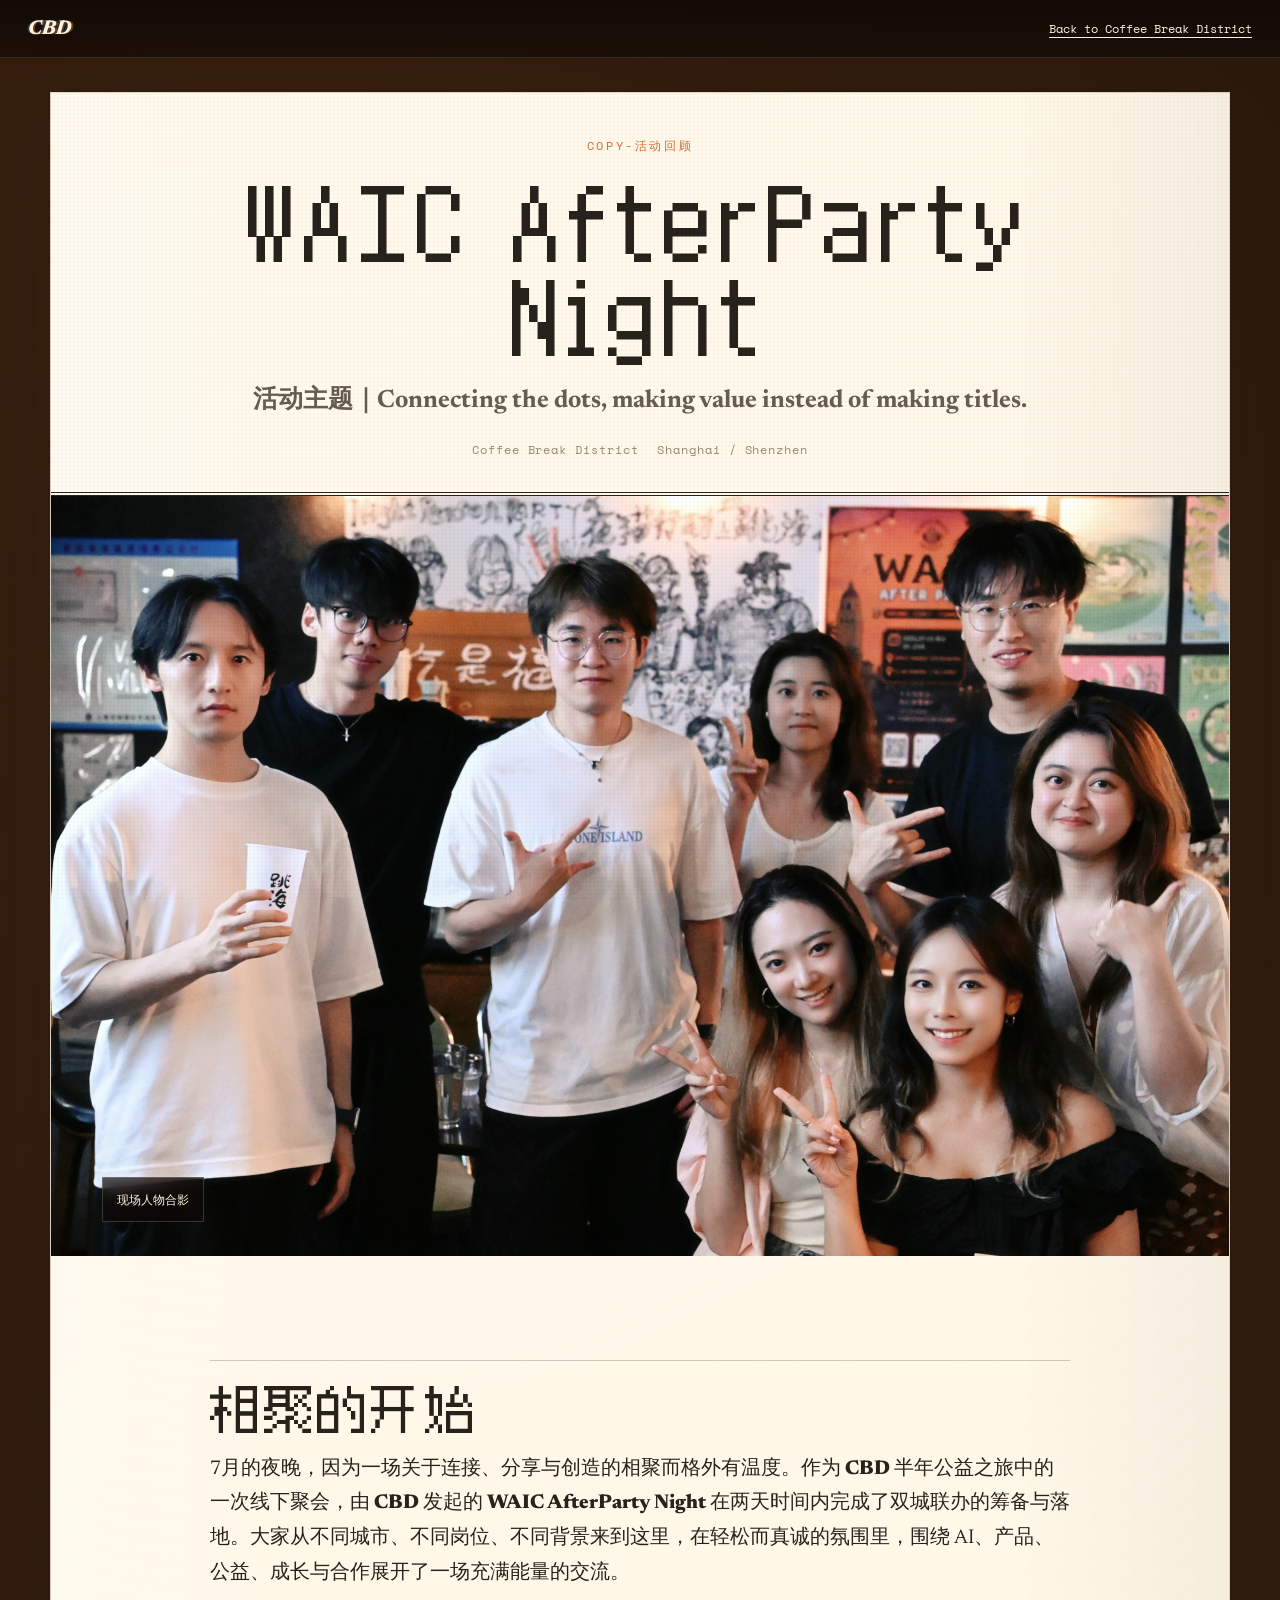
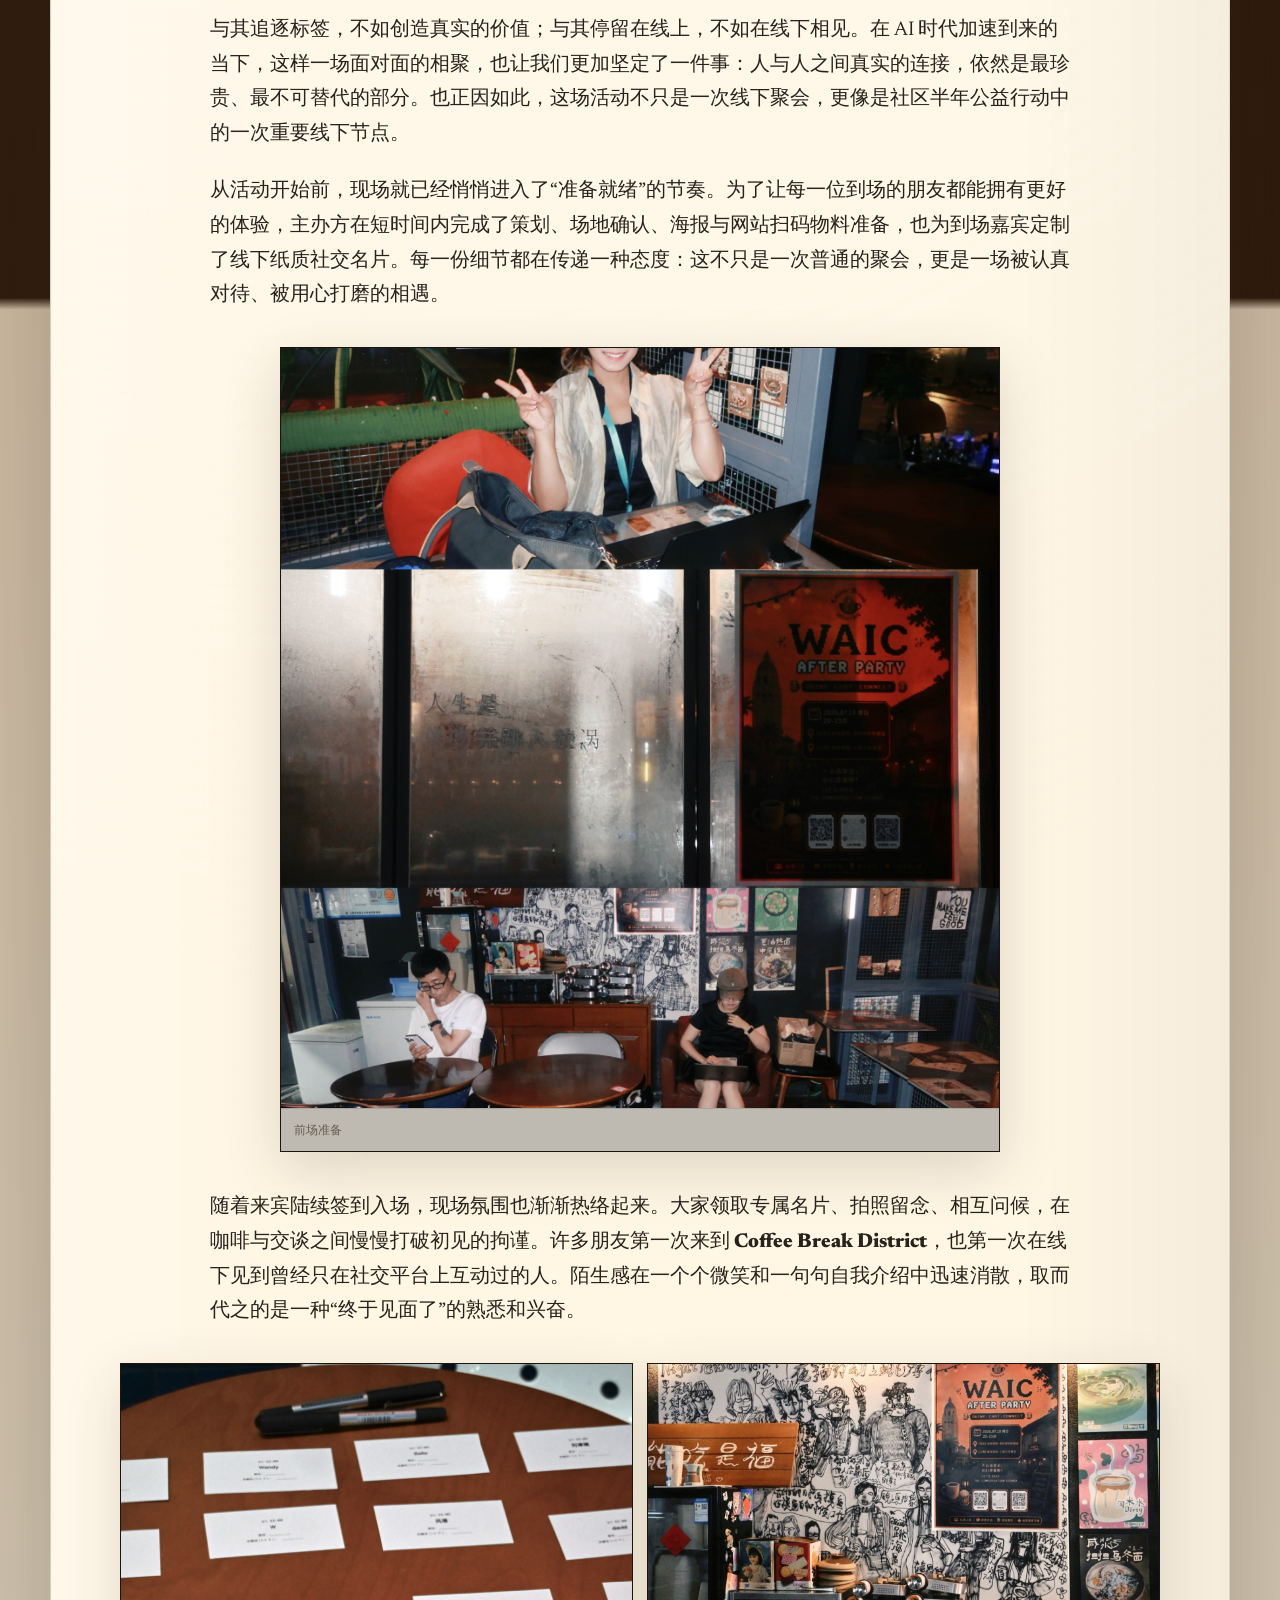
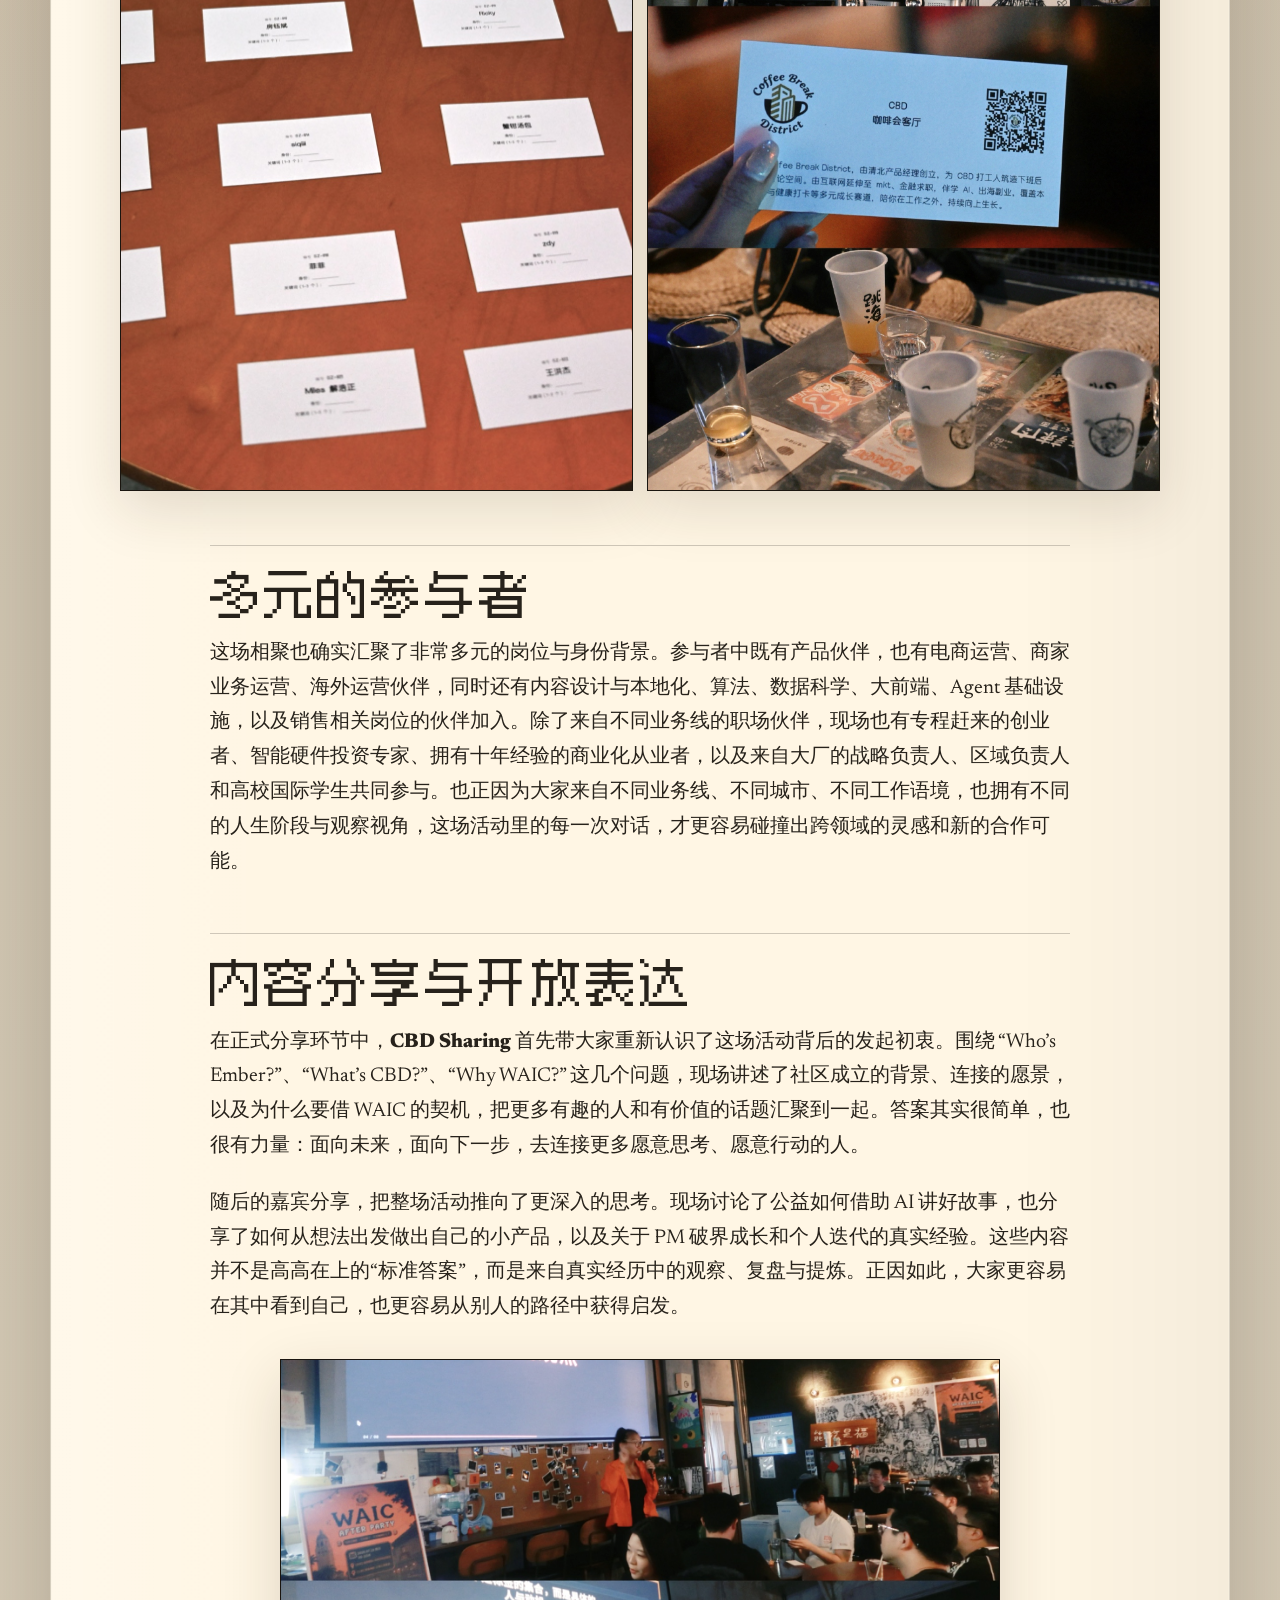
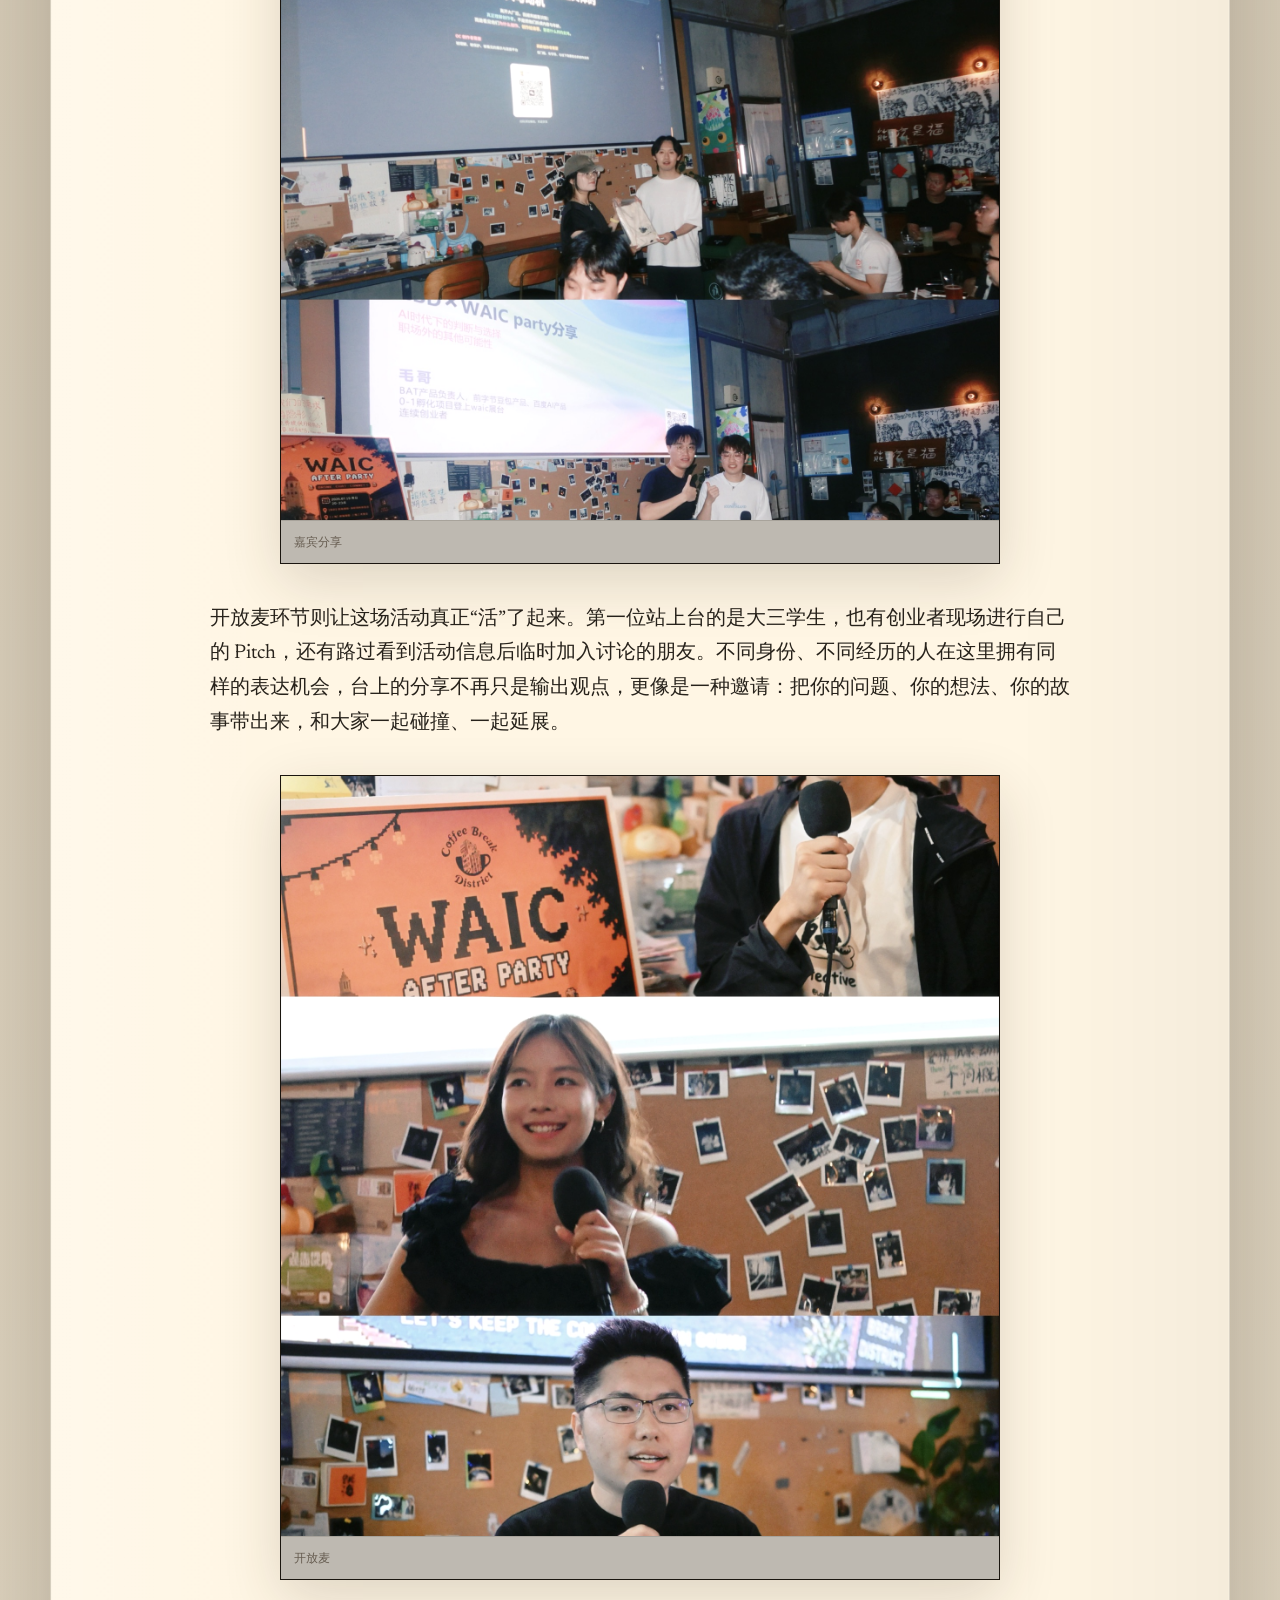
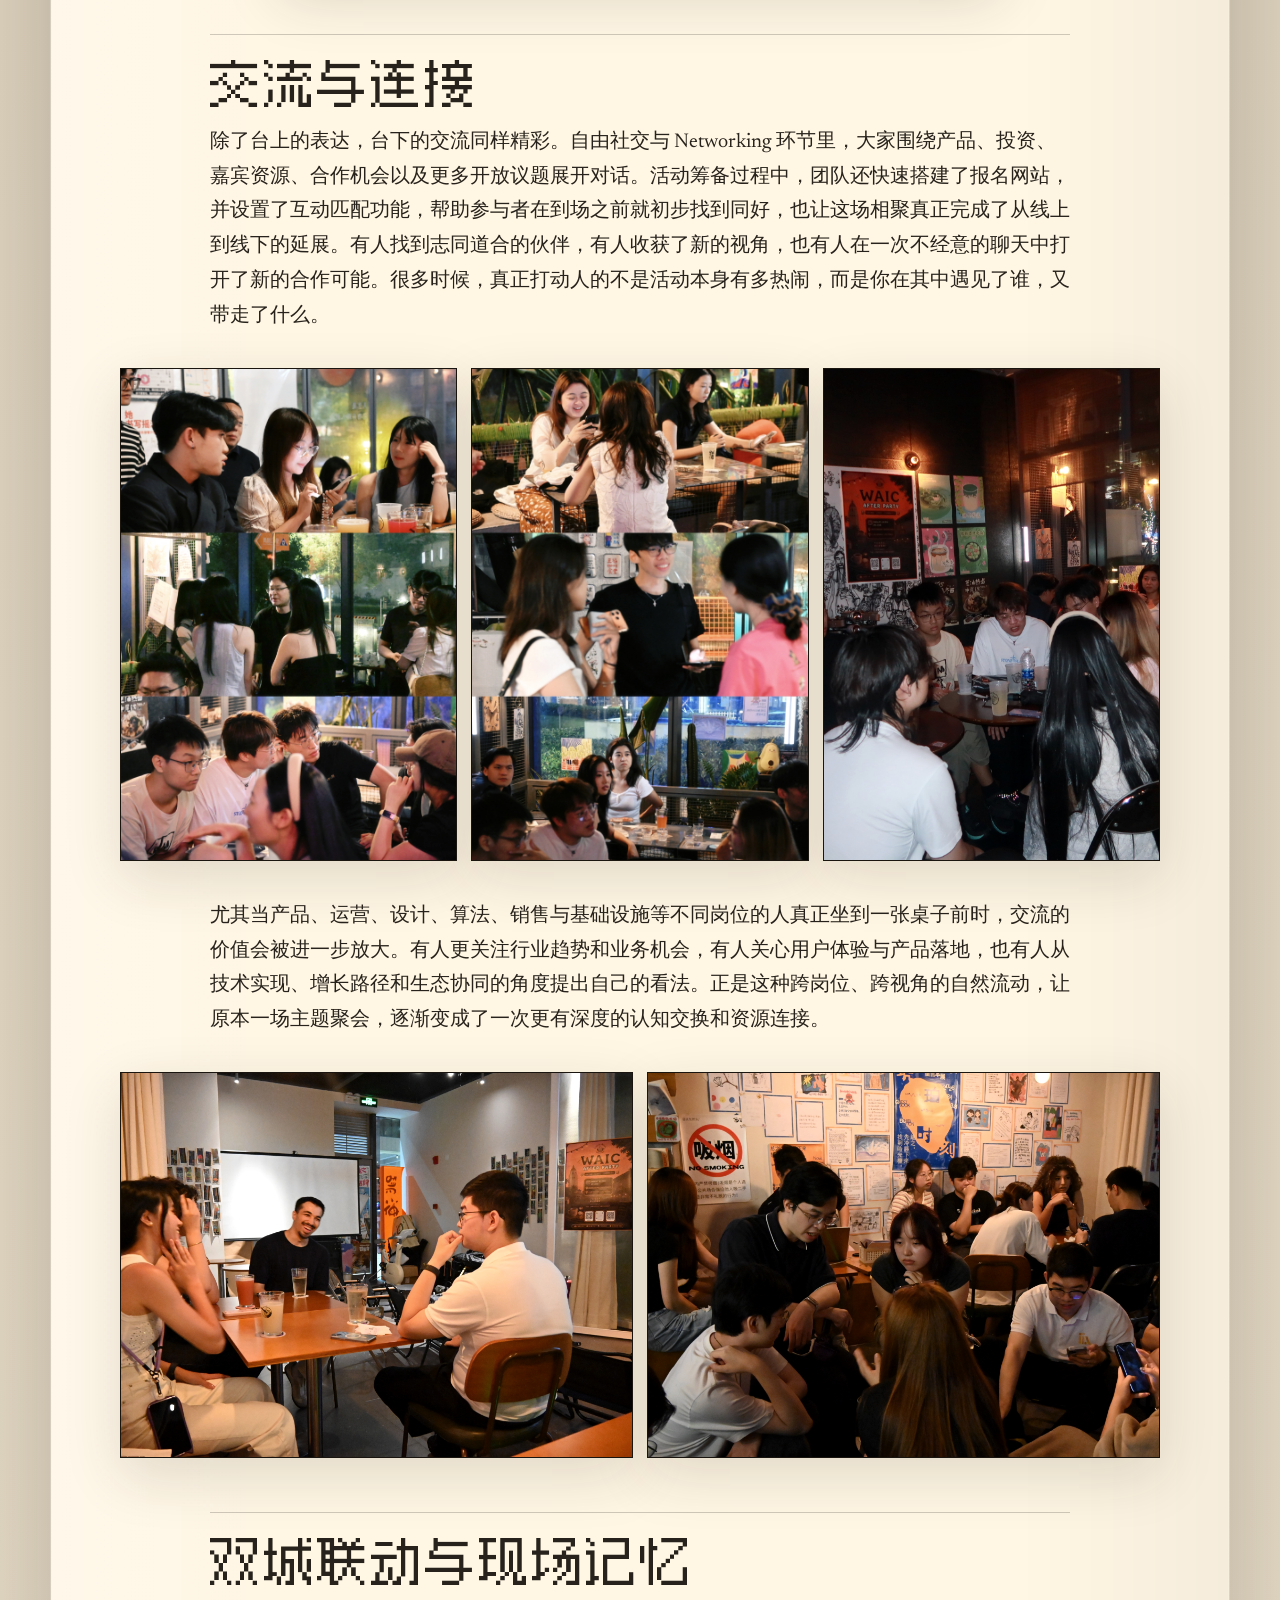
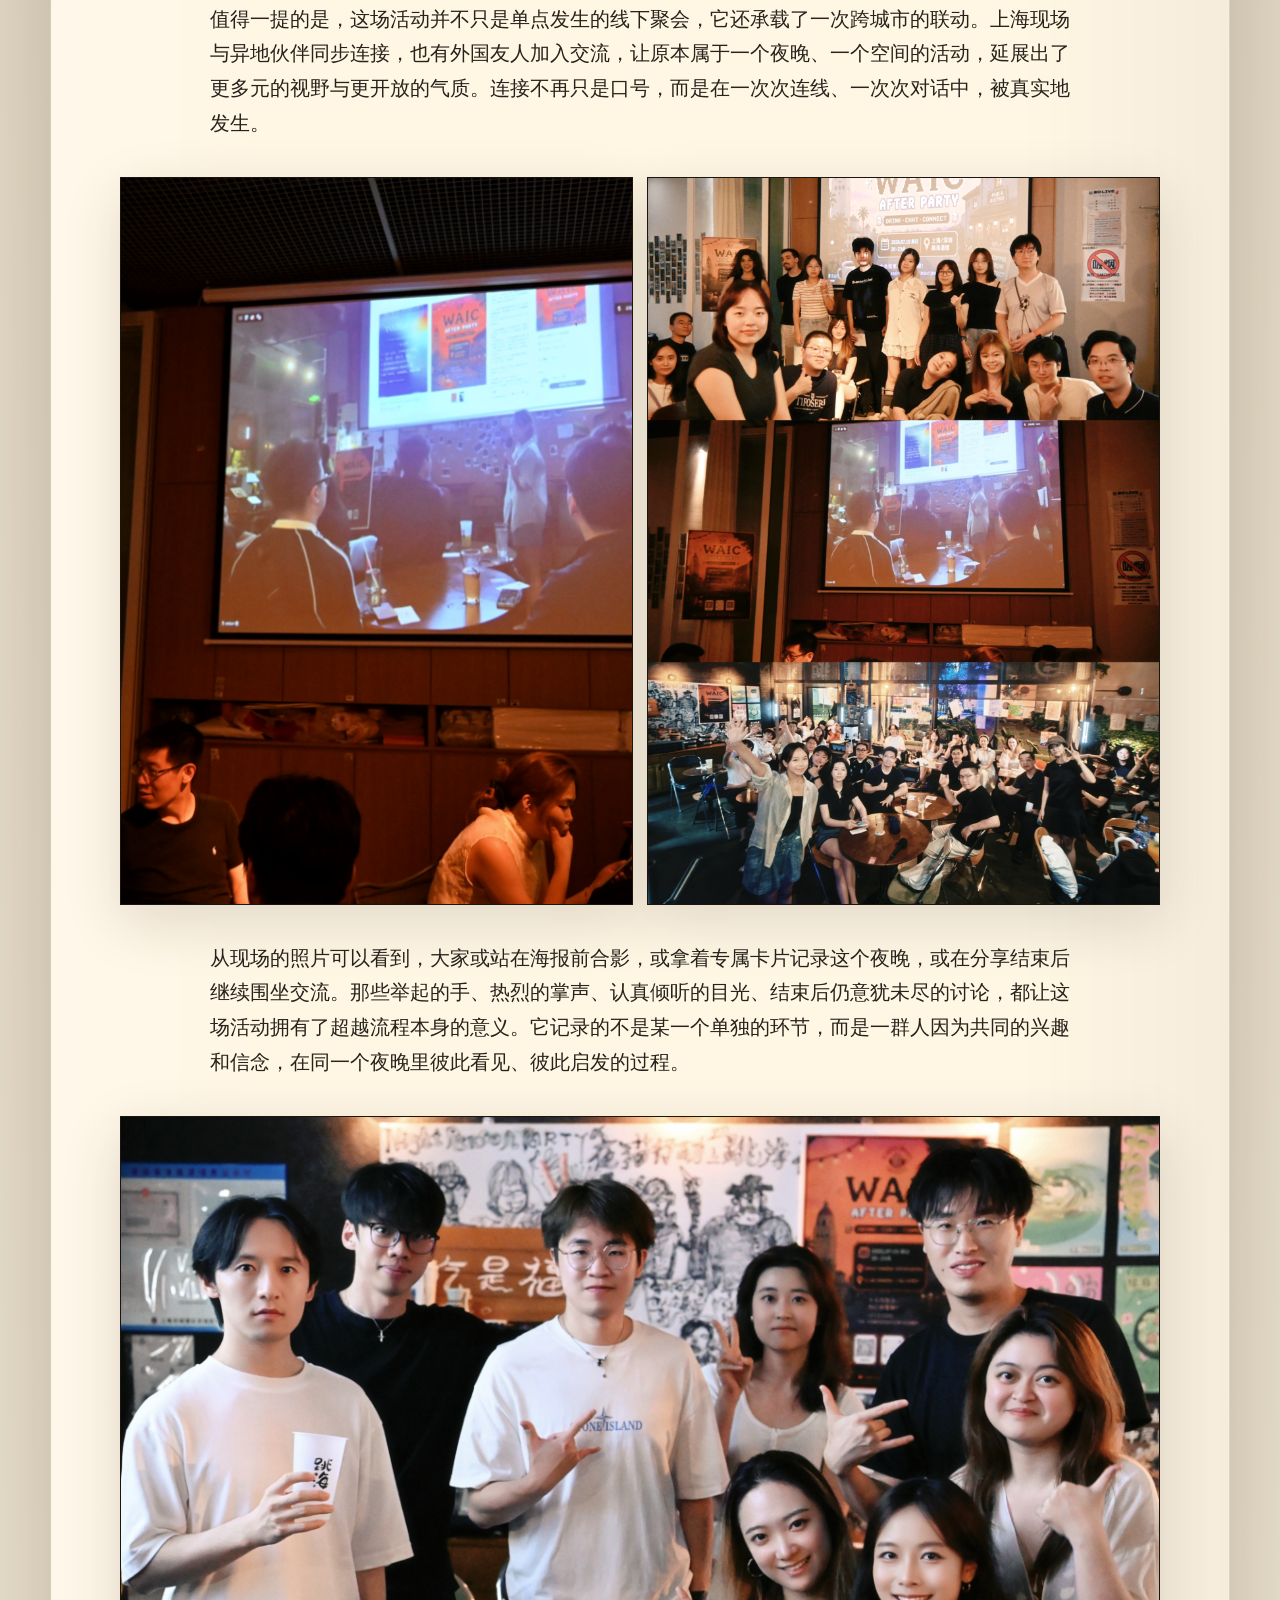
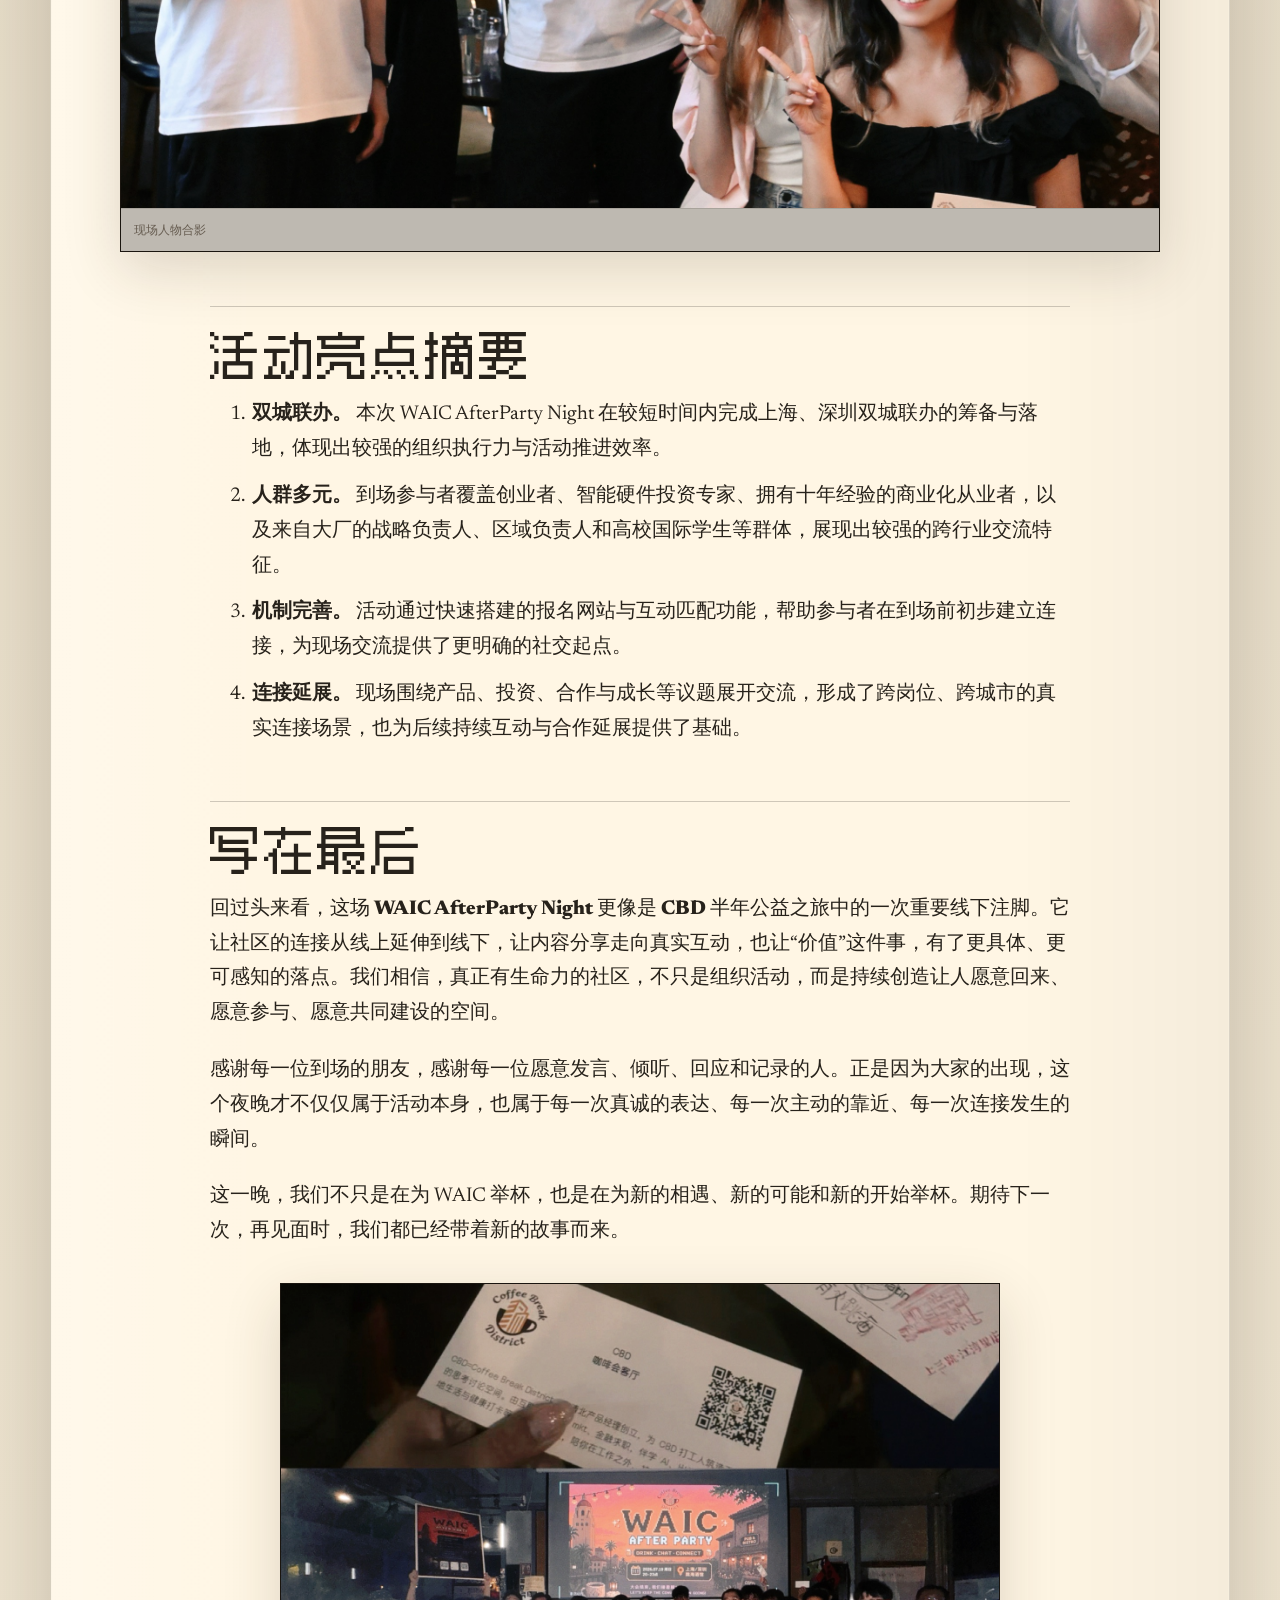
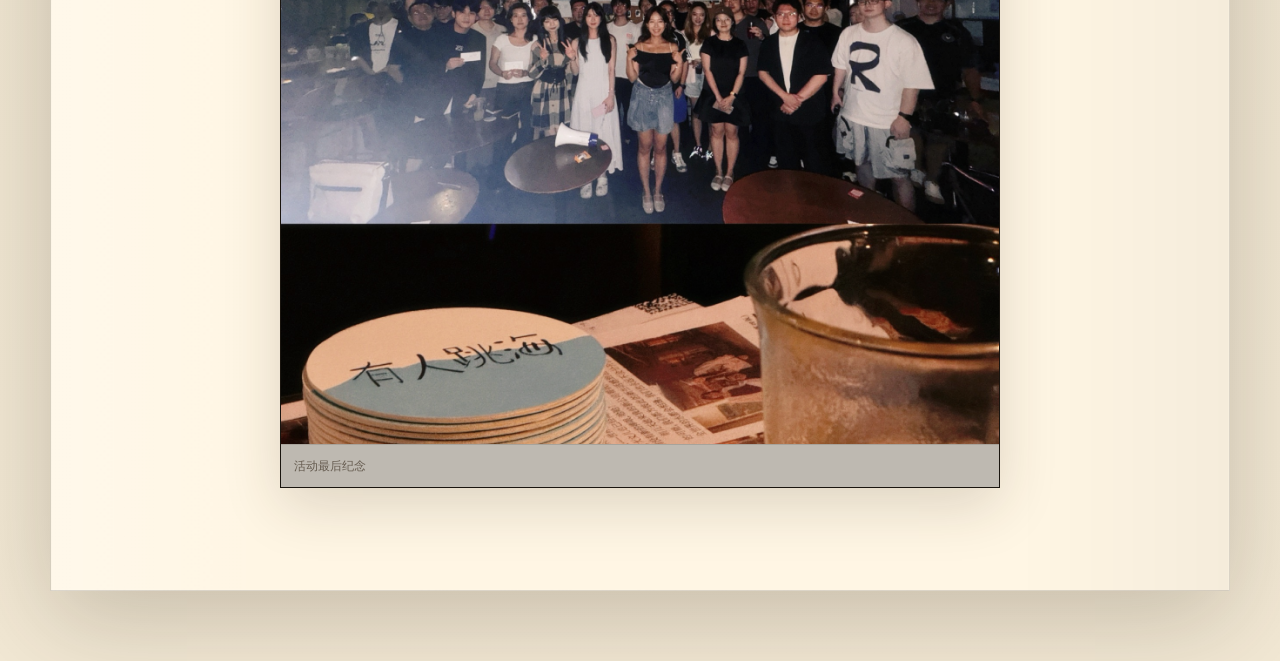
<file: waic-after-party-recap.html>
<!DOCTYPE html>
<html lang="zh-CN">
<head>
<meta charset="UTF-8" />
<meta name="viewport" content="width=device-width, initial-scale=1.0" />
<meta name="description" content="WAIC AfterParty Night 活动回顾。">
<title>WAIC AfterParty Night · Coffee Break District</title>
<link rel="preload" href="./assets/fonts/zpix.woff2" as="font" type="font/woff2" crossorigin>
<link rel="preconnect" href="https://fonts.googleapis.com">
<link rel="preconnect" href="https://fonts.gstatic.com" crossorigin>
<link href="https://fonts.googleapis.com/css2?family=DotGothic16&amp;family=Newsreader:opsz,wght@6..72,400;6..72,700;6..72,800&amp;family=Space+Mono:wght@400;700&amp;family=ZCOOL+QingKe+HuangYou&amp;display=swap" rel="stylesheet">
<style>
@font-face{
  font-family:"ZpixLocal";
  src:url("./assets/fonts/zpix.woff2") format("woff2");
  font-weight:400;
  font-style:normal;
  font-display:swap;
}
:root{
  --paper:#f2e8d4;
  --paper-2:#fff6e4;
  --ink:#27221b;
  --soft:#665c50;
  --muted:#978872;
  --coffee:#100905;
  --orange:#d76e2d;
  --amber:#f0a24b;
  --cream:#fff4df;
  --line:rgba(39,34,27,.22);
  --serif:"Newsreader", Georgia, "Times New Roman", serif;
  --mono:"Space Mono", ui-monospace, monospace;
  --pixel:"ZpixLocal", "DotGothic16", "ZCOOL QingKe HuangYou", "Space Mono", "PingFang SC", "Microsoft YaHei", monospace;
}
*{box-sizing:border-box;margin:0;padding:0}
html{scroll-behavior:smooth}
body{
  min-height:100vh;
  color:var(--ink);
  background:
    radial-gradient(circle at 18% 0,rgba(215,110,45,.18),transparent 30%),
    linear-gradient(180deg,#120c07 0,#21140b 16%,#c9beaa 16.1%,var(--paper) 100%);
  font-family:var(--serif);
  -webkit-font-smoothing:antialiased;
}
body::before{
  content:"";
  position:fixed;
  inset:0;
  z-index:50;
  pointer-events:none;
  opacity:.22;
  background:
    repeating-linear-gradient(0deg,rgba(255,255,255,.08) 0 1px,transparent 1px 5px),
    radial-gradient(circle,rgba(39,34,27,.72) .42px,transparent .78px);
  background-size:auto,4px 4px;
  mix-blend-mode:multiply;
}
a{color:inherit;text-underline-offset:4px}
.topbar{
  position:sticky;
  top:0;
  z-index:20;
  min-height:58px;
  display:flex;
  align-items:center;
  justify-content:space-between;
  gap:16px;
  padding:0 28px;
  color:var(--cream);
  background:linear-gradient(180deg,rgba(16,9,5,.92),rgba(16,9,5,.64));
  border-bottom:1px solid rgba(255,244,223,.14);
  backdrop-filter:blur(12px);
  font-family:var(--mono);
  font-size:12px;
}
.brand{
  font-family:var(--serif);
  font-style:italic;
  font-size:20px;
  font-weight:800;
  text-decoration:none;
  text-shadow:2px 0 rgba(215,110,45,.42),-2px 0 rgba(64,144,185,.28);
}
.page{
  width:min(1180px,calc(100% - 32px));
  margin:34px auto 70px;
  background:
    linear-gradient(90deg,rgba(255,255,255,.24),transparent 18% 82%,rgba(0,0,0,.04)),
    radial-gradient(circle at 22% 4%,rgba(255,255,255,.35),transparent 18%),
    var(--paper-2);
  border:1px solid rgba(39,34,27,.16);
  box-shadow:0 28px 90px rgba(45,35,22,.22);
  overflow:hidden;
}
.masthead{
  padding:44px clamp(22px,5vw,72px) 34px;
  border-bottom:4px double var(--ink);
  text-align:center;
}
.kicker{
  color:var(--orange);
  font-family:var(--mono);
  font-size:12px;
  letter-spacing:.22em;
  text-transform:uppercase;
}
h1{
  margin-top:18px;
  font-family:var(--pixel);
  font-size:clamp(48px,8vw,112px);
  font-weight:400;
  line-height:.92;
  letter-spacing:-.035em;
  -webkit-font-smoothing:none;
  text-rendering:optimizeSpeed;
}
.dek{
  width:min(780px,100%);
  margin:24px auto 0;
  color:var(--soft);
  font-size:clamp(18px,2vw,25px);
  line-height:1.36;
  font-weight:700;
}
.meta{
  display:flex;
  justify-content:center;
  flex-wrap:wrap;
  gap:10px 18px;
  margin-top:22px;
  color:var(--muted);
  font-family:var(--mono);
  font-size:12px;
  letter-spacing:.08em;
}
.hero-photo{
  margin:0;
  position:relative;
  background:#15120f;
}
.hero-photo img{
  display:block;
  width:100%;
  max-height:760px;
  object-fit:cover;
  object-position:center 42%;
  filter:saturate(.9) contrast(1.04);
}
.hero-photo figcaption{
  position:absolute;
  left:clamp(16px,4vw,54px);
  bottom:clamp(14px,3vw,34px);
  max-width:420px;
  padding:12px 14px;
  color:var(--cream);
  background:rgba(16,9,5,.66);
  border:1px solid rgba(255,244,223,.18);
  font-family:var(--mono);
  font-size:12px;
  line-height:1.6;
  backdrop-filter:blur(8px);
}
.content{
  padding:50px clamp(20px,5vw,84px) 64px;
}
article{
  width:min(860px,100%);
  margin:0 auto;
  font-size:20px;
  line-height:1.74;
}
article p + p{margin-top:22px}
article h2{
  margin:54px 0 18px;
  padding-top:20px;
  border-top:1px solid var(--line);
  font-family:var(--pixel);
  font-size:clamp(32px,4vw,58px);
  font-weight:400;
  line-height:1.02;
  letter-spacing:-.025em;
  -webkit-font-smoothing:none;
  text-rendering:optimizeSpeed;
}
article b{font-weight:800}
article em{font-style:italic}
.image-block,
.image-grid{
  width:min(1040px,calc(100vw - 40px));
  margin:34px 50% 38px;
  transform:translateX(-50%);
}
.image-block{
  background:#17120e;
  border:1px solid rgba(39,34,27,.18);
  box-shadow:0 18px 54px rgba(48,35,22,.16);
}
.image-block img,
.image-grid img{
  display:block;
  width:100%;
  height:100%;
  object-fit:cover;
  filter:saturate(.92) contrast(1.03);
}
.image-block img{
  max-height:760px;
}
.image-block.portrait{
  width:min(720px,calc(100vw - 40px));
}
.image-block figcaption,
.image-grid figcaption{
  color:var(--soft);
  background:rgba(255,250,240,.72);
  border-top:1px solid rgba(39,34,27,.14);
  font-family:var(--mono);
  font-size:12px;
  line-height:1.65;
}
.image-block figcaption{
  padding:11px 13px;
}
.image-grid{
  display:grid;
  grid-template-columns:repeat(3,1fr);
  gap:14px;
}
.image-grid.two{
  grid-template-columns:repeat(2,1fr);
}
.image-grid figure{
  min-height:300px;
  overflow:hidden;
  background:#17120e;
  border:1px solid rgba(39,34,27,.18);
  box-shadow:0 18px 54px rgba(48,35,22,.14);
}
.image-grid figcaption{
  min-height:44px;
  padding:10px 12px;
}
.highlight-list{
  margin:18px 0 0 1.4em;
  padding-left:10px;
}
.highlight-list li{
  margin-top:12px;
  padding-left:4px;
}
@media(max-width:820px){
  .topbar{min-height:46px;padding:8px 14px;align-items:center;flex-direction:row}
  .brand{font-size:16px}
  .page{width:100%;margin:0;border-left:0;border-right:0}
  .masthead{text-align:left;padding:22px 16px 20px}
  h1{font-size:clamp(38px,12vw,58px);line-height:.94;letter-spacing:-.04em}
  .dek{font-size:16px;line-height:1.55}
  .dek{margin-left:0}
  .meta{justify-content:flex-start}
  .hero-photo{margin:0}
  .hero-photo figcaption{position:static;max-width:none;border-left:0;border-right:0}
  .content{padding:24px 16px 34px}
  article{font-size:15.5px;line-height:1.68}
  article h2{margin-top:32px;font-size:clamp(28px,9vw,42px)}
  .image-block,
  .image-block.portrait,
  .image-grid{
    width:100%;
    margin:20px 0 24px;
    transform:none;
  }
  .image-grid,
  .image-grid.two{
    grid-template-columns:1fr;
    gap:8px;
  }
  .image-grid figure{min-height:auto}
  .image-block img,
  .image-grid img{
    height:auto;
    max-height:none;
  }
}
</style>
</head>
<body>
  <header class="topbar">
    <a class="brand" href="./index.html#film">CBD</a>
    <a href="./index.html#film">Back to Coffee Break District</a>
  </header>

  <main class="page">
    <section class="masthead">
      <div class="kicker">copy-活动回顾</div>
      <h1>WAIC AfterParty Night</h1>
      <p class="dek"><b>活动主题</b>｜Connecting the dots, making value instead of making titles.</p>
      <div class="meta">
        <span>Coffee Break District</span>
        <span>Shanghai / Shenzhen</span>
      </div>
    </section>

    <figure class="hero-photo">
      <img src="./assets/waic-recap/photo-13-portrait-group.jpg" alt="现场人物合影">
      <figcaption>现场人物合影</figcaption>
    </figure>

    <section class="content">
      <article>
        <h2>相聚的开始</h2>
        <p>7月的夜晚，因为一场关于连接、分享与创造的相聚而格外有温度。作为 <b>CBD</b> 半年公益之旅中的一次线下聚会，由 <b>CBD</b> 发起的 <b>WAIC AfterParty Night</b> 在两天时间内完成了双城联办的筹备与落地。大家从不同城市、不同岗位、不同背景来到这里，在轻松而真诚的氛围里，围绕 AI、产品、公益、成长与合作展开了一场充满能量的交流。</p>
        <p>与其追逐标签，不如创造真实的价值；与其停留在线上，不如在线下相见。在 AI 时代加速到来的当下，这样一场面对面的相聚，也让我们更加坚定了一件事：人与人之间真实的连接，依然是最珍贵、最不可替代的部分。也正因如此，这场活动不只是一次线下聚会，更像是社区半年公益行动中的一次重要线下节点。</p>
        <p>从活动开始前，现场就已经悄悄进入了“准备就绪”的节奏。为了让每一位到场的朋友都能拥有更好的体验，主办方在短时间内完成了策划、场地确认、海报与网站扫码物料准备，也为到场嘉宾定制了线下纸质社交名片。每一份细节都在传递一种态度：这不只是一次普通的聚会，更是一场被认真对待、被用心打磨的相遇。</p>

        <figure class="image-block portrait">
          <img src="./assets/waic-recap/photo-01-front-prep.jpg" alt="前场准备">
          <figcaption>前场准备</figcaption>
        </figure>

        <p>随着来宾陆续签到入场，现场氛围也渐渐热络起来。大家领取专属名片、拍照留念、相互问候，在咖啡与交谈之间慢慢打破初见的拘谨。许多朋友第一次来到 <b>Coffee Break District</b>，也第一次在线下见到曾经只在社交平台上互动过的人。陌生感在一个个微笑和一句句自我介绍中迅速消散，取而代之的是一种“终于见面了”的熟悉和兴奋。</p>

        <div class="image-grid two">
          <figure>
            <img src="./assets/waic-recap/photo-02-checkin.jpg" alt="前场签到">
            <figcaption>前场签到</figcaption>
          </figure>
          <figure>
            <img src="./assets/waic-recap/photo-03-atmosphere.jpg" alt="现场氛围">
            <figcaption>现场氛围</figcaption>
          </figure>
        </div>

        <h2>多元的参与者</h2>
        <p>这场相聚也确实汇聚了非常多元的岗位与身份背景。参与者中既有产品伙伴，也有电商运营、商家业务运营、海外运营伙伴，同时还有内容设计与本地化、算法、数据科学、大前端、Agent 基础设施，以及销售相关岗位的伙伴加入。除了来自不同业务线的职场伙伴，现场也有专程赶来的创业者、智能硬件投资专家、拥有十年经验的商业化从业者，以及来自大厂的战略负责人、区域负责人和高校国际学生共同参与。也正因为大家来自不同业务线、不同城市、不同工作语境，也拥有不同的人生阶段与观察视角，这场活动里的每一次对话，才更容易碰撞出跨领域的灵感和新的合作可能。</p>

        <h2>内容分享与开放表达</h2>
        <p>在正式分享环节中，<b>CBD Sharing</b> 首先带大家重新认识了这场活动背后的发起初衷。围绕 “Who’s Ember?”、“What’s CBD?”、“Why WAIC?” 这几个问题，现场讲述了社区成立的背景、连接的愿景，以及为什么要借 WAIC 的契机，把更多有趣的人和有价值的话题汇聚到一起。答案其实很简单，也很有力量：面向未来，面向下一步，去连接更多愿意思考、愿意行动的人。</p>
        <p>随后的嘉宾分享，把整场活动推向了更深入的思考。现场讨论了公益如何借助 AI 讲好故事，也分享了如何从想法出发做出自己的小产品，以及关于 PM 破界成长和个人迭代的真实经验。这些内容并不是高高在上的“标准答案”，而是来自真实经历中的观察、复盘与提炼。正因如此，大家更容易在其中看到自己，也更容易从别人的路径中获得启发。</p>

        <figure class="image-block portrait">
          <img src="./assets/waic-recap/photo-04-sharing.jpg" alt="嘉宾分享">
          <figcaption>嘉宾分享</figcaption>
        </figure>

        <p>开放麦环节则让这场活动真正“活”了起来。第一位站上台的是大三学生，也有创业者现场进行自己的 Pitch，还有路过看到活动信息后临时加入讨论的朋友。不同身份、不同经历的人在这里拥有同样的表达机会，台上的分享不再只是输出观点，更像是一种邀请：把你的问题、你的想法、你的故事带出来，和大家一起碰撞、一起延展。</p>

        <figure class="image-block portrait">
          <img src="./assets/waic-recap/photo-05-open-mic.jpg" alt="开放麦">
          <figcaption>开放麦</figcaption>
        </figure>

        <h2>交流与连接</h2>
        <p>除了台上的表达，台下的交流同样精彩。自由社交与 Networking 环节里，大家围绕产品、投资、嘉宾资源、合作机会以及更多开放议题展开对话。活动筹备过程中，团队还快速搭建了报名网站，并设置了互动匹配功能，帮助参与者在到场之前就初步找到同好，也让这场相聚真正完成了从线上到线下的延展。有人找到志同道合的伙伴，有人收获了新的视角，也有人在一次不经意的聊天中打开了新的合作可能。很多时候，真正打动人的不是活动本身有多热闹，而是你在其中遇见了谁，又带走了什么。</p>

        <div class="image-grid">
          <figure>
            <img src="./assets/waic-recap/photo-06-discussion.jpg" alt="自由讨论">
            <figcaption>自由讨论</figcaption>
          </figure>
          <figure>
            <img src="./assets/waic-recap/photo-07-discussion-1.jpg" alt="自由讨论1">
            <figcaption>自由讨论1</figcaption>
          </figure>
          <figure>
            <img src="./assets/waic-recap/photo-08-discussion-2.jpg" alt="自由讨论2">
            <figcaption>自由讨论2</figcaption>
          </figure>
        </div>

        <p>尤其当产品、运营、设计、算法、销售与基础设施等不同岗位的人真正坐到一张桌子前时，交流的价值会被进一步放大。有人更关注行业趋势和业务机会，有人关心用户体验与产品落地，也有人从技术实现、增长路径和生态协同的角度提出自己的看法。正是这种跨岗位、跨视角的自然流动，让原本一场主题聚会，逐渐变成了一次更有深度的认知交换和资源连接。</p>

        <div class="image-grid two">
          <figure>
            <img src="./assets/waic-recap/photo-09-shenzhen.jpg" alt="深圳场">
            <figcaption>深圳场</figcaption>
          </figure>
          <figure>
            <img src="./assets/waic-recap/photo-10-shenzhen-discussion.jpg" alt="深圳自由讨论">
            <figcaption>深圳自由讨论</figcaption>
          </figure>
        </div>

        <h2>双城联动与现场记忆</h2>
        <p>值得一提的是，这场活动并不只是单点发生的线下聚会，它还承载了一次跨城市的联动。上海现场与异地伙伴同步连接，也有外国友人加入交流，让原本属于一个夜晚、一个空间的活动，延展出了更多元的视野与更开放的气质。连接不再只是口号，而是在一次次连线、一次次对话中，被真实地发生。</p>

        <div class="image-grid two">
          <figure>
            <img src="./assets/waic-recap/photo-11-city-link.jpg" alt="深圳上海联动">
            <figcaption>深圳上海联动</figcaption>
          </figure>
          <figure>
            <img src="./assets/waic-recap/photo-12-city-link-2.jpg" alt="深圳上海双城联动">
            <figcaption>深圳上海双城联动</figcaption>
          </figure>
        </div>

        <p>从现场的照片可以看到，大家或站在海报前合影，或拿着专属卡片记录这个夜晚，或在分享结束后继续围坐交流。那些举起的手、热烈的掌声、认真倾听的目光、结束后仍意犹未尽的讨论，都让这场活动拥有了超越流程本身的意义。它记录的不是某一个单独的环节，而是一群人因为共同的兴趣和信念，在同一个夜晚里彼此看见、彼此启发的过程。</p>

        <figure class="image-block">
          <img src="./assets/waic-recap/photo-13-portrait-group.jpg" alt="现场人物合影">
          <figcaption>现场人物合影</figcaption>
        </figure>

        <h2>活动亮点摘要</h2>
        <ol class="highlight-list">
          <li><b>双城联办。</b> 本次 WAIC AfterParty Night 在较短时间内完成上海、深圳双城联办的筹备与落地，体现出较强的组织执行力与活动推进效率。</li>
          <li><b>人群多元。</b> 到场参与者覆盖创业者、智能硬件投资专家、拥有十年经验的商业化从业者，以及来自大厂的战略负责人、区域负责人和高校国际学生等群体，展现出较强的跨行业交流特征。</li>
          <li><b>机制完善。</b> 活动通过快速搭建的报名网站与互动匹配功能，帮助参与者在到场前初步建立连接，为现场交流提供了更明确的社交起点。</li>
          <li><b>连接延展。</b> 现场围绕产品、投资、合作与成长等议题展开交流，形成了跨岗位、跨城市的真实连接场景，也为后续持续互动与合作延展提供了基础。</li>
        </ol>

        <h2>写在最后</h2>
        <p>回过头来看，这场 <b>WAIC AfterParty Night</b> 更像是 <b>CBD</b> 半年公益之旅中的一次重要线下注脚。它让社区的连接从线上延伸到线下，让内容分享走向真实互动，也让“价值”这件事，有了更具体、更可感知的落点。我们相信，真正有生命力的社区，不只是组织活动，而是持续创造让人愿意回来、愿意参与、愿意共同建设的空间。</p>
        <p>感谢每一位到场的朋友，感谢每一位愿意发言、倾听、回应和记录的人。正是因为大家的出现，这个夜晚才不仅仅属于活动本身，也属于每一次真诚的表达、每一次主动的靠近、每一次连接发生的瞬间。</p>
        <p>这一晚，我们不只是在为 WAIC 举杯，也是在为新的相遇、新的可能和新的开始举杯。期待下一次，再见面时，我们都已经带着新的故事而来。</p>

        <figure class="image-block portrait">
          <img src="./assets/waic-recap/photo-14-final-memory.jpg" alt="活动最后纪念">
          <figcaption>活动最后纪念</figcaption>
        </figure>
      </article>
    </section>
  </main>
</body>
</html>
</file>
<file: share/styles.css>
:root{--ink:#3a160c;--muted:#7b6c63;--line:#eaded3;--paper:#fcf7f1;--white:#fffdfa;--accent:#e79a20;--accent-dark:#9b4a10;--orange:#d96b2b;--shadow:0 14px 38px rgba(88,43,19,.12)}.hero{overflow:hidden}.metrics{grid-template-columns:repeat(3,1fr)}.brand-logo{width:44px;height:44px;object-fit:contain;padding:2px;background:#fff;border-radius:9px;border:1px solid #e3d3c5}.primary-button:hover{background:#5a2614}.detail-header + .detail-section{background:#fff8ee;border:1px solid #ecd2b4;border-left:4px solid var(--accent);border-radius:6px;padding:20px 20px;margin:22px 0}.detail-header + .detail-section h4{font-size:0;margin-bottom:12px}.detail-header + .detail-section h4::after{content:'作者原话';font-size:12px;color:var(--accent-dark);letter-spacing:.1em;text-transform:uppercase}.detail-header + .detail-section p{font-size:16px;line-height:1.85;color:var(--ink);position:relative;padding-left:22px;overflow-wrap:anywhere;word-break:break-word}.detail-header + .detail-section p::before{content:'“';position:absolute;left:0;top:-9px;color:var(--accent);font:700 28px/1 Georgia,serif}.resource-access-note{display:inline-flex;align-items:center;margin-top:14px;padding:4px 8px;border:1px solid #e8c79b;border-radius:999px;color:var(--accent-dark);font-size:11px;font-weight:700}.detail-links{display:flex;flex-direction:column;align-items:flex-start;gap:8px;margin-top:12px}.detail-links .detail-link{margin-top:0}
*{box-sizing:border-box}html{scroll-behavior:smooth}body{margin:0;background:var(--paper);color:var(--ink);font:15px/1.6 Inter,-apple-system,BlinkMacSystemFont,"Segoe UI","PingFang SC","Microsoft YaHei",sans-serif}button,input,select,textarea{font:inherit}button,a{color:inherit}a{text-decoration:none}.app-shell{max-width:1440px;margin:0 auto;padding:0 42px}.topbar{height:78px;border-bottom:1px solid var(--line);display:flex;align-items:center;gap:38px}.brand{display:flex;align-items:center;gap:10px;font-weight:750;letter-spacing:-.02em}.brand-mark{display:grid;place-items:center;width:29px;height:29px;background:var(--ink);color:var(--accent);border-radius:7px;font-weight:900}.topnav{display:flex;gap:28px;color:var(--muted);font-size:14px}.topnav a.active,.topnav a:hover{color:var(--ink)}.topnav a.active{font-weight:700}.outline-button{margin-left:auto;padding:10px 16px;border:1px solid var(--ink);border-radius:6px;background:transparent;cursor:pointer}.outline-button:hover{background:var(--ink);color:#fff}.hero{display:grid;grid-template-columns:1.1fr .9fr;gap:40px;min-height:420px;align-items:center;padding:76px 0 62px}.eyebrow{margin:0 0 16px;color:var(--accent-dark);font-size:11px;font-weight:800;letter-spacing:.14em}.hero h1{font-size:clamp(42px,5vw,72px);line-height:1.03;letter-spacing:-.06em;margin:0 0 22px;font-weight:780}.hero h1 em{font-style:normal;color:var(--accent-dark)}.hero-text{max-width:560px;color:var(--muted);font-size:17px;line-height:1.8;margin:0}.hero-actions{display:flex;align-items:center;gap:22px;margin-top:34px}.primary-button{display:inline-flex;align-items:center;justify-content:center;gap:18px;background:var(--ink);color:#fff;border:0;border-radius:6px;padding:14px 20px;font-weight:700;cursor:pointer;transition:.2s}.primary-button:hover{background:#2e3b31;transform:translateY(-1px)}.primary-button span{color:var(--accent);font-size:18px}.text-button{border:0;background:transparent;padding:8px 0;font-weight:700;cursor:pointer}.text-button span{color:var(--accent-dark);margin-left:8px}.hero-art{height:300px;position:relative;display:grid;place-items:center}.orbit{position:absolute;border:1px solid #ced9ca;border-radius:50%;transform:rotate(-22deg)}.orbit-one{width:350px;height:178px}.orbit-two{width:430px;height:216px;transform:rotate(23deg)}.hero-stat-card{position:relative;width:246px;padding:24px;background:var(--ink);color:#fff;border-radius:10px;box-shadow:var(--shadow);transform:rotate(-4deg)}.stat-top{font-size:10px;letter-spacing:.11em;color:#a9b3aa;display:flex;align-items:center;gap:6px}.stat-date{margin-left:auto;font-size:9px}.status-dot{width:7px;height:7px;border-radius:50%;background:var(--accent)}.hero-stat-card strong{display:block;font-size:70px;line-height:1;margin-top:23px;letter-spacing:-.08em}.hero-stat-card>span{color:#b7c0b8;font-size:13px}.mini-bars{display:flex;align-items:flex-end;height:40px;gap:6px;margin:22px 0 20px}.mini-bars i{width:20px;background:var(--accent);border-radius:2px 2px 0 0}.mini-bars i:nth-child(1){height:22px}.mini-bars i:nth-child(2){height:30px}.mini-bars i:nth-child(3){height:17px}.mini-bars i:nth-child(4){height:36px}.mini-bars i:nth-child(5){height:26px}.mini-bars i:nth-child(6){height:40px}.stat-bottom{border-top:1px solid #3d493f;padding-top:12px;display:flex;justify-content:space-between;color:#a9b3aa;font-size:12px}.stat-bottom b{color:var(--accent)}.metrics{display:grid;grid-template-columns:repeat(4,1fr);border-top:1px solid var(--line);border-bottom:1px solid var(--line);padding:22px 0;margin-bottom:76px}.metrics div{padding:0 24px;border-right:1px solid var(--line)}.metrics div:first-child{padding-left:0}.metrics div:last-child{border:0}.metrics span{display:block;color:var(--muted);font-size:12px}.metrics b{display:block;font-size:24px;margin-top:2px;letter-spacing:-.04em}.section-heading{display:flex;justify-content:space-between;align-items:end;margin-bottom:28px}.section-heading h2,.how-section h2{font-size:34px;letter-spacing:-.05em;margin:0}.section-note{color:var(--muted);margin:0 0 4px}.toolbar{display:flex;gap:14px;align-items:center;margin-bottom:14px}.searchbox{height:46px;display:flex;align-items:center;gap:10px;flex:1;background:#fff;border:1px solid var(--line);border-radius:6px;padding:0 14px}.searchbox span{font-size:23px;color:var(--muted);line-height:1}.searchbox input{border:0;outline:0;width:100%;background:transparent}.toolbar-actions{display:flex;gap:10px}.select-wrap,.filter-toggle{height:46px;border:1px solid var(--line);background:#fff;border-radius:6px;display:flex;align-items:center;gap:8px;padding:0 13px;color:var(--muted);font-size:13px}.select-wrap select{border:0;outline:0;background:transparent;color:var(--ink);cursor:pointer}.filter-toggle{cursor:pointer;color:var(--ink)}.filter-toggle:hover{border-color:var(--ink)}.filter-panel{border:1px solid var(--line);background:#fff;padding:18px 20px;display:flex;gap:26px;align-items:center;margin-bottom:20px;border-radius:6px}.filter-group{display:flex;align-items:center;gap:12px}.filter-label{font-size:12px;color:var(--muted);white-space:nowrap}.chip-list{display:flex;gap:6px;flex-wrap:wrap}.chip{border:1px solid var(--line);background:#fff;border-radius:4px;padding:5px 9px;font-size:12px;cursor:pointer}.chip.active{background:var(--ink);border-color:var(--ink);color:#fff}.clear-button{border:0;background:transparent;color:var(--accent-dark);font-size:12px;margin-left:auto;cursor:pointer}.results-row{display:flex;justify-content:space-between;color:var(--muted);font-size:12px;margin:20px 0 14px}.resource-grid{display:grid;grid-template-columns:repeat(3,1fr);gap:14px}.resource-card{background:var(--white);border:1px solid var(--line);border-radius:7px;padding:20px;min-height:250px;display:flex;flex-direction:column;cursor:pointer;transition:.2s}.resource-card:hover{transform:translateY(-3px);box-shadow:var(--shadow);border-color:#c4d2c0}.card-top{display:flex;justify-content:space-between;align-items:start;gap:10px}.category-pill{display:inline-flex;align-items:center;padding:4px 8px;background:#eef5e6;color:#587000;border-radius:4px;font-size:11px;font-weight:700}.card-arrow{width:28px;height:28px;border:1px solid var(--line);border-radius:50%;display:grid;place-items:center;color:var(--muted)}.resource-card h3{font-size:19px;line-height:1.3;letter-spacing:-.03em;margin:18px 0 8px}.resource-card .summary{color:var(--muted);font-size:13px;line-height:1.65;margin:0;display:-webkit-box;-webkit-line-clamp:2;-webkit-box-orient:vertical;overflow:hidden}.card-meta{margin-top:auto;padding-top:19px;display:flex;justify-content:space-between;gap:10px;border-top:1px solid #edf1ec}.card-meta small{color:var(--muted);font-size:11px}.card-meta strong{font-size:11px;color:var(--accent-dark)}.empty-state{padding:70px 20px;text-align:center;border:1px dashed #c8d3c6;border-radius:7px;display:flex;flex-direction:column;align-items:center;gap:8px;color:var(--muted)}.empty-state strong{color:var(--ink);font-size:18px}.how-section{display:grid;grid-template-columns:.7fr 1.3fr;gap:70px;padding:112px 0 88px;margin-top:70px;border-top:1px solid var(--line)}.how-grid{display:grid;grid-template-columns:repeat(3,1fr);gap:28px}.how-grid b{display:block;color:var(--accent-dark);font-size:12px;margin-bottom:18px}.how-grid strong{display:block;font-size:17px;margin-bottom:7px}.how-grid p{margin:0;color:var(--muted);font-size:13px;line-height:1.65}.footer{border-top:1px solid var(--line);padding:22px 0 30px;color:var(--muted);font-size:11px;display:flex;justify-content:space-between}.modal-backdrop{position:fixed;inset:0;background:rgba(18,29,21,.42);z-index:10}.detail-drawer,.submit-drawer{position:fixed;z-index:11;right:0;top:0;height:100vh;width:min(590px,100vw);background:#fff;overflow:auto;padding:54px 42px 42px;box-shadow:-12px 0 40px rgba(20,30,22,.16)}.close-button{position:absolute;right:25px;top:22px;width:32px;height:32px;border:1px solid var(--line);border-radius:50%;background:#fff;font-size:22px;line-height:1;cursor:pointer}.detail-header{padding-bottom:25px;border-bottom:1px solid var(--line)}.detail-header h2{font-size:34px;line-height:1.15;letter-spacing:-.05em;margin:18px 0 11px}.detail-summary{font-size:17px;line-height:1.7;margin:0;color:var(--muted)}.detail-section{padding:23px 0;border-bottom:1px solid var(--line)}.detail-section h4{margin:0 0 10px;font-size:12px;color:var(--accent-dark);letter-spacing:.1em;text-transform:uppercase}.detail-section p{margin:0;white-space:pre-line;line-height:1.75}.detail-link{display:inline-flex;margin-top:20px;background:var(--ink);color:#fff;padding:11px 14px;border-radius:5px;font-size:13px}.detail-info{display:grid;grid-template-columns:1fr 1fr;gap:14px}.detail-info div{background:var(--paper);padding:14px;border-radius:5px}.detail-info span{display:block;font-size:11px;color:var(--muted)}.detail-info strong{display:block;margin-top:4px;font-size:13px}.comment-title{display:flex;justify-content:space-between;align-items:center}.comment-title h4{margin:0}.comment-count{color:var(--muted);font-size:12px}.comment{padding:14px 0;border-bottom:1px solid #edf1ec}.comment:last-child{border:0}.comment-head{display:flex;justify-content:space-between;font-size:12px}.comment-head span{color:var(--muted)}.comment p{margin:6px 0 0;font-size:13px;color:#475149}.comment-form{display:flex;gap:8px;margin-top:15px}.comment-form input{flex:1;border:1px solid var(--line);border-radius:4px;padding:10px 11px;outline:0}.comment-form button{border:0;border-radius:4px;background:var(--ink);color:#fff;padding:0 14px;cursor:pointer}.submit-drawer h2{font-size:34px;letter-spacing:-.05em;margin:0 0 10px}.drawer-intro{color:var(--muted);margin:0 0 26px}.submit-drawer form{display:grid;gap:17px}.submit-drawer label{font-size:12px;font-weight:700}.submit-drawer input,.submit-drawer textarea,.submit-drawer select{display:block;width:100%;margin-top:7px;border:1px solid var(--line);border-radius:5px;padding:11px 12px;outline:0;background:#fff}.submit-drawer textarea{resize:vertical}.full{width:100%;margin-top:5px}.toast{position:fixed;bottom:24px;left:50%;transform:translate(-50%,20px);background:var(--ink);color:#fff;padding:11px 16px;border-radius:5px;opacity:0;pointer-events:none;transition:.22s;z-index:20;font-size:13px}.toast.show{opacity:1;transform:translate(-50%,0)}[hidden]{display:none!important}@media(max-width:980px){.app-shell{padding:0 22px}.hero{grid-template-columns:1fr;padding:55px 0 42px;min-height:auto}.hero-art{height:260px}.resource-grid{grid-template-columns:repeat(2,1fr)}.how-section{grid-template-columns:1fr;gap:32px;padding-top:76px}.filter-panel{align-items:flex-start;flex-direction:column;gap:15px}.clear-button{margin:0}.filter-group{align-items:flex-start;flex-direction:column;gap:8px}.topnav{display:none}}@media(max-width:620px){.app-shell{padding:0 16px}.topbar{height:66px}.outline-button{padding:8px 10px;font-size:12px}.hero h1{font-size:44px}.hero-text{font-size:15px}.hero-actions{gap:15px}.metrics{grid-template-columns:repeat(2,1fr);gap:18px;padding:18px 0;margin-bottom:55px}.metrics div{padding:0;border:0}.section-heading{display:block}.section-note{margin-top:9px}.toolbar{display:block}.toolbar-actions{margin-top:9px}.select-wrap,.filter-toggle{flex:1;justify-content:center}.resource-grid{grid-template-columns:1fr}.results-row{margin-top:18px}.detail-drawer,.submit-drawer{padding:50px 22px 30px}.detail-header h2,.submit-drawer h2{font-size:30px}.footer{display:block}.footer span{display:block;margin-top:5px}}
:root{--profile-bg:#fffdfa}.topbar-actions{margin-left:auto;display:flex;align-items:center;gap:10px}.profile-button{border:1px solid var(--line);border-radius:6px;background:transparent;padding:10px 13px;cursor:pointer}.profile-button:hover{border-color:var(--ink);background:#fff}.profile-drawer{position:fixed;z-index:11;right:0;top:0;height:100vh;width:min(450px,100vw);background:#fff;overflow:auto;padding:54px 42px 42px;box-shadow:-12px 0 40px rgba(20,30,22,.16)}.profile-drawer h2{font-size:34px;letter-spacing:-.05em;margin:0 0 10px}.profile-drawer form{display:grid;gap:17px}.profile-drawer label{font-size:12px;font-weight:700}.profile-drawer input{display:block;width:100%;margin-top:7px;border:1px solid var(--line);border-radius:5px;padding:11px 12px;outline:0}.profile-note{color:var(--muted);font-size:12px;margin-top:18px}
:root{--filter-gap:20px}.filter-panel{display:grid!important;grid-template-columns:minmax(0,1fr) minmax(0,1fr) auto!important;align-items:start!important;gap:var(--filter-gap)!important}.filter-group{display:block!important;min-width:0}.filter-label{display:block!important;margin-bottom:10px!important}.chip-list{align-items:flex-start}.clear-button{white-space:nowrap;padding-top:26px}.toolbar-actions{flex-shrink:0}.searchbox{min-width:0}@media(max-width:980px){.filter-panel{display:flex!important;flex-direction:column!important;align-items:stretch!important}.filter-group{width:100%}.clear-button{padding-top:0;margin-left:0}.toolbar-actions{width:100%}}
:root{--filter-gap:20px}@media(min-width:981px){.how-section{grid-template-columns:minmax(360px,.95fr) minmax(0,1.7fr)!important;gap:56px!important;padding:84px 0 70px!important}.how-section h2{max-width:450px;font-size:42px;line-height:1.18}.about-lead{max-width:430px;margin:22px 0 0;color:var(--muted);font-size:16px;line-height:1.8}.how-grid{gap:36px!important}}
:root{--card-gap:26px}.resource-grid{align-items:start}.resource-card{min-height:0}.resource-card .card-meta{margin-top:var(--card-gap)}
.card-engagement{display:flex;align-items:center;justify-content:flex-end;gap:10px;min-width:0}.card-engagement strong{white-space:nowrap}.card-engagement .comment-count{font-size:11px;color:var(--muted);white-space:nowrap}.like-button{border:1px solid var(--line);background:#fff;border-radius:999px;padding:3px 8px;color:var(--muted);font-size:12px;line-height:1.2;cursor:pointer;white-space:nowrap}.like-button:hover,.like-button.liked{border-color:#e4a25a;color:var(--accent-dark);background:#fff8ed}.like-button.liked{font-weight:700}
@media(max-width:620px){.card-meta{align-items:flex-start;flex-direction:column}.card-engagement{width:100%;justify-content:space-between;gap:8px}.card-engagement strong{font-size:10px}}
</file>
